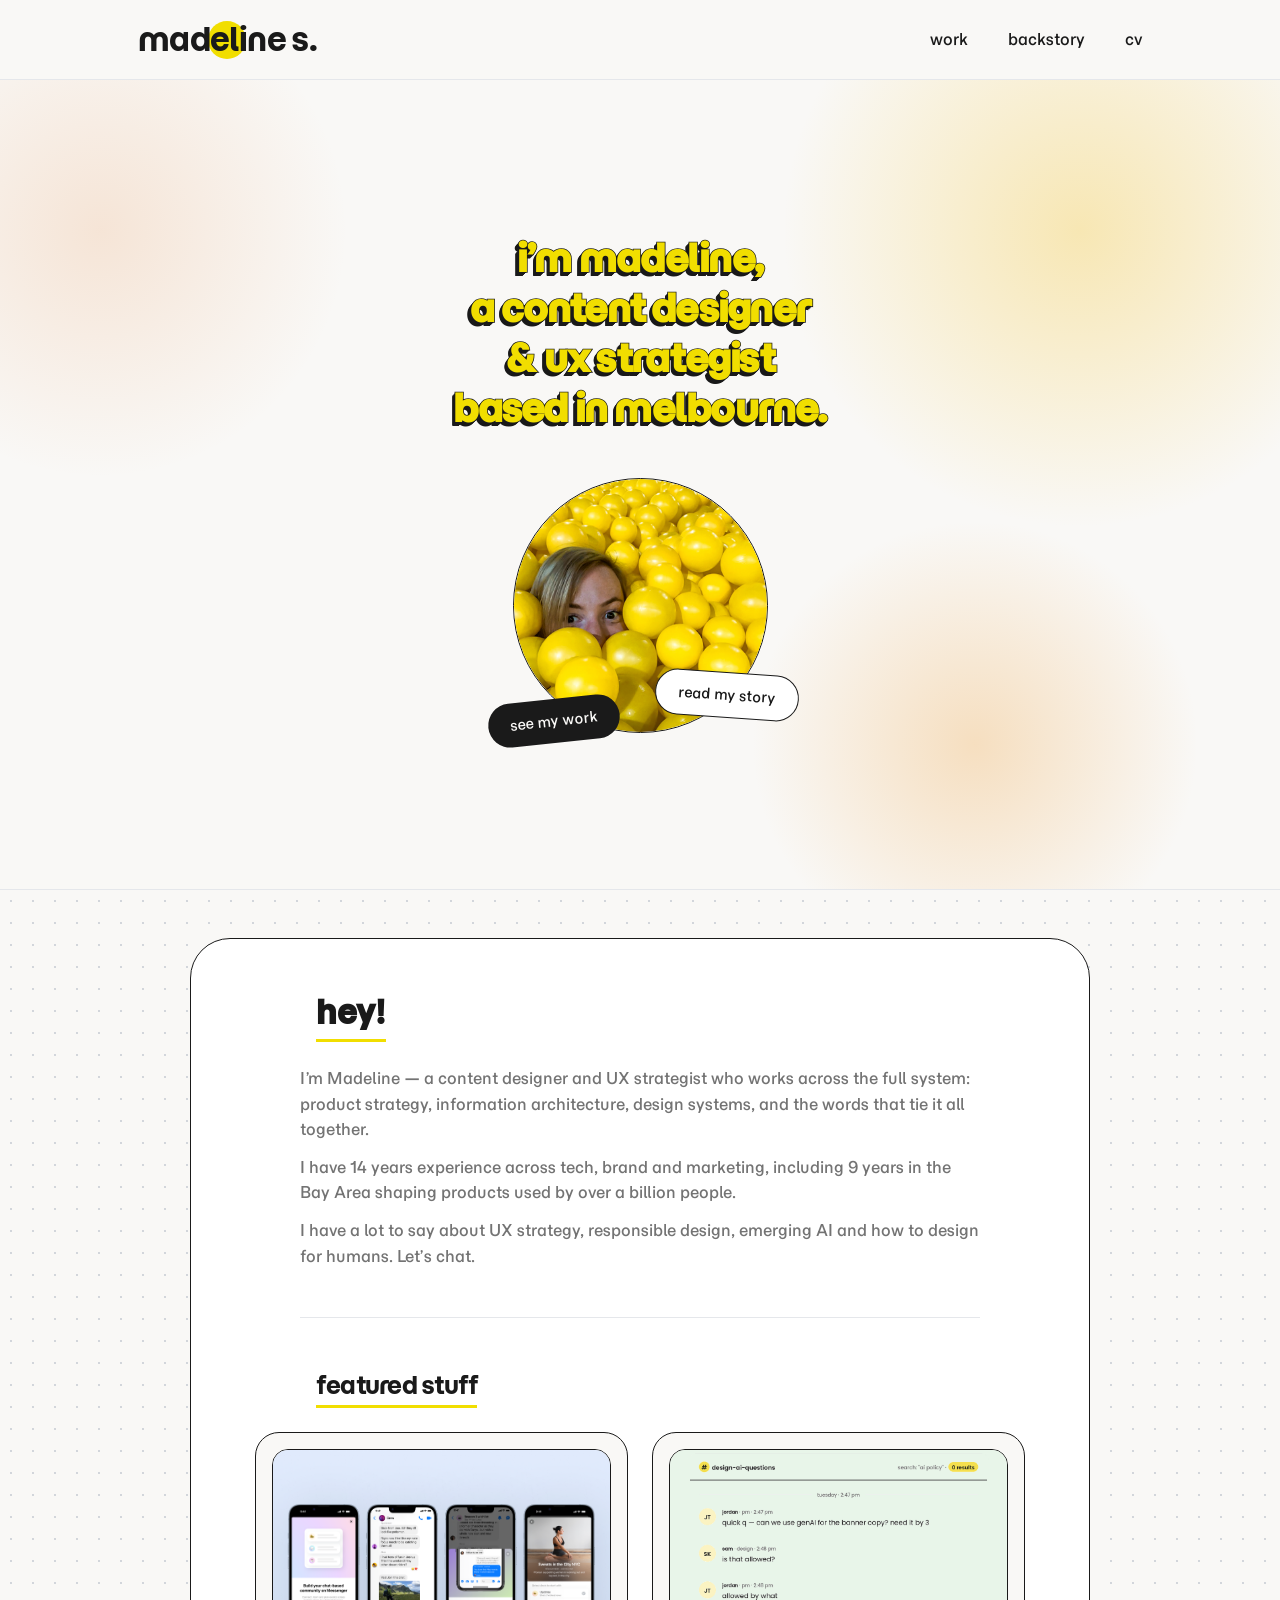
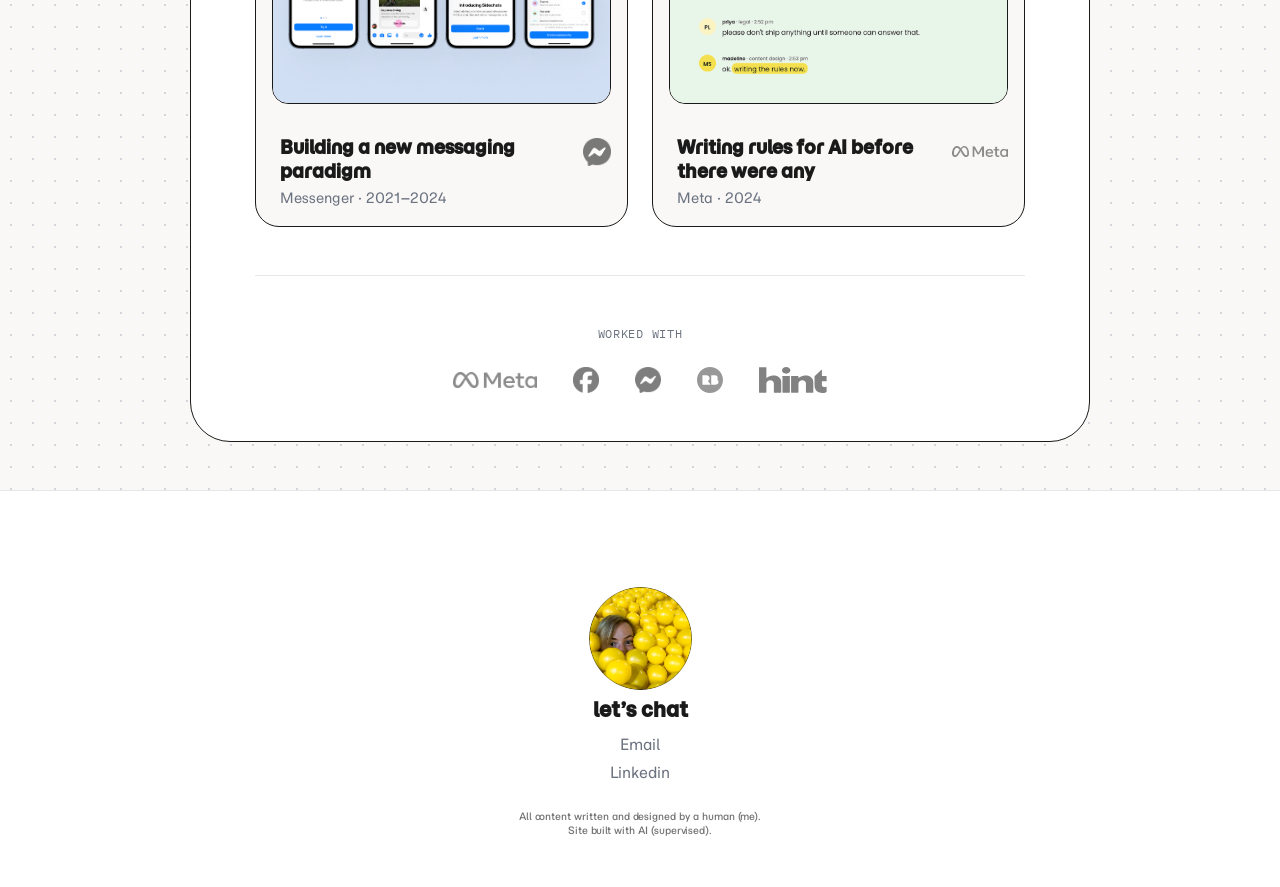
<file: index.html>
<!DOCTYPE html>
<html lang="en">
<head>
  <meta charset="UTF-8">
  <meta name="viewport" content="width=device-width, initial-scale=1.0">
  <title>Madeline Snow — UX Designer & Content Strategist</title>
  <meta property="og:title" content="Madeline Snow - Content Designer &amp; UX Strategist">
  <meta property="og:description" content="Content design and UX strategy portfolio — case studies, backstory, and CV.">
  <meta property="og:image" content="https://madelinesnow.lol/images/picme1.png">
  <meta property="og:type" content="website">
  <meta property="og:url" content="https://madelinesnow.lol/">
  <meta name="twitter:card" content="summary">
  <meta name="twitter:title" content="Madeline Snow - Content Designer &amp; UX Strategist">
  <meta name="twitter:description" content="Content design and UX strategy portfolio — case studies, backstory, and CV.">
  <meta name="twitter:image" content="https://madelinesnow.lol/images/picme1.png">
  <link rel="preconnect" href="https://fonts.googleapis.com">
  <link rel="preconnect" href="https://fonts.gstatic.com" crossorigin>
  <link href="https://fonts.googleapis.com/css2?family=Momo+Trust+Display&family=Momo+Trust+Sans:wght@200..800&family=Special+Gothic+Condensed+One&family=Special+Gothic+Expanded+One&family=Special+Gothic:wght@400..700&family=IBM+Plex+Mono:wght@400;500&display=swap" rel="stylesheet">
  <link rel="stylesheet" href="style.css">
</head>
<body>

  <header>
    <nav>
      <a href="/" class="logo is-active">madeline s.</a>
      <ul>
        <li><a href="work.html">work</a></li>
        <li><a href="my-story.html">backstory</a></li>
        <li><a href="cv.html">CV</a></li>
      </ul>
    </nav>
  </header>

  <section id="intro">
    <div class="blob blob-1"></div>
    <div class="blob blob-2"></div>
    <div class="blob blob-3"></div>
    <div class="hero-content">
      <h1 class="hero-heading">
        <span class="hero-line"><span class="word" style="animation-delay:0.05s">i’m</span> <span class="word" style="animation-delay:0.11s">madeline,</span></span>
        <span class="hero-line"><span class="word" style="animation-delay:0.17s">a</span> <span class="word" style="animation-delay:0.23s">content</span> <span class="word" style="animation-delay:0.29s">designer</span></span>
        <span class="hero-line"><span class="word" style="animation-delay:0.35s">&amp;</span> <span class="word" style="animation-delay:0.41s">ux</span> <span class="word" style="animation-delay:0.47s">strategist</span></span>
        <span class="hero-line"><span class="word" style="animation-delay:0.53s">based</span> <span class="word" style="animation-delay:0.59s">in</span> <span class="word" style="animation-delay:0.65s">melbourne.</span></span>
      </h1>
      <div class="hero-photo-wrap">
        <img src="images/picme1.png" alt="Madeline peeking out from a pit of yellow balls" class="hero-photo">
        <a href="work.html" class="btn btn-filled hero-float-btn hero-float-btn-1">see my work</a>
        <a href="my-story.html" class="btn btn-outline hero-float-btn hero-float-btn-2">read my story</a>
      </div>
    </div>
  </section>

  <main class="cs-body-wrapper">
    <div class="cs-body hello-section">
      <div class="site-footer-bio">
        <h2>hey!</h2>
        <p>I’m Madeline — a content designer and UX strategist who works across the full system: product strategy, information architecture, design systems, and the words that tie it all together.</p>
        <p>I have 14 years experience across tech, brand and marketing, including 9 years in the Bay Area shaping products used by over a billion people.</p>
        <p>I have a lot to say about UX strategy, responsible design, emerging AI and how to design for humans. Let’s chat.</p>
      </div>

      <h2 class="work-teaser-heading"><span>featured stuff</span></h2>

      <div class="case-grid">

        <a href="messenger.html" class="case-card">
          <img src="images/meta-cc-mocks2.webp" alt="Building a new messaging paradigm" class="case-img">
          <div class="case-card-footer">
            <div class="case-card-text">
              <h3>Building a new messaging paradigm</h3>
              <p class="case-meta">Messenger · 2021–2024</p>
            </div>
            <img src="images/messengericon.png" alt="Messenger" class="case-card-logo">
          </div>
        </a>

        <a href="ai-rules.html" class="case-card">
          <div class="case-img-frame">
            <img src="images/ai-rules4.png" alt="Writing rules for AI before there were any" class="case-img">
          </div>
          <div class="case-card-footer">
            <div class="case-card-text">
              <h3>Writing rules for AI before there were any</h3>
              <p class="case-meta">Meta · 2024</p>
            </div>
            <img src="images/metalogo-clean.png" alt="Meta" class="case-card-logo">
          </div>
        </a>

      </div>

      <div class="hello-logos">
        <p class="hello-logos-label">worked with</p>
        <div class="hello-logos-row">
          <img src="images/metalogo-clean.png" alt="Meta" class="hello-logo">
          <img src="images/fblogo-clean.png" alt="Facebook" class="hello-logo">
          <img src="images/messengericon.png" alt="Messenger" class="hello-logo">
          <img src="images/RB_Grey_RGB.svg" alt="Redbubble" class="hello-logo">
          <img src="images/hintlogo.svg" alt="Hint" class="hello-logo">
        </div>
      </div>
    </div>
  </main>

  <!-- ── SITE FOOTER ── -->
  <footer class="site-footer-mini">
    <div class="site-footer-mini-photo">
      <img src="images/picme2.png" alt="Madeline peeking out from a pit of yellow balls">
    </div>
    <div class="site-footer-contact">
      <h2>let’s chat</h2>
      <ul>
        <li><a href="mailto:mlsnow26@gmail.com">Email</a></li>
        <li><a href="https://www.linkedin.com/in/madelinesnow/" target="_blank" rel="noopener">Linkedin</a></li>
      </ul>
    </div>
    <p class="site-footer-mini-note">All content written and designed by a human (me).<br>Site built with AI (supervised).</p>
  </footer>

  <script src="scroll-reveal.js"></script>

  <!-- Cloudflare Web Analytics -->
  <script type='module' src='https://static.cloudflareinsights.com/beacon.min.js' data-cf-beacon='{"token": "91945d05067e477dbabb19c5dc5f037b"}'></script>
  <!-- End Cloudflare Web Analytics -->
</body>
</html>
</file>
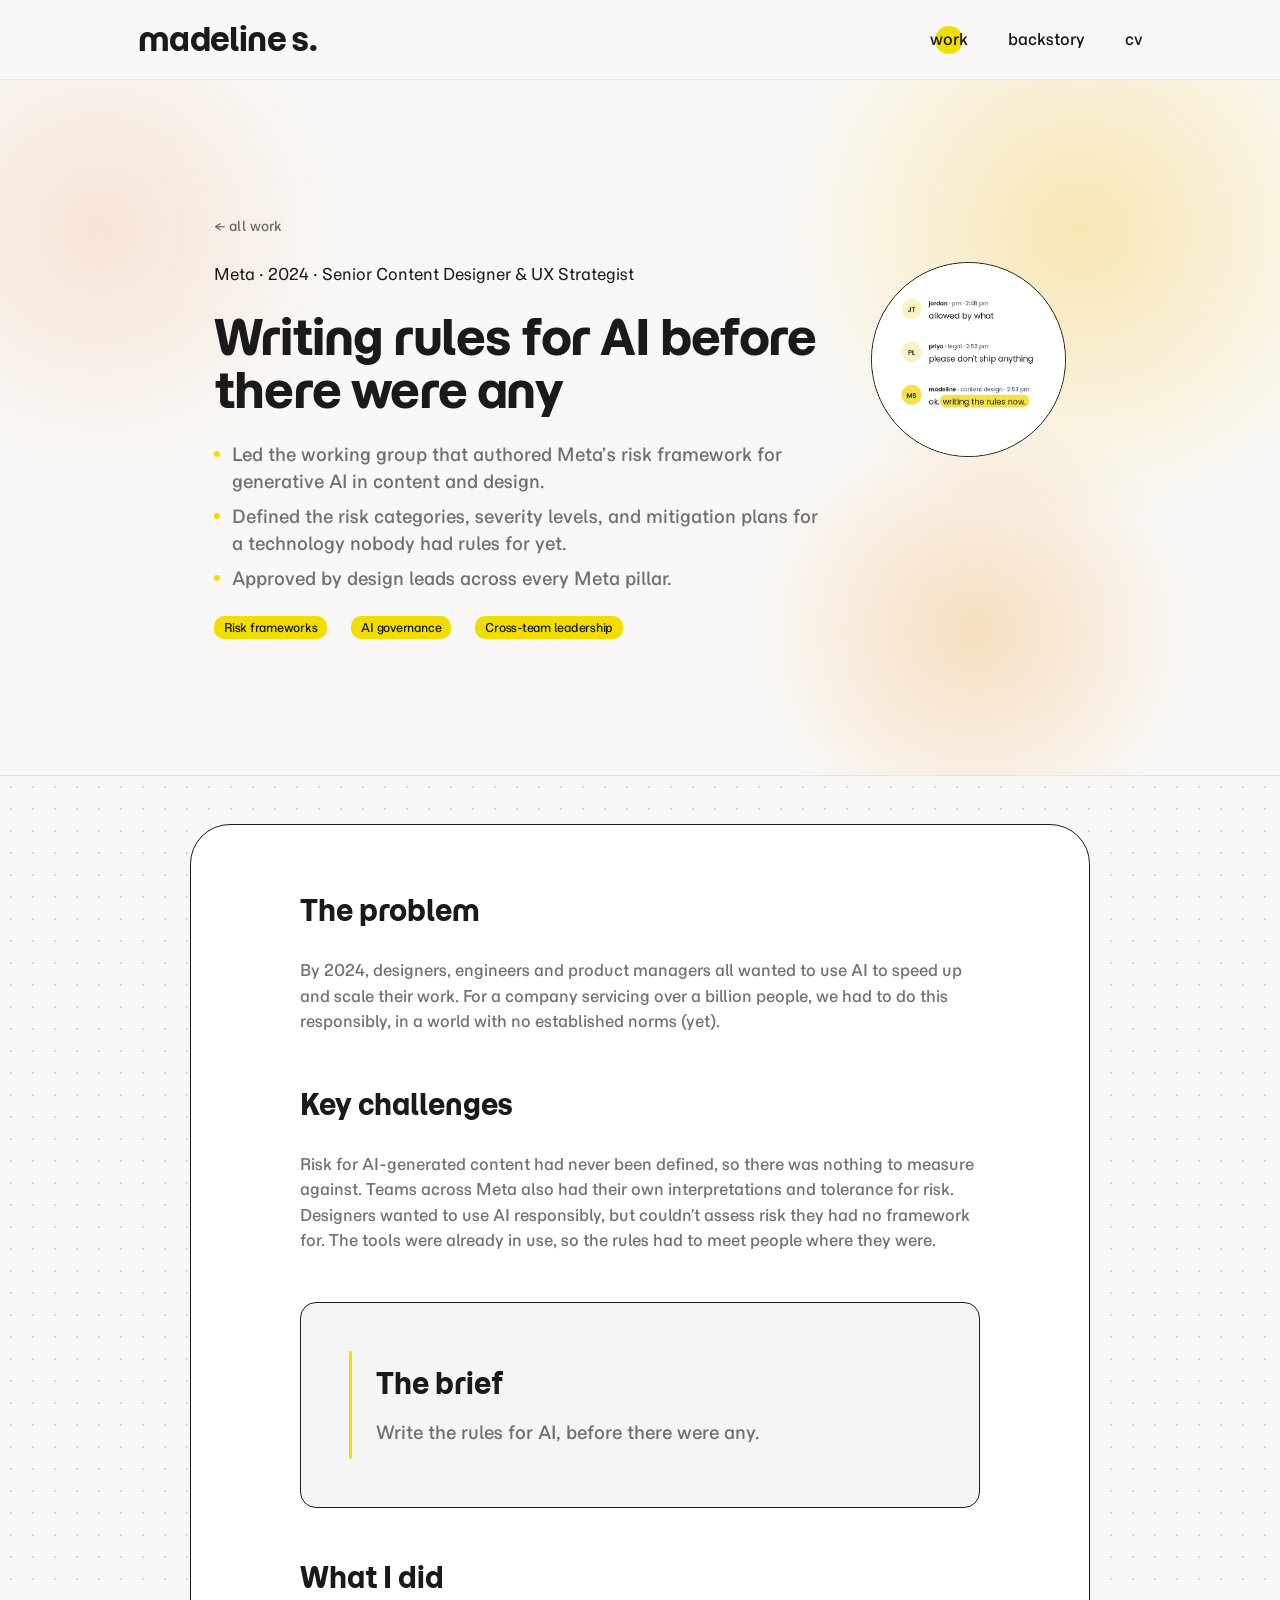
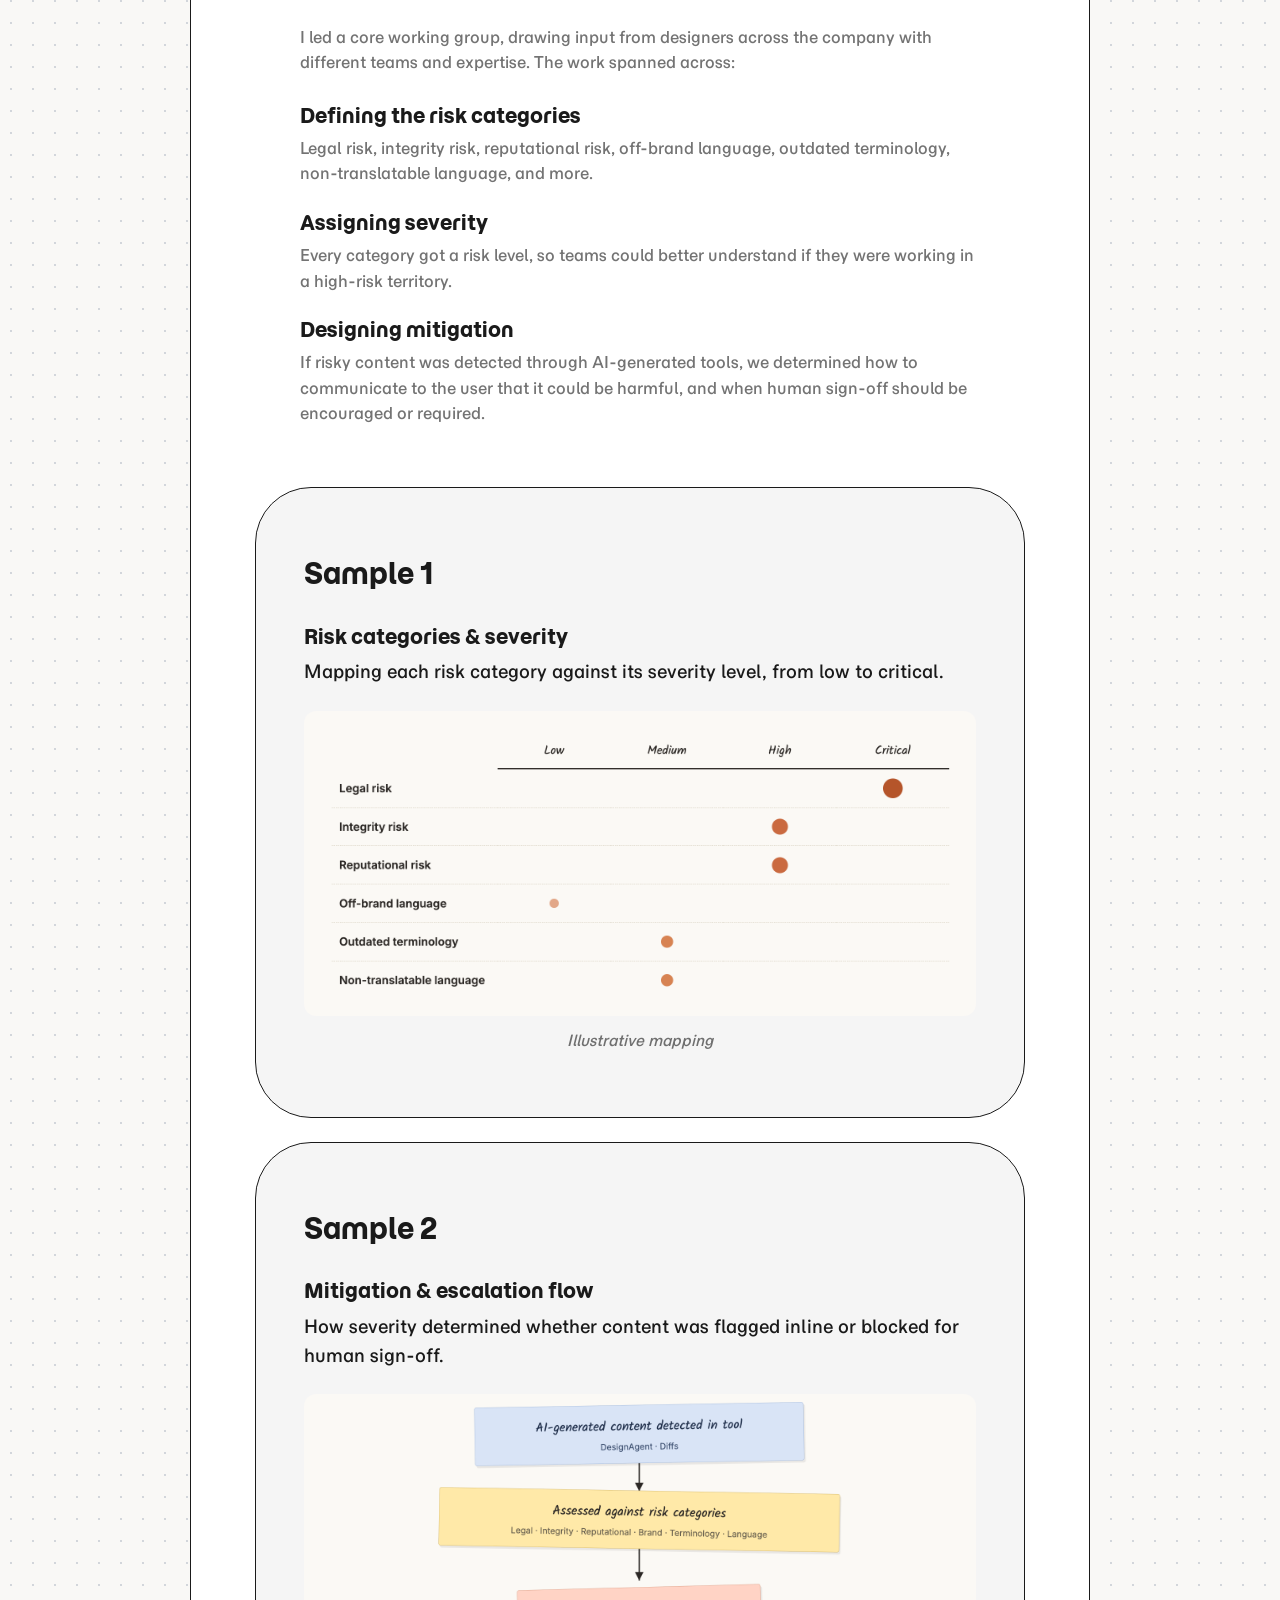
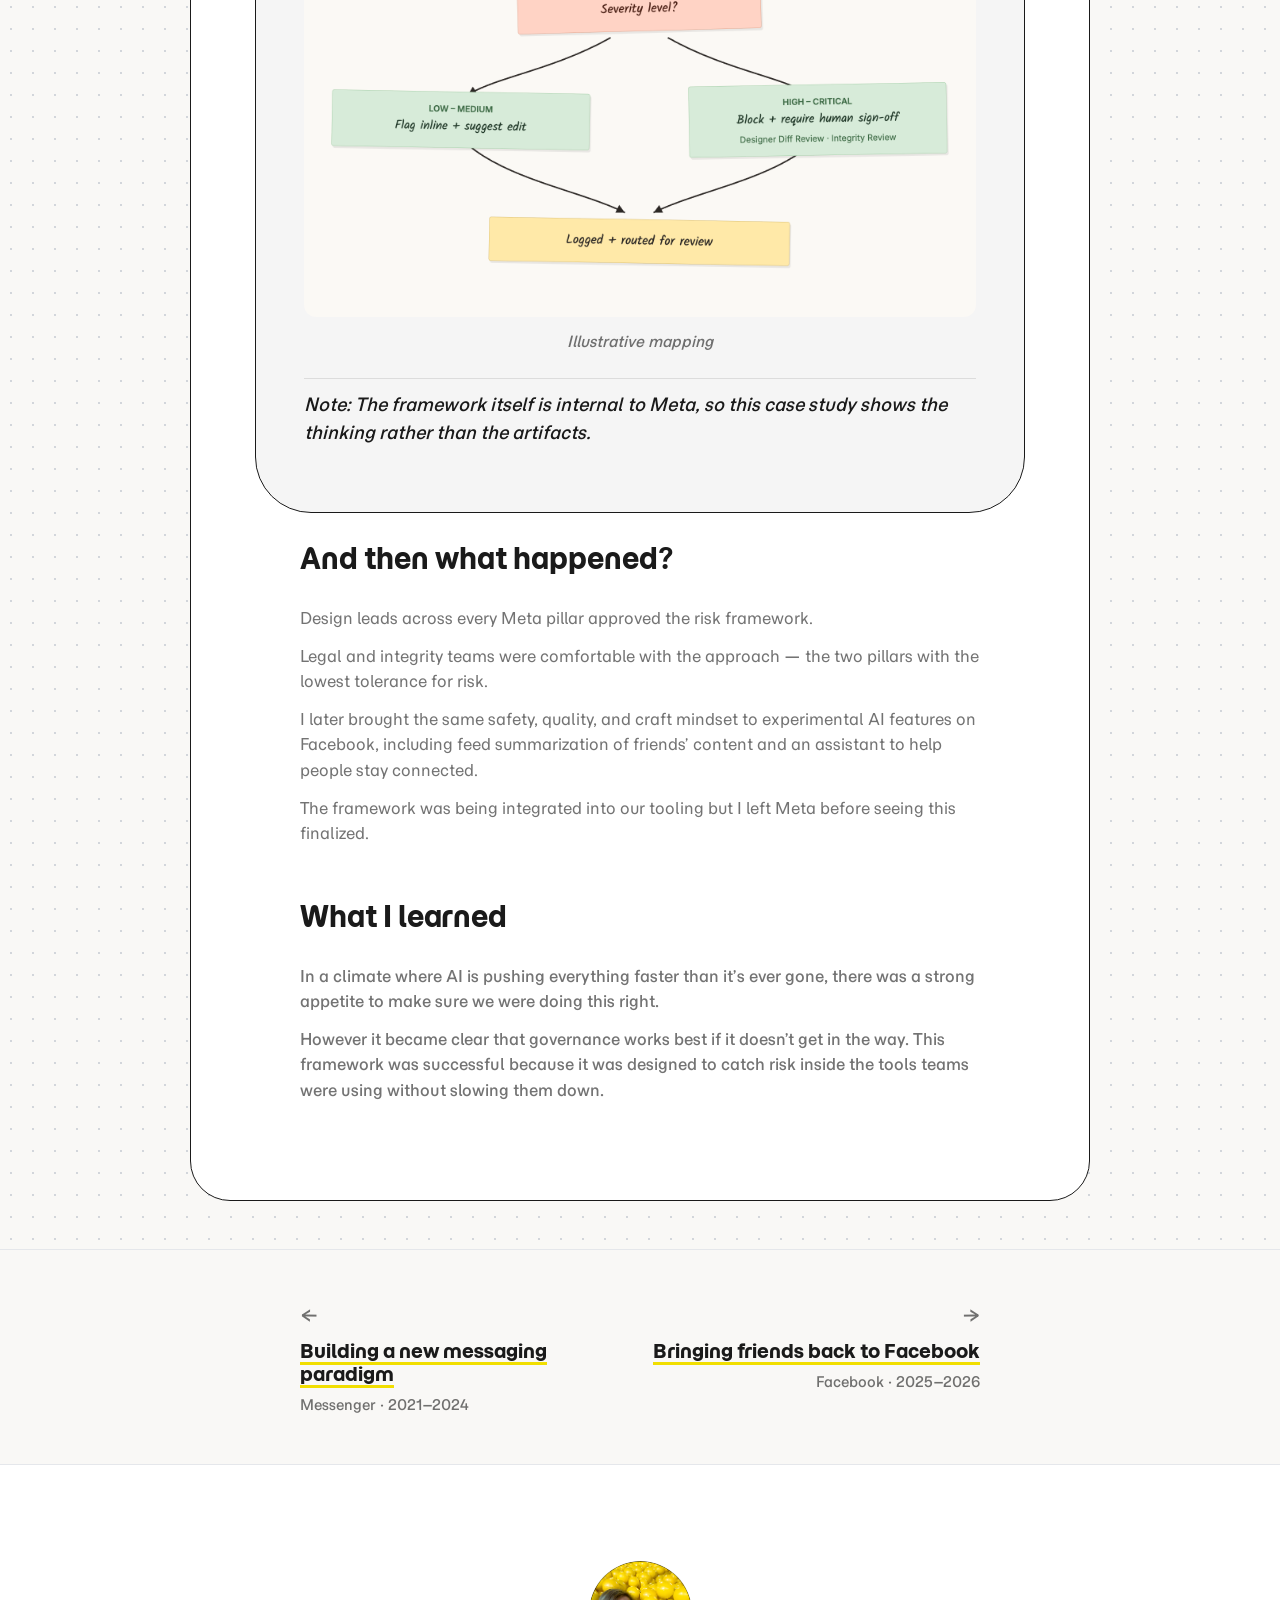
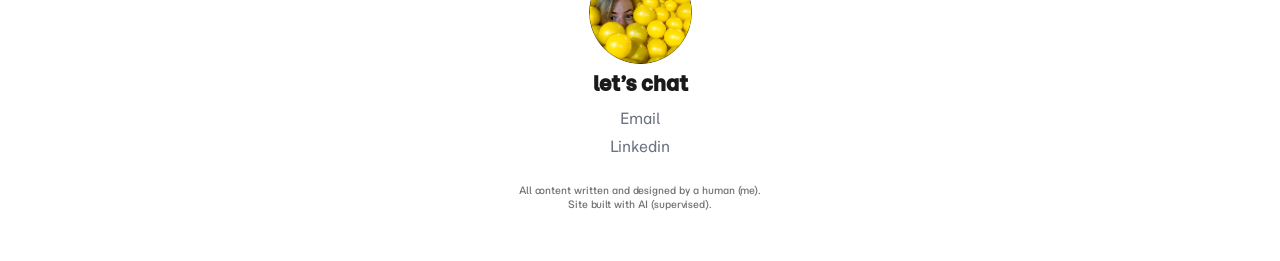
<file: ai-rules.html>
<!DOCTYPE html>
<html lang="en">
<head>
  <meta charset="UTF-8">
  <meta name="viewport" content="width=device-width, initial-scale=1.0">
  <title>Writing rules for AI before there were any — Madeline Snow</title>
  <meta property="og:title" content="Madeline Snow - Content Designer &amp; UX Strategist">
  <meta property="og:description" content="Content design and UX strategy portfolio — case studies, backstory, and CV.">
  <meta property="og:image" content="https://madelinesnow.lol/images/picme1.png">
  <meta property="og:type" content="website">
  <meta property="og:url" content="https://madelinesnow.lol/ai-rules.html">
  <meta name="twitter:card" content="summary">
  <meta name="twitter:title" content="Madeline Snow - Content Designer &amp; UX Strategist">
  <meta name="twitter:description" content="Content design and UX strategy portfolio — case studies, backstory, and CV.">
  <meta name="twitter:image" content="https://madelinesnow.lol/images/picme1.png">
  <link rel="preconnect" href="https://fonts.googleapis.com">
  <link rel="preconnect" href="https://fonts.gstatic.com" crossorigin>
  <link href="https://fonts.googleapis.com/css2?family=Momo+Trust+Display&family=Momo+Trust+Sans:wght@200..800&family=Special+Gothic+Condensed+One&family=Special+Gothic+Expanded+One&family=Special+Gothic:wght@400..700&display=swap" rel="stylesheet">
  <link rel="stylesheet" href="style.css">
</head>
<body>

  <header>
    <nav>
      <a href="/" class="logo">madeline s.</a>
      <ul>
        <li><a href="work.html" class="is-active">work</a></li>
        <li><a href="my-story.html">backstory</a></li>
        <li><a href="cv.html">CV</a></li>
      </ul>
    </nav>
  </header>

  <!-- ── HERO — white background, generous padding ── -->
  <div class="cs-hero-wrapper">
    <div class="blob blob-1"></div>
    <div class="blob blob-2"></div>
    <div class="blob blob-3"></div>
    <div class="cs-hero">
      <a href="work.html" class="cs-back">&larr; all work</a>
      <div class="cs-hero-row">
        <div class="cs-hero-text">
          <p class="cs-eyebrow">Meta · 2024 · Senior Content Designer &amp; UX Strategist</p>
          <h1>Writing rules for AI before there were any</h1>
          <ul class="cs-tldr">
            <li>Led the working group that authored Meta’s risk framework for generative AI in content and design.</li>
            <li>Defined the risk categories, severity levels, and mitigation plans for a technology nobody had rules for yet.</li>
            <li>Approved by design leads across every Meta pillar.</li>
          </ul>
          <div class="cs-pills">
            <span class="cs-pill">Risk frameworks</span>
            <span class="cs-pill">AI governance</span>
            <span class="cs-pill">Cross-team leadership</span>
          </div>
        </div>
        <div class="cs-hero-photo-wrap">
          <img src="images/ai-rules3.png" alt="Writing rules for AI before there were any" class="cs-hero-photo">
        </div>
      </div>
    </div>
  </div>

  <!-- ── CONTENT — dotted background ── -->
  <div class="cs-body-wrapper">
   <div class="cs-body">

    <!-- ── THE PROBLEM ── -->
    <div class="cs-section">
      <h2>The problem</h2>
      <p>By 2024, designers, engineers and product managers all wanted to use AI to speed up and scale their work. For a company servicing over a billion people, we had to do this responsibly, in a world with no established norms (yet).</p>
    </div>

    <!-- ── KEY CHALLENGES ── -->
    <div class="cs-section">
      <h2>Key challenges</h2>
      <p>Risk for AI-generated content had never been defined, so there was nothing to measure against. Teams across Meta also had their own interpretations and tolerance for risk. Designers wanted to use AI responsibly, but couldn’t assess risk they had no framework for. The tools were already in use, so the rules had to meet people where they were.</p>
      <div class="cs-brief">
        <svg class="cs-brief-line" width="3" height="108" viewBox="0 0 3 108" fill="none" aria-hidden="true">
          <path d="M1.5 106.505L1.5 1.5" stroke="#F1DE00" stroke-width="3" stroke-linecap="round"/>
        </svg>
        <div class="cs-brief-content">
          <h2>The brief</h2>
          <p>Write the rules for AI, before there were any.</p>
        </div>
      </div>
    </div>

    <!-- ── WHAT I DID ── -->
    <div class="cs-section">
      <h2>What I did</h2>
      <p>I led a core working group, drawing input from designers across the company with different teams and expertise. The work spanned across:</p>
      <div class="cs-subsections">
        <div class="cs-subsection">
          <h3>Defining the risk categories</h3>
          <p>Legal risk, integrity risk, reputational risk, off-brand language, outdated terminology, non-translatable language, and more.</p>
        </div>
        <div class="cs-subsection">
          <h3>Assigning severity</h3>
          <p>Every category got a risk level, so teams could better understand if they were working in a high-risk territory.</p>
        </div>
        <div class="cs-subsection">
          <h3>Designing mitigation</h3>
          <p>If risky content was detected through AI-generated tools, we determined how to communicate to the user that it could be harmful, and when human sign-off should be encouraged or required.</p>
        </div>
      </div>
    </div>

    <!-- ── SAMPLE 1 ── -->
    <div class="cs-sample cs-sample--1">
      <div class="cs-sample-header">
        <p class="sample-label">Sample 1</p>
        <h3>Risk categories &amp; severity</h3>
        <p>Mapping each risk category against its severity level, from low to critical.</p>
      </div>
      <div class="sample-images sample-images--docs">
        <img src="images/ai-risk-matrix.png" alt="Risk severity matrix mapping legal, integrity, reputational, and language risks from low to critical">
      </div>
      <p class="sample-caption">Illustrative mapping</p>
    </div>

    <!-- ── SAMPLE 2 ── -->
    <div class="cs-sample cs-sample--1">
      <div class="cs-sample-header">
        <p class="sample-label">Sample 2</p>
        <h3>Mitigation &amp; escalation flow</h3>
        <p>How severity determined whether content was flagged inline or blocked for human sign-off.</p>
      </div>
      <div class="sample-images sample-images--docs">
        <img src="images/ai-mitigation-flow.png" alt="Flowchart from AI-generated content detection through risk assessment to flag or block decisions">
      </div>
      <p class="sample-caption">Illustrative mapping</p>
      <p class="cs-note">Note: The framework itself is internal to Meta, so this case study shows the thinking rather than the artifacts.</p>
    </div>

    <!-- ── AND THEN WHAT HAPPENED ── -->
    <div class="cs-section">
      <h2>And then what happened?</h2>
      <ul>
        <li>Design leads across every Meta pillar approved the risk framework.</li>
        <li>Legal and integrity teams were comfortable with the approach — the two pillars with the lowest tolerance for risk.</li>
        <li>I later brought the same safety, quality, and craft mindset to experimental AI features on Facebook, including feed summarization of friends’ content and an assistant to help people stay connected.</li>
        <li>The framework was being integrated into our tooling but I left Meta before seeing this finalized.</li>
      </ul>
    </div>

    <!-- ── WHAT I LEARNED ── -->
    <div class="cs-section">
      <h2>What I learned</h2>
      <p>In a climate where AI is pushing everything faster than it’s ever gone, there was a strong appetite to make sure we were doing this right.</p>
      <p>However it became clear that governance works best if it doesn’t get in the way. This framework was successful because it was designed to catch risk inside the tools teams were using without slowing them down.</p>
    </div>

   </div>
  </div>

  <!-- ── FOOTER ── -->
  <footer class="cs-footer-full">
    <div class="cs-footer-nav">
      <a href="messenger.html" class="cs-nav-prev">
        <p class="cs-nav-label"><span class="sr-only">Previous</span><span aria-hidden="true">&larr;</span></p>
        <p class="cs-nav-title">Building a new messaging paradigm</p>
        <p class="cs-nav-meta">Messenger · 2021–2024</p>
      </a>
      <a href="facebook-friends.html" class="cs-nav-next">
        <p class="cs-nav-label"><span class="sr-only">Next</span><span aria-hidden="true">&rarr;</span></p>
        <p class="cs-nav-title">Bringing friends back to Facebook</p>
        <p class="cs-nav-meta">Facebook · 2025–2026</p>
      </a>
    </div>
  </footer>

  <!-- ── SITE FOOTER ── -->
  <footer class="site-footer-mini">
    <div class="site-footer-mini-photo">
      <img src="images/picme2.png" alt="Madeline peeking out from a pit of yellow balls">
    </div>
    <div class="site-footer-contact">
      <h2>let’s chat</h2>
      <ul>
        <li><a href="mailto:mlsnow26@gmail.com">Email</a></li>
        <li><a href="https://www.linkedin.com/in/madelinesnow/" target="_blank" rel="noopener">Linkedin</a></li>
      </ul>
    </div>
    <p class="site-footer-mini-note">All content written and designed by a human (me).<br>Site built with AI (supervised).</p>
  </footer>

  <script src="scroll-reveal.js"></script>

  <!-- Cloudflare Web Analytics -->
  <script type='module' src='https://static.cloudflareinsights.com/beacon.min.js' data-cf-beacon='{"token": "91945d05067e477dbabb19c5dc5f037b"}'></script>
  <!-- End Cloudflare Web Analytics -->
</body>
</html>
</file>
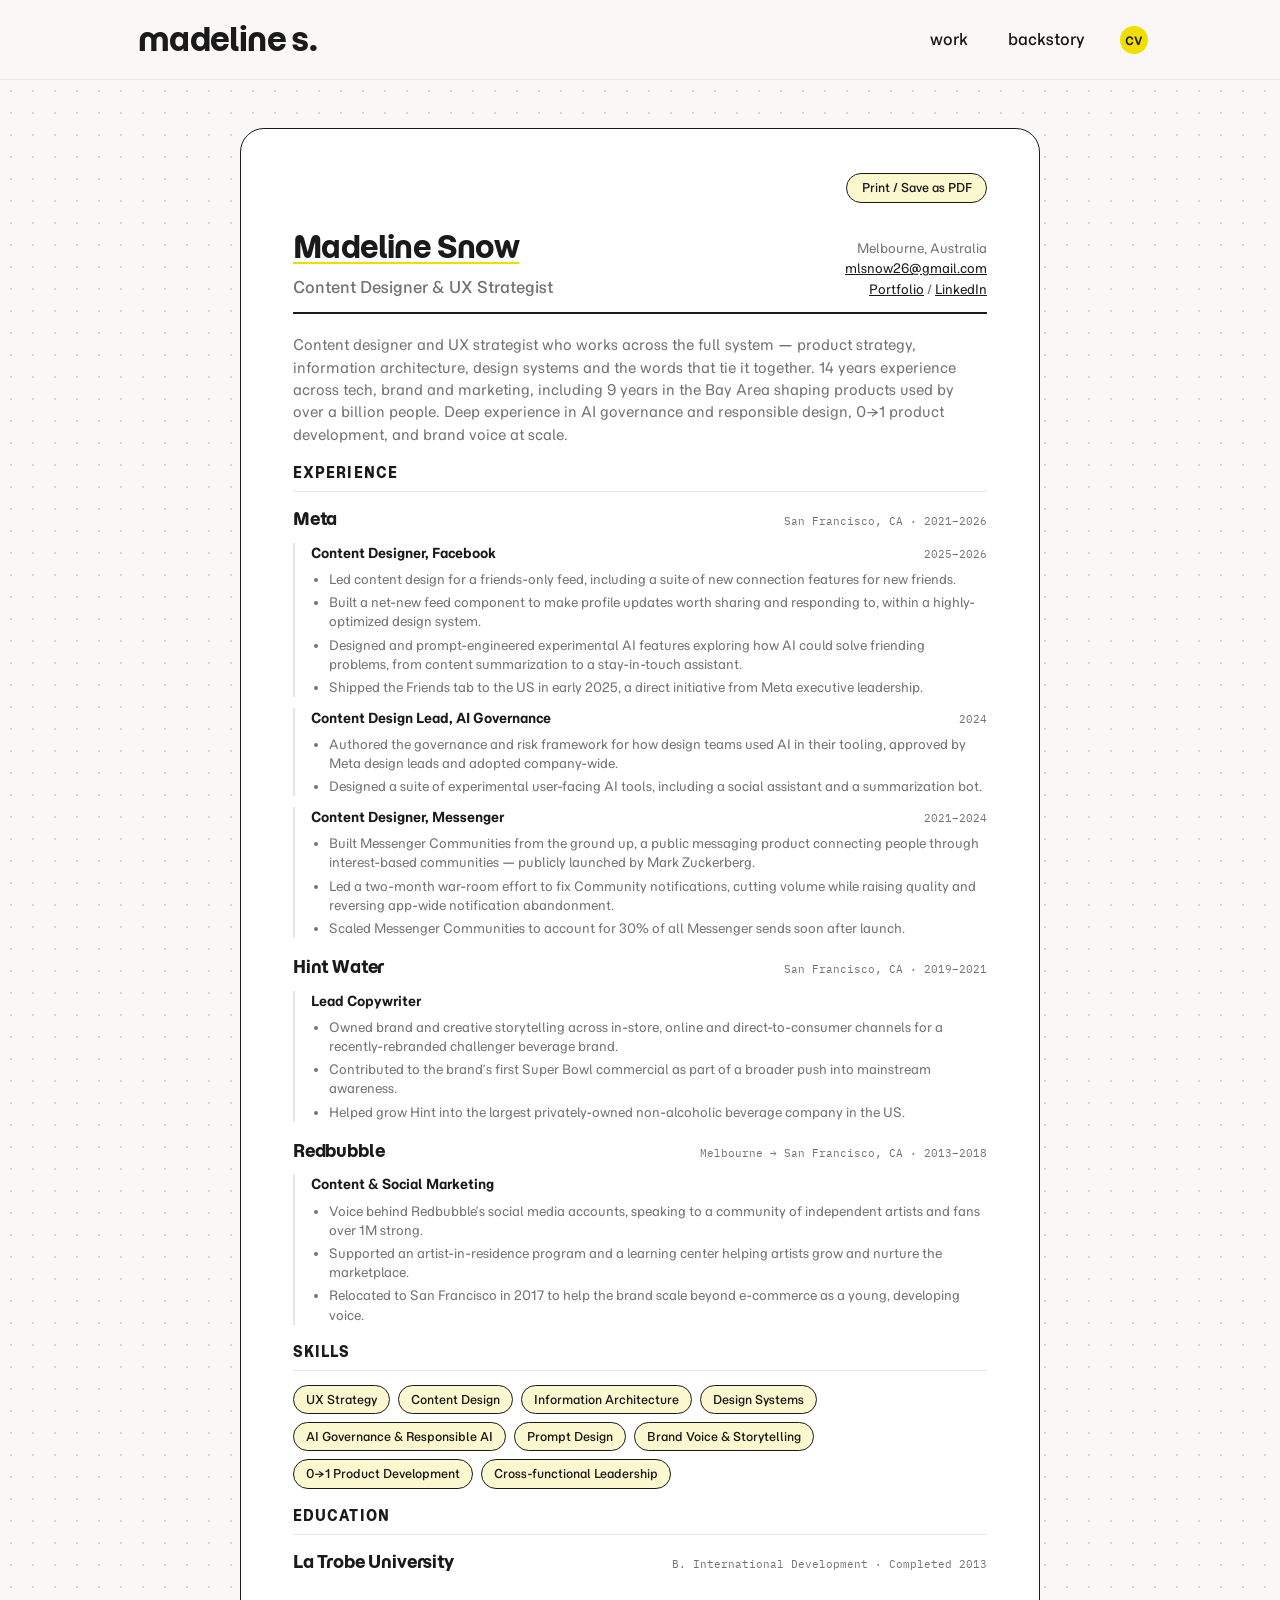
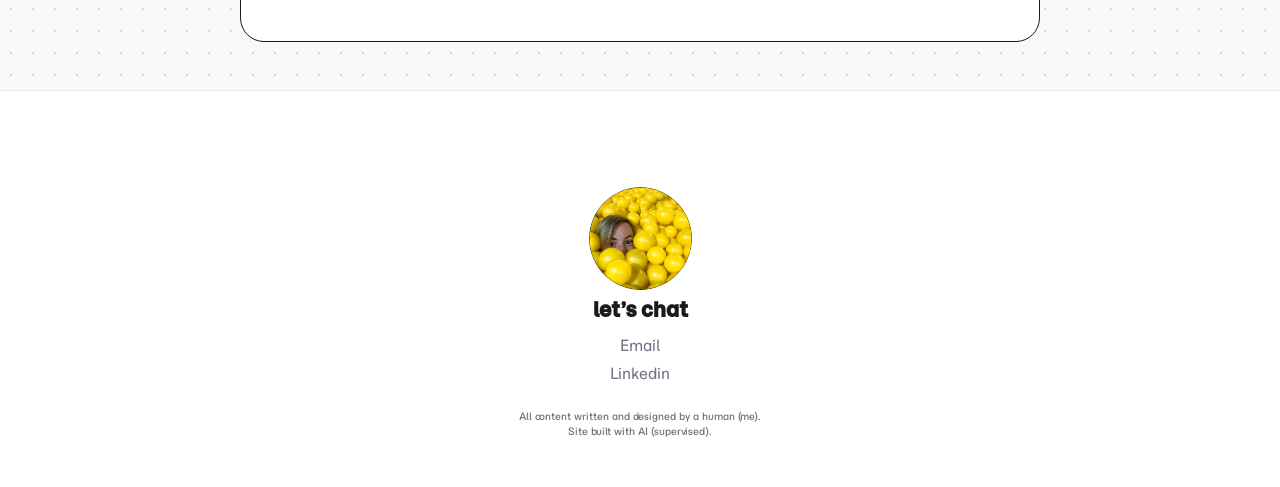
<file: cv.html>
<!DOCTYPE html>
<html lang="en">
<head>
  <meta charset="UTF-8">
  <meta name="viewport" content="width=device-width, initial-scale=1.0">
  <title>CV — Madeline Snow</title>
  <meta property="og:title" content="Madeline Snow - Content Designer &amp; UX Strategist">
  <meta property="og:description" content="Content design and UX strategy portfolio — case studies, backstory, and CV.">
  <meta property="og:image" content="https://madelinesnow.lol/images/picme1.png">
  <meta property="og:type" content="website">
  <meta property="og:url" content="https://madelinesnow.lol/cv.html">
  <meta name="twitter:card" content="summary">
  <meta name="twitter:title" content="Madeline Snow - Content Designer &amp; UX Strategist">
  <meta name="twitter:description" content="Content design and UX strategy portfolio — case studies, backstory, and CV.">
  <meta name="twitter:image" content="https://madelinesnow.lol/images/picme1.png">
  <link rel="preconnect" href="https://fonts.googleapis.com">
  <link rel="preconnect" href="https://fonts.gstatic.com" crossorigin>
  <link href="https://fonts.googleapis.com/css2?family=Momo+Trust+Display&family=Momo+Trust+Sans:wght@200..800&family=Special+Gothic+Condensed+One&family=Special+Gothic+Expanded+One&family=Special+Gothic:wght@400..700&family=IBM+Plex+Mono:wght@400;500&display=swap" rel="stylesheet">
  <link rel="stylesheet" href="style.css">
</head>
<body>

  <header class="cv-no-print">
    <nav>
      <a href="/" class="logo">madeline s.</a>
      <ul>
        <li><a href="work.html">work</a></li>
        <li><a href="my-story.html">backstory</a></li>
        <li><a href="cv.html" class="is-active">CV</a></li>
      </ul>
    </nav>
  </header>

  <div class="cv-wrapper">
    <div class="cv-sheet">

      <button class="cv-print-btn cv-no-print" onclick="window.print()">Print / Save as PDF</button>

      <!-- ── HEADER ── -->
      <div class="cv-header">
        <div>
          <p class="cv-name">Madeline Snow</p>
          <p class="cv-title">Content Designer &amp; UX Strategist</p>
        </div>
        <div class="cv-contact">
          <p>Melbourne, Australia</p>
          <p><a href="mailto:mlsnow26@gmail.com">mlsnow26@gmail.com</a></p>
          <p><a href="/">Portfolio</a> / <a href="https://www.linkedin.com/in/madelinesnow/" target="_blank" rel="noopener">LinkedIn</a></p>
        </div>
      </div>

      <!-- ── SUMMARY ── -->
      <div class="cv-section">
        <p class="cv-summary">Content designer and UX strategist who works across the full system — product strategy, information architecture, design systems and the words that tie it together. 14 years experience across tech, brand and marketing, including 9 years in the Bay Area shaping products used by over a billion people. Deep experience in AI governance and responsible design, 0&rarr;1 product development, and brand voice at scale.</p>
      </div>

      <!-- ── EXPERIENCE ── -->
      <div class="cv-section">
        <h2>Experience</h2>

        <div class="cv-company">
          <div class="cv-company-header">
            <p class="cv-company-name">Meta</p>
            <p class="cv-company-loc">San Francisco, CA · 2021–2026</p>
          </div>

          <div class="cv-role">
            <div class="cv-role-header">
              <p class="cv-role-title">Content Designer, Facebook</p>
              <p class="cv-role-meta">2025–2026</p>
            </div>
            <ul>
              <li>Led content design for a friends-only feed, including a suite of new connection features for new friends.</li>
              <li>Built a net-new feed component to make profile updates worth sharing and responding to, within a highly-optimized design system.</li>
              <li>Designed and prompt-engineered experimental AI features exploring how AI could solve friending problems, from content summarization to a stay-in-touch assistant.</li>
              <li>Shipped the Friends tab to the US in early 2025, a direct initiative from Meta executive leadership.</li>
            </ul>
          </div>

          <div class="cv-role">
            <div class="cv-role-header">
              <p class="cv-role-title">Content Design Lead, AI Governance</p>
              <p class="cv-role-meta">2024</p>
            </div>
            <ul>
              <li>Authored the governance and risk framework for how design teams used AI in their tooling, approved by Meta design leads and adopted company-wide.</li>
              <li>Designed a suite of experimental user-facing AI tools, including a social assistant and a summarization bot.</li>
            </ul>
          </div>

          <div class="cv-role">
            <div class="cv-role-header">
              <p class="cv-role-title">Content Designer, Messenger</p>
              <p class="cv-role-meta">2021–2024</p>
            </div>
            <ul>
              <li>Built Messenger Communities from the ground up, a public messaging product connecting people through interest-based communities — publicly launched by Mark Zuckerberg.</li>
              <li>Led a two-month war-room effort to fix Community notifications, cutting volume while raising quality and reversing app-wide notification abandonment.</li>
              <li>Scaled Messenger Communities to account for 30% of all Messenger sends soon after launch.</li>
            </ul>
          </div>
        </div>

        <div class="cv-company">
          <div class="cv-company-header">
            <p class="cv-company-name">Hint Water</p>
            <p class="cv-company-loc">San Francisco, CA · 2019–2021</p>
          </div>
          <div class="cv-role">
            <div class="cv-role-header">
              <p class="cv-role-title">Lead Copywriter</p>
            </div>
            <ul>
              <li>Owned brand and creative storytelling across in-store, online and direct-to-consumer channels for a recently-rebranded challenger beverage brand.</li>
              <li>Contributed to the brand’s first Super Bowl commercial as part of a broader push into mainstream awareness.</li>
              <li>Helped grow Hint into the largest privately-owned non-alcoholic beverage company in the US.</li>
            </ul>
          </div>
        </div>

        <div class="cv-company">
          <div class="cv-company-header">
            <p class="cv-company-name">Redbubble</p>
            <p class="cv-company-loc">Melbourne &rarr; San Francisco, CA · 2013–2018</p>
          </div>
          <div class="cv-role">
            <div class="cv-role-header">
              <p class="cv-role-title">Content &amp; Social Marketing</p>
            </div>
            <ul>
              <li>Voice behind Redbubble’s social media accounts, speaking to a community of independent artists and fans over 1M strong.</li>
              <li>Supported an artist-in-residence program and a learning center helping artists grow and nurture the marketplace.</li>
              <li>Relocated to San Francisco in 2017 to help the brand scale beyond e-commerce as a young, developing voice.</li>
            </ul>
          </div>
        </div>
      </div>

      <!-- ── SKILLS ── -->
      <div class="cv-section">
        <h2>Skills</h2>
        <div class="cv-skills">
          <span class="cv-skill-pill">UX Strategy</span>
          <span class="cv-skill-pill">Content Design</span>
          <span class="cv-skill-pill">Information Architecture</span>
          <span class="cv-skill-pill">Design Systems</span>
          <span class="cv-skill-pill">AI Governance &amp; Responsible AI</span>
          <span class="cv-skill-pill">Prompt Design</span>
          <span class="cv-skill-pill">Brand Voice &amp; Storytelling</span>
          <span class="cv-skill-pill">0&rarr;1 Product Development</span>
          <span class="cv-skill-pill">Cross-functional Leadership</span>
        </div>
      </div>

      <!-- ── EDUCATION ── -->
      <div class="cv-section">
        <h2>Education</h2>
        <div class="cv-company">
          <div class="cv-company-header">
            <p class="cv-company-name">La Trobe University</p>
            <p class="cv-company-loc">B. International Development · Completed 2013</p>
          </div>
        </div>
      </div>

    </div>
  </div>

  <!-- ── SITE FOOTER ── -->
  <footer class="site-footer-mini cv-no-print">
    <div class="site-footer-mini-photo">
      <img src="images/picme2.png" alt="Madeline peeking out from a pit of yellow balls">
    </div>
    <div class="site-footer-contact">
      <h2>let’s chat</h2>
      <ul>
        <li><a href="mailto:mlsnow26@gmail.com">Email</a></li>
        <li><a href="https://www.linkedin.com/in/madelinesnow/" target="_blank" rel="noopener">Linkedin</a></li>
      </ul>
    </div>
    <p class="site-footer-mini-note">All content written and designed by a human (me).<br>Site built with AI (supervised).</p>
  </footer>

  <!-- Cloudflare Web Analytics -->
  <script type='module' src='https://static.cloudflareinsights.com/beacon.min.js' data-cf-beacon='{"token": "91945d05067e477dbabb19c5dc5f037b"}'></script>
  <!-- End Cloudflare Web Analytics -->
</body>
</html>
</file>
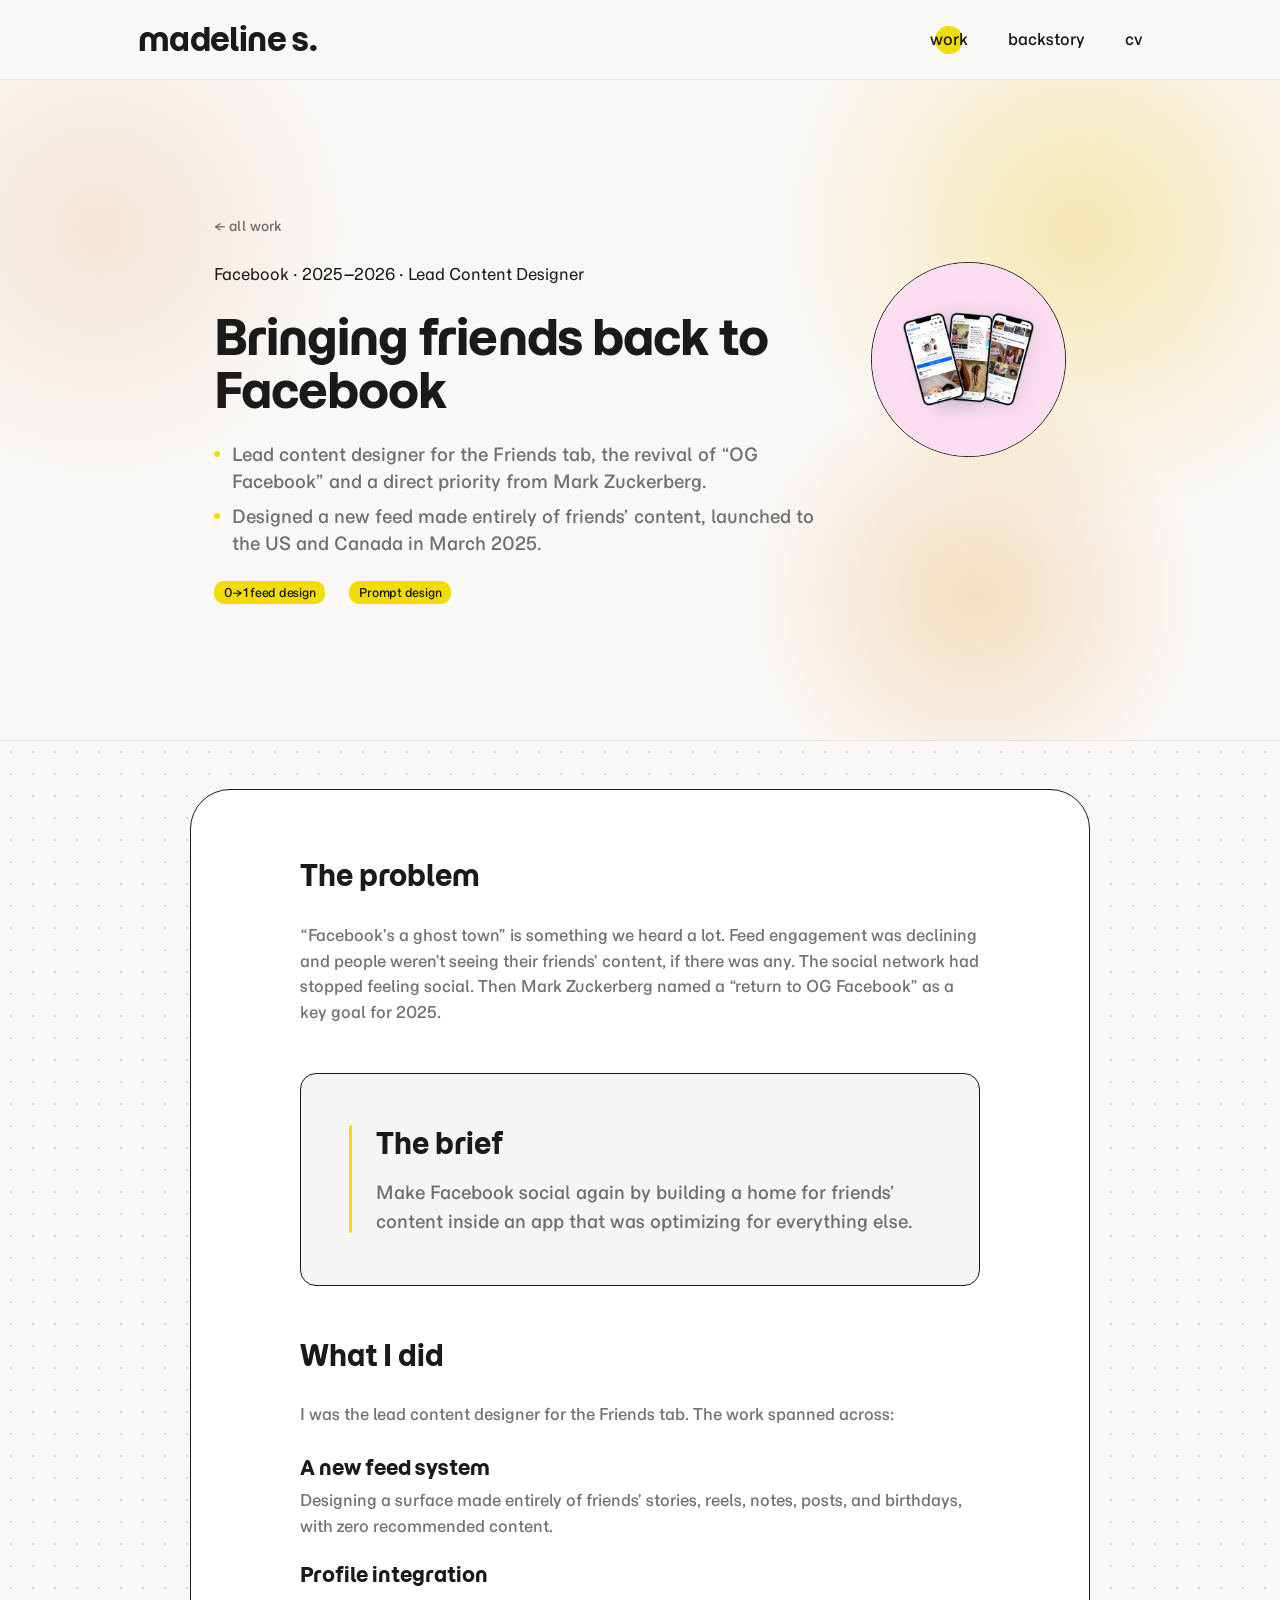
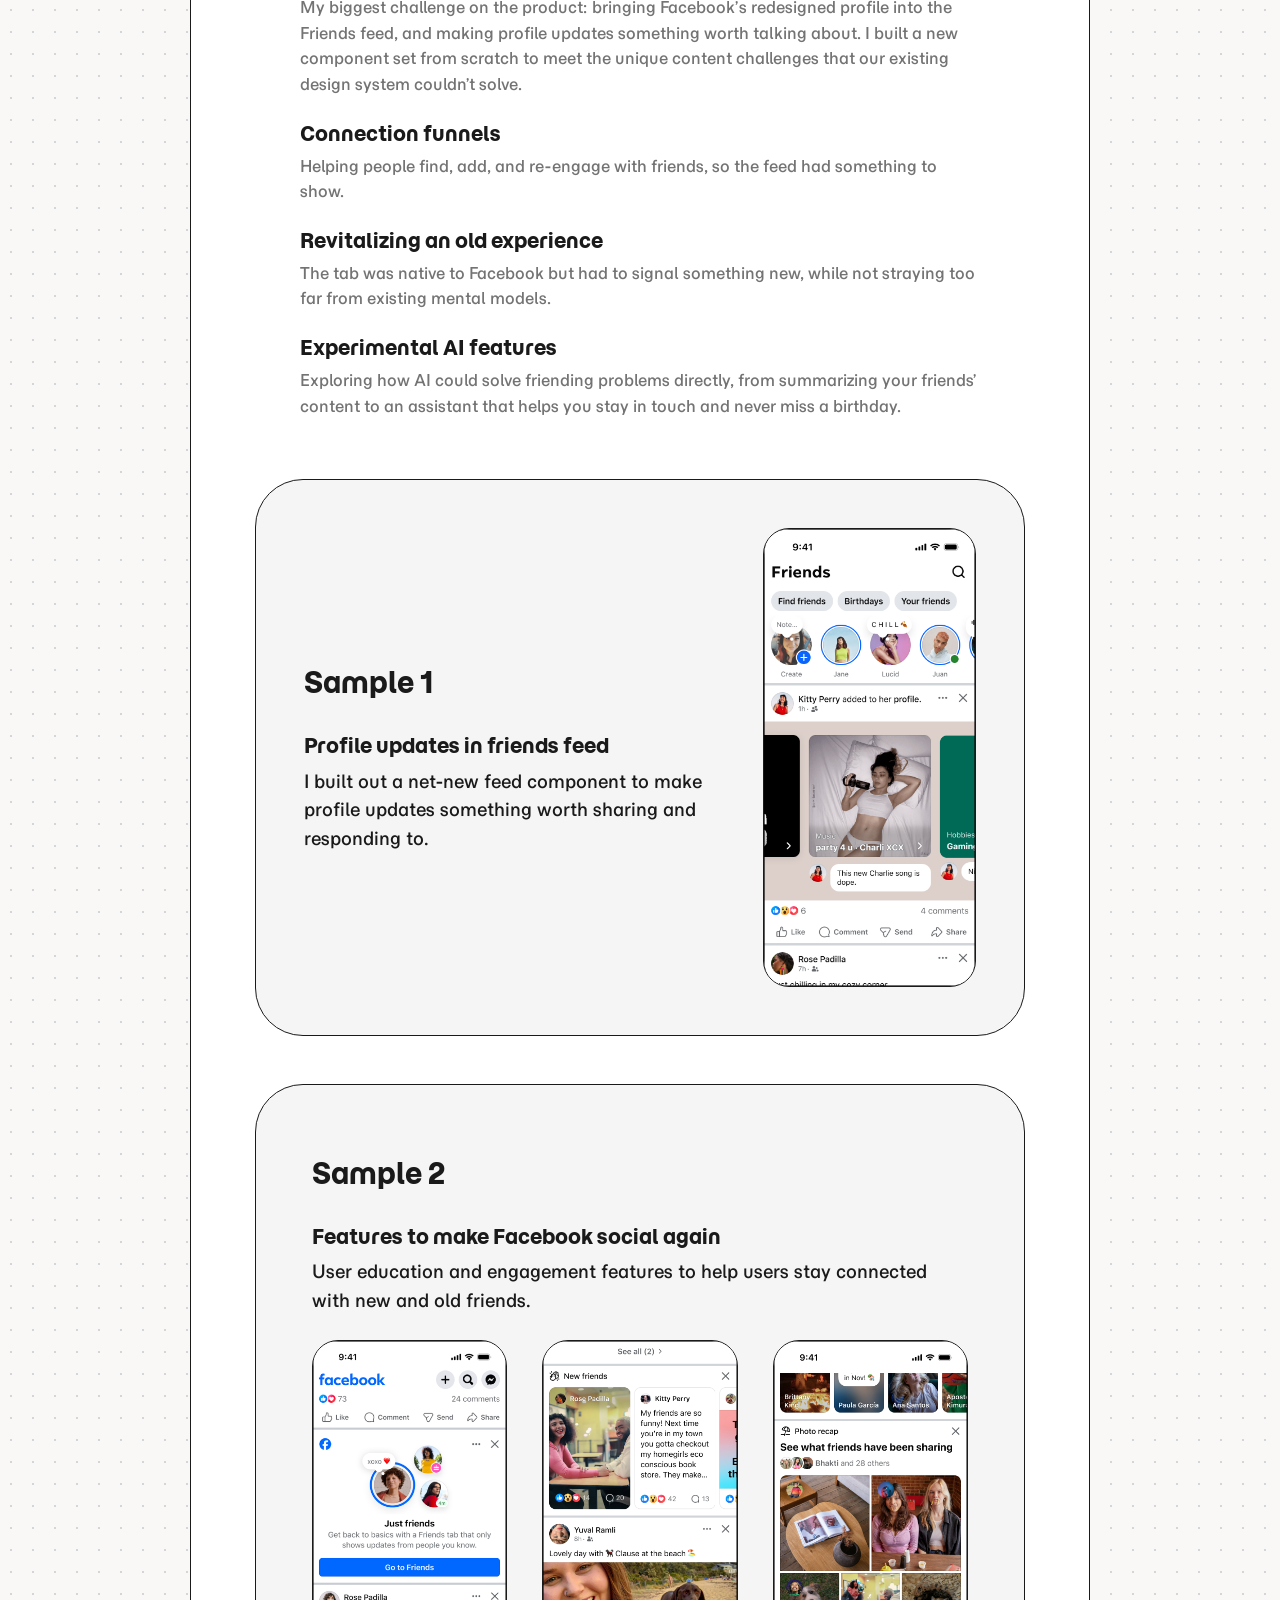
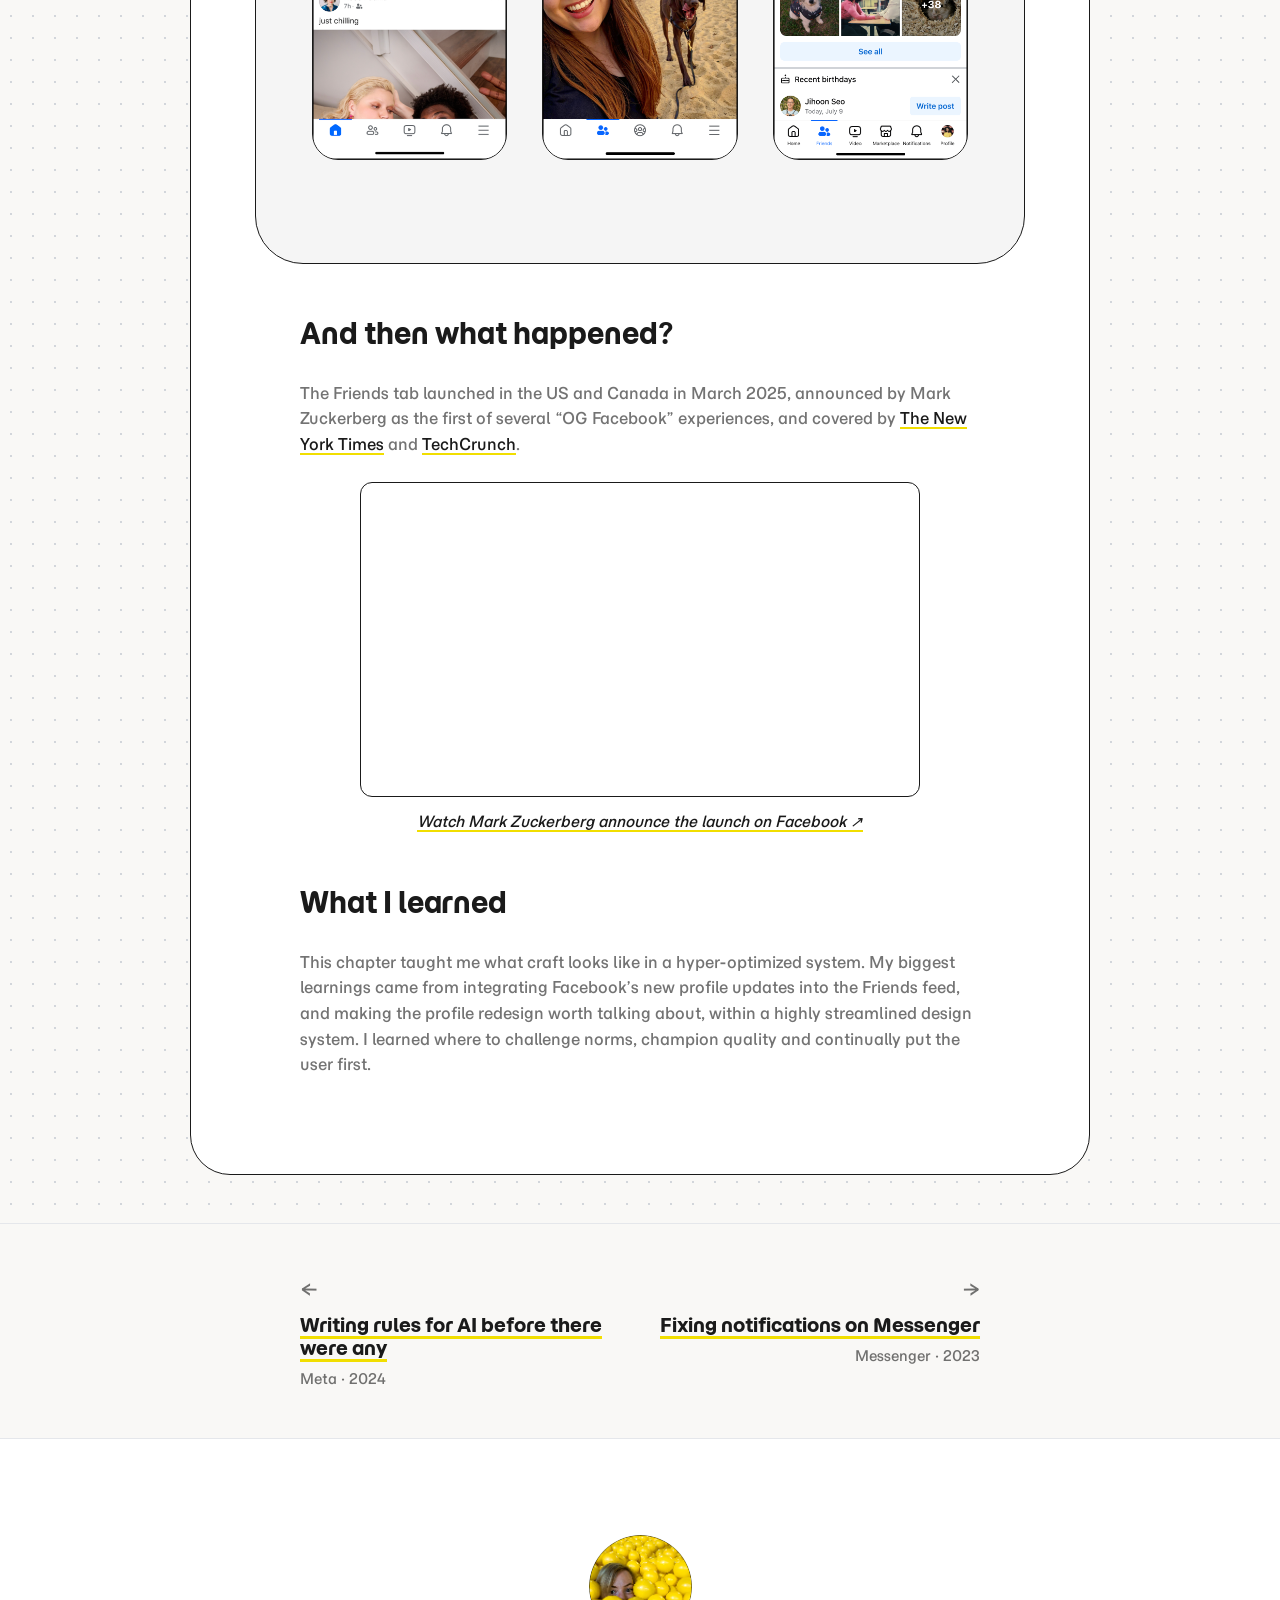
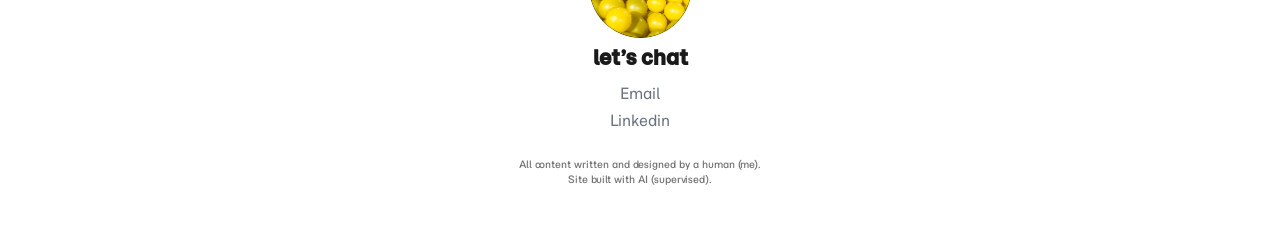
<file: facebook-friends.html>
<!DOCTYPE html>
<html lang="en">
<head>
  <meta charset="UTF-8">
  <meta name="viewport" content="width=device-width, initial-scale=1.0">
  <title>Bringing friends back to Facebook — Madeline Snow</title>
  <meta property="og:title" content="Madeline Snow - Content Designer &amp; UX Strategist">
  <meta property="og:description" content="Content design and UX strategy portfolio — case studies, backstory, and CV.">
  <meta property="og:image" content="https://madelinesnow.lol/images/picme1.png">
  <meta property="og:type" content="website">
  <meta property="og:url" content="https://madelinesnow.lol/facebook-friends.html">
  <meta name="twitter:card" content="summary">
  <meta name="twitter:title" content="Madeline Snow - Content Designer &amp; UX Strategist">
  <meta name="twitter:description" content="Content design and UX strategy portfolio — case studies, backstory, and CV.">
  <meta name="twitter:image" content="https://madelinesnow.lol/images/picme1.png">
  <link rel="preconnect" href="https://fonts.googleapis.com">
  <link rel="preconnect" href="https://fonts.gstatic.com" crossorigin>
  <link href="https://fonts.googleapis.com/css2?family=Momo+Trust+Display&family=Momo+Trust+Sans:wght@200..800&family=Special+Gothic+Condensed+One&family=Special+Gothic+Expanded+One&family=Special+Gothic:wght@400..700&display=swap" rel="stylesheet">
  <link rel="stylesheet" href="style.css">
</head>
<body>

  <header>
    <nav>
      <a href="/" class="logo">madeline s.</a>
      <ul>
        <li><a href="work.html" class="is-active">work</a></li>
        <li><a href="my-story.html">backstory</a></li>
        <li><a href="cv.html">CV</a></li>
      </ul>
    </nav>
  </header>

  <!-- ── HERO — white background, generous padding ── -->
  <div class="cs-hero-wrapper">
    <div class="blob blob-1"></div>
    <div class="blob blob-2"></div>
    <div class="blob blob-3"></div>
    <div class="cs-hero">
      <a href="work.html" class="cs-back">&larr; all work</a>
      <div class="cs-hero-row">
        <div class="cs-hero-text">
          <p class="cs-eyebrow">Facebook · 2025–2026 · Lead Content Designer</p>
          <h1>Bringing friends back to Facebook</h1>
          <ul class="cs-tldr">
            <li>Lead content designer for the Friends tab, the revival of &ldquo;OG Facebook&rdquo; and a direct priority from Mark Zuckerberg.</li>
            <li>Designed a new feed made entirely of friends’ content, launched to the US and Canada in March 2025.</li>
          </ul>
          <div class="cs-pills">
            <span class="cs-pill">0→1 feed design</span>
            <span class="cs-pill">Prompt design</span>
          </div>
        </div>
        <div class="cs-hero-photo-wrap">
          <img src="images/meta-social-3.png" alt="Bringing friends back to Facebook" class="cs-hero-photo">
        </div>
      </div>
    </div>
  </div>

  <!-- ── CONTENT — dotted background ── -->
  <div class="cs-body-wrapper">
   <div class="cs-body">

    <!-- ── THE PROBLEM ── -->
    <div class="cs-section">
      <h2>The problem</h2>
      <p>&ldquo;Facebook’s a ghost town&rdquo; is something we heard a lot. Feed engagement was declining and people weren’t seeing their friends’ content, if there was any. The social network had stopped feeling social. Then Mark Zuckerberg named a &ldquo;return to OG Facebook&rdquo; as a key goal for 2025.</p>
      <div class="cs-brief">
        <svg class="cs-brief-line" width="3" height="108" viewBox="0 0 3 108" fill="none" aria-hidden="true">
          <path d="M1.5 106.505L1.5 1.5" stroke="#F1DE00" stroke-width="3" stroke-linecap="round"/>
        </svg>
        <div class="cs-brief-content">
          <h2>The brief</h2>
          <p>Make Facebook social again by building a home for friends’ content inside an app that was optimizing for everything else.</p>
        </div>
      </div>
    </div>

    <!-- ── WHAT I DID ── -->
    <div class="cs-section">
      <h2>What I did</h2>
      <p>I was the lead content designer for the Friends tab. The work spanned across:</p>
      <div class="cs-subsections">
        <div class="cs-subsection">
          <h3>A new feed system</h3>
          <p>Designing a surface made entirely of friends’ stories, reels, notes, posts, and birthdays, with zero recommended content.</p>
        </div>
        <div class="cs-subsection">
          <h3>Profile integration</h3>
          <p>My biggest challenge on the product: bringing Facebook’s redesigned profile into the Friends feed, and making profile updates something worth talking about. I built a new component set from scratch to meet the unique content challenges that our existing design system couldn’t solve.</p>
        </div>
        <div class="cs-subsection">
          <h3>Connection funnels</h3>
          <p>Helping people find, add, and re-engage with friends, so the feed had something to show.</p>
        </div>
        <div class="cs-subsection">
          <h3>Revitalizing an old experience</h3>
          <p>The tab was native to Facebook but had to signal something new, while not straying too far from existing mental models.</p>
        </div>
        <div class="cs-subsection">
          <h3>Experimental AI features</h3>
          <p>Exploring how AI could solve friending problems directly, from summarizing your friends’ content to an assistant that helps you stay in touch and never miss a birthday.</p>
        </div>
      </div>
    </div>

    <!-- ── SAMPLE 1 ── -->
    <div class="cs-sample cs-sample--side">
      <div class="cs-sample-header">
        <p class="sample-label">Sample 1</p>
        <h3>Profile updates in friends feed</h3>
        <p>I built out a net-new feed component to make profile updates something worth sharing and responding to.</p>
      </div>
      <div class="sample-images sample-images--phones">
        <img src="images/Screen%20%28to%20update%29-3.png" alt="Friends tab feed showing stories, a friend’s profile update, and a post with comments">
      </div>
    </div>

    <!-- ── SAMPLE 2 ── -->
    <div class="cs-sample cs-sample--2">
      <div class="cs-sample-header">
        <p class="sample-label">Sample 2</p>
        <h3>Features to make Facebook social again</h3>
        <p>User education and engagement features to help users stay connected with new and old friends.</p>
      </div>
      <div class="sample-images sample-images--phones">
        <img src="images/Screen%20%28to%20update%29.png" alt="Just friends promotional card inviting users to go to the Friends tab">
        <img src="images/Screen%20%28to%20update%29-1.png" alt="New friends module surfacing recent posts from Rose Padilla, Kitty Perry, and Yuval Ramli">
        <img src="images/Screen%20%28to%20update%29-2.png" alt="Photo recap module showing friends’ recent shared photos and recent birthdays">
      </div>
    </div>

    <!-- ── AND THEN WHAT HAPPENED ── -->
    <div class="cs-section">
      <h2>And then what happened?</h2>
      <p>The Friends tab launched in the US and Canada in March 2025, announced by Mark Zuckerberg as the first of several &ldquo;OG Facebook&rdquo; experiences, and covered by <a href="https://www.nytimes.com/2025/03/27/technology/meta-facebook-friends-tab.html" target="_blank" rel="noopener">The New York Times</a> and <a href="https://techcrunch.com/2025/03/27/facebook-debuts-a-revamped-friends-tab-as-part-of-its-return-to-og-facebook/" target="_blank" rel="noopener">TechCrunch</a>.</p>
      <div class="cs-video-embed">
        <iframe
          src="https://www.facebook.com/plugins/video.php?href=https%3A%2F%2Fwww.facebook.com%2Fwatch%2F%3Fv%3D2452884988378906&show_text=false"
          title="Mark Zuckerberg announces the Friends tab on Facebook"
          allowfullscreen
          loading="lazy"></iframe>
      </div>
      <p class="sample-caption"><a href="https://www.facebook.com/watch/?v=2452884988378906" target="_blank" rel="noopener">Watch Mark Zuckerberg announce the launch on Facebook ↗</a></p>
    </div>

    <!-- ── WHAT I LEARNED ── -->
    <div class="cs-section">
      <h2>What I learned</h2>
      <p>This chapter taught me what craft looks like in a hyper-optimized system. My biggest learnings came from integrating Facebook’s new profile updates into the Friends feed, and making the profile redesign worth talking about, within a highly streamlined design system. I learned where to challenge norms, champion quality and continually put the user first.</p>
    </div>

   </div>
  </div>

  <!-- ── FOOTER ── -->
  <footer class="cs-footer-full">
    <div class="cs-footer-nav">
      <a href="ai-rules.html" class="cs-nav-prev">
        <p class="cs-nav-label"><span class="sr-only">Previous</span><span aria-hidden="true">&larr;</span></p>
        <p class="cs-nav-title">Writing rules for AI before there were any</p>
        <p class="cs-nav-meta">Meta · 2024</p>
      </a>
      <a href="notifications.html" class="cs-nav-next">
        <p class="cs-nav-label"><span class="sr-only">Next</span><span aria-hidden="true">&rarr;</span></p>
        <p class="cs-nav-title">Fixing notifications on Messenger</p>
        <p class="cs-nav-meta">Messenger · 2023</p>
      </a>
    </div>
  </footer>

  <!-- ── SITE FOOTER ── -->
  <footer class="site-footer-mini">
    <div class="site-footer-mini-photo">
      <img src="images/picme2.png" alt="Madeline peeking out from a pit of yellow balls">
    </div>
    <div class="site-footer-contact">
      <h2>let’s chat</h2>
      <ul>
        <li><a href="mailto:mlsnow26@gmail.com">Email</a></li>
        <li><a href="https://www.linkedin.com/in/madelinesnow/" target="_blank" rel="noopener">Linkedin</a></li>
      </ul>
    </div>
    <p class="site-footer-mini-note">All content written and designed by a human (me).<br>Site built with AI (supervised).</p>
  </footer>

  <script src="scroll-reveal.js"></script>

  <!-- Cloudflare Web Analytics -->
  <script type='module' src='https://static.cloudflareinsights.com/beacon.min.js' data-cf-beacon='{"token": "91945d05067e477dbabb19c5dc5f037b"}'></script>
  <!-- End Cloudflare Web Analytics -->
</body>
</html>
</file>
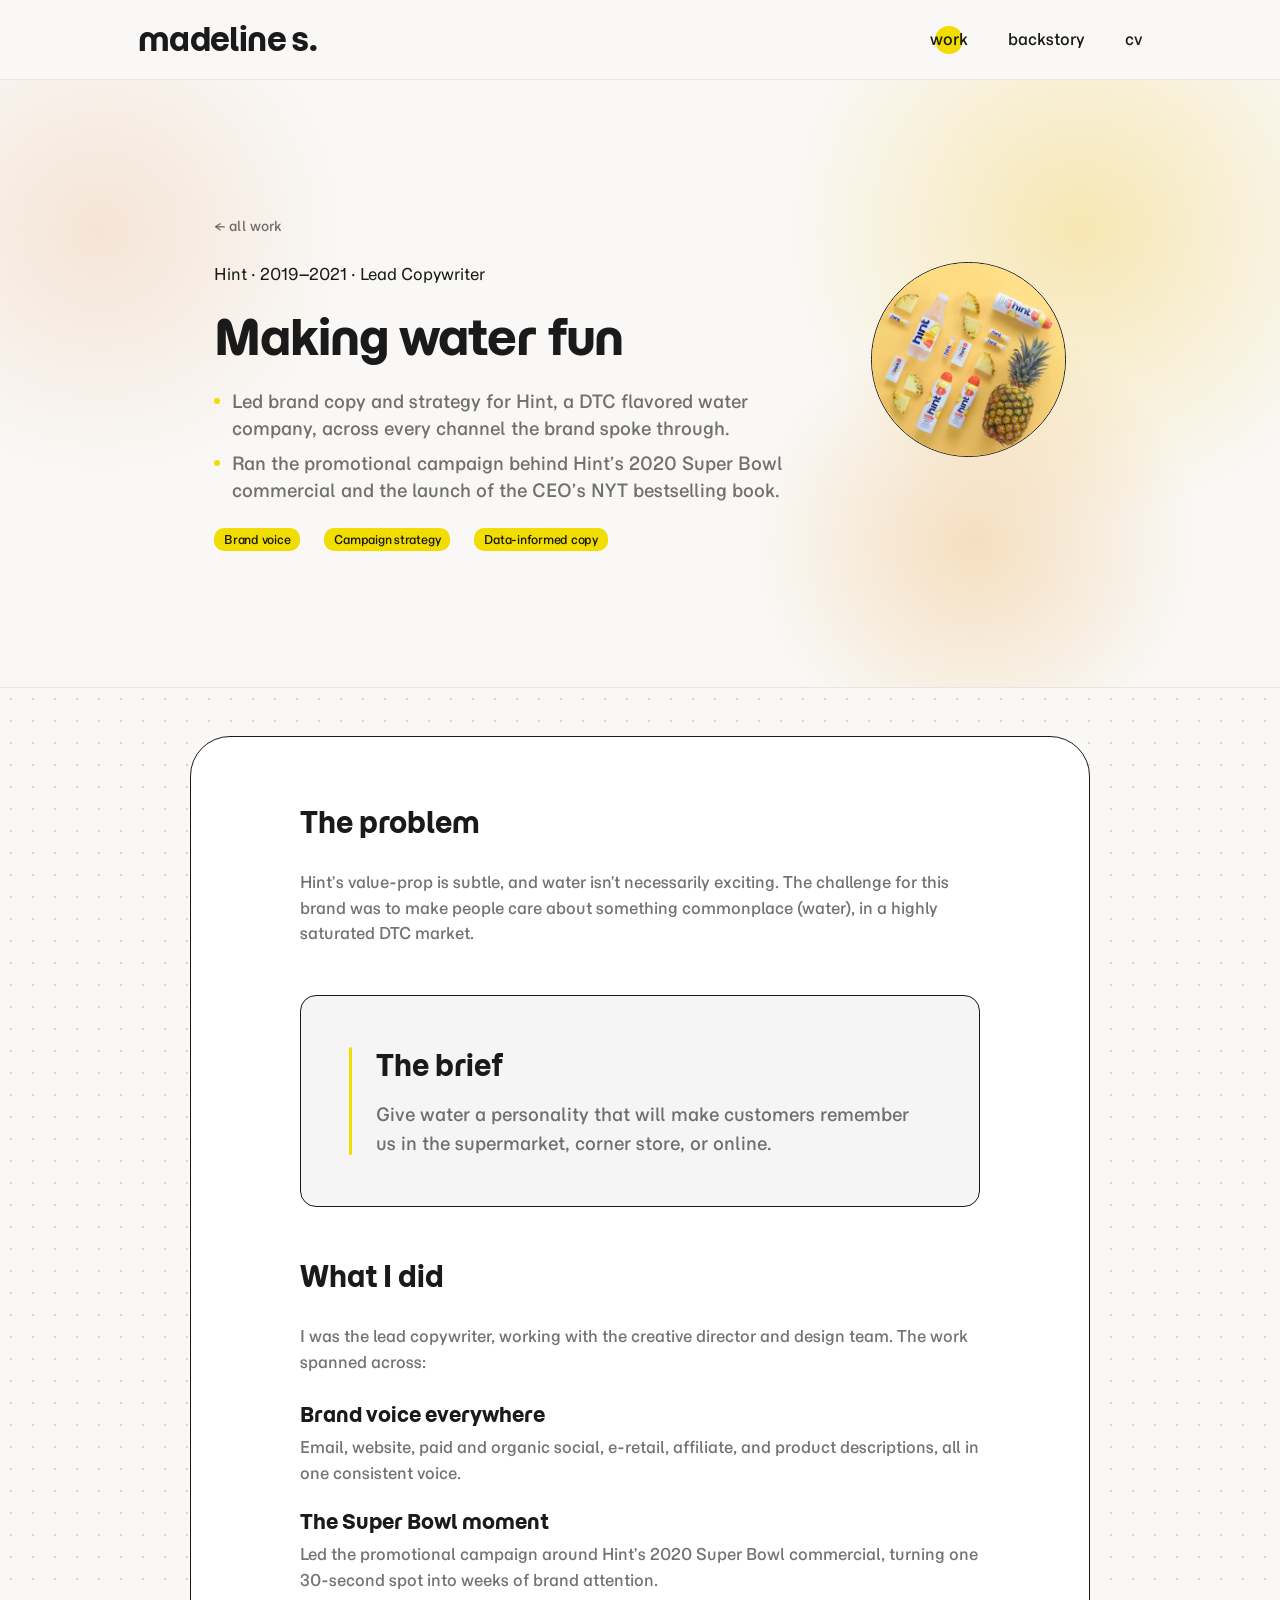
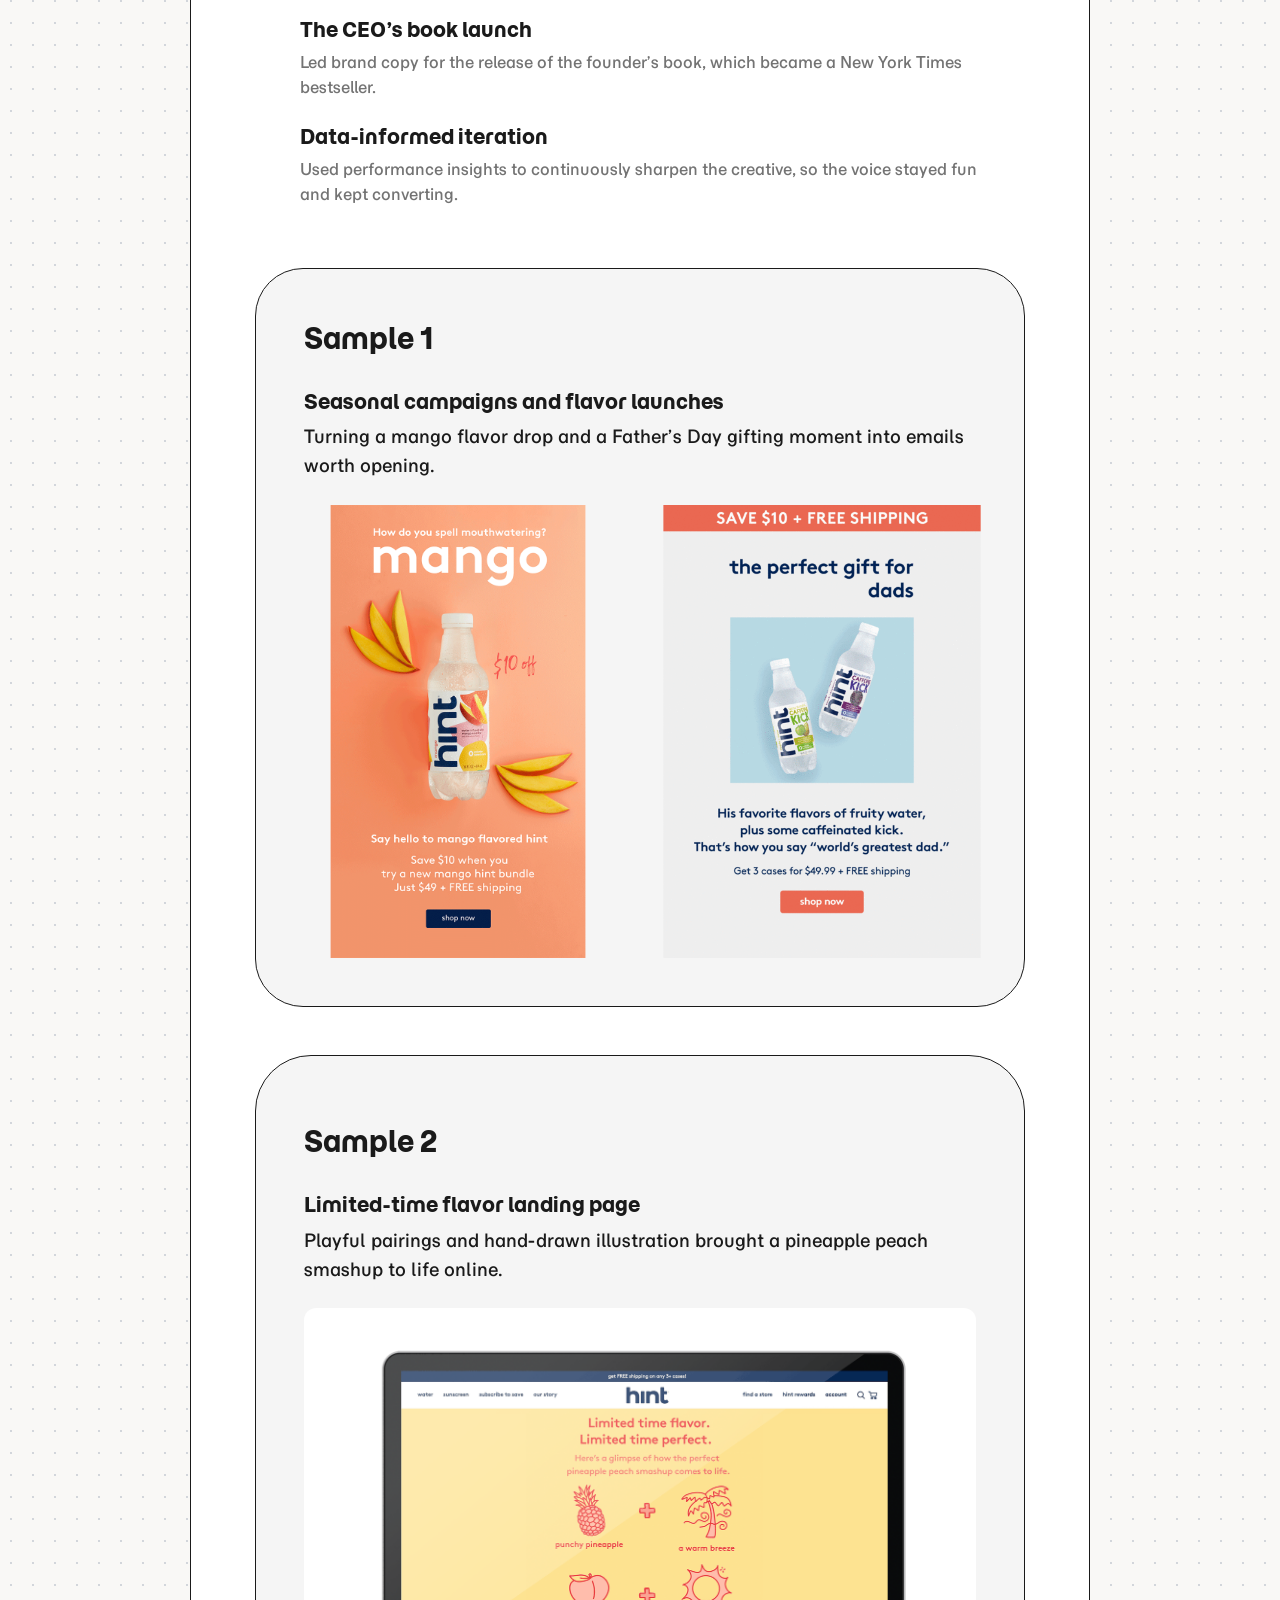
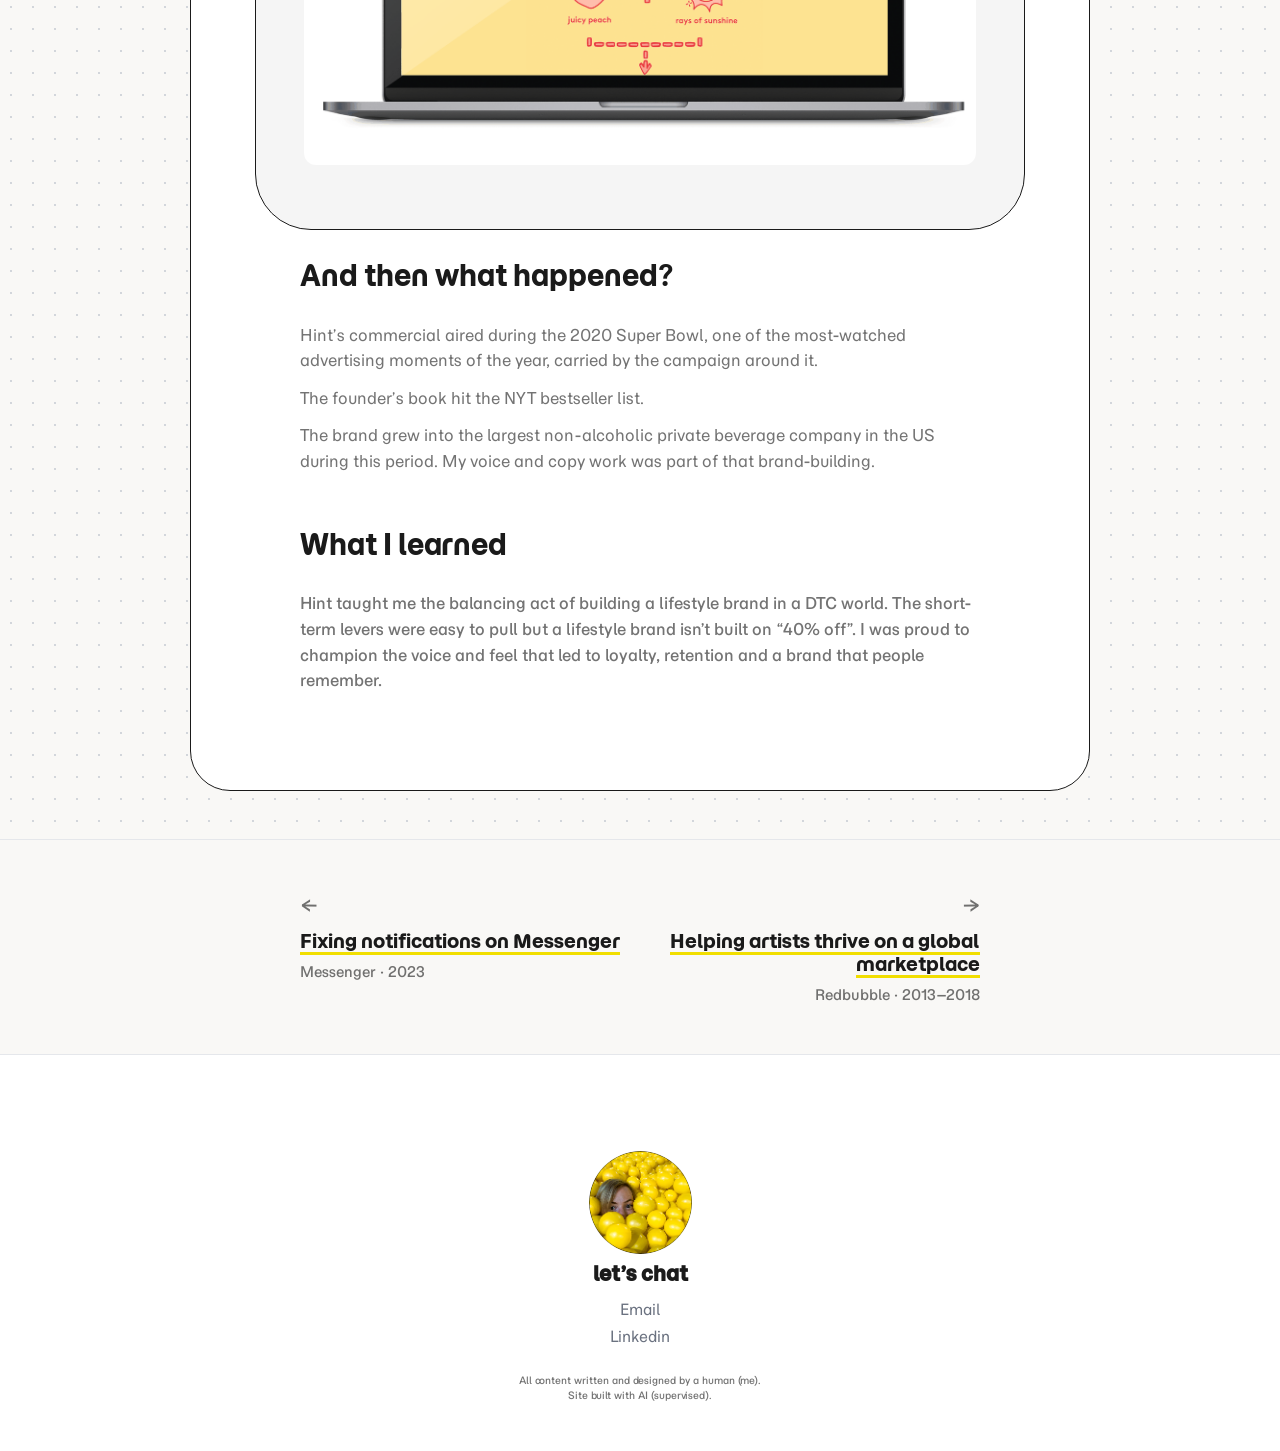
<file: hint-water.html>
<!DOCTYPE html>
<html lang="en">
<head>
  <meta charset="UTF-8">
  <meta name="viewport" content="width=device-width, initial-scale=1.0">
  <title>Making water fun — Madeline Snow</title>
  <meta property="og:title" content="Madeline Snow - Content Designer &amp; UX Strategist">
  <meta property="og:description" content="Content design and UX strategy portfolio — case studies, backstory, and CV.">
  <meta property="og:image" content="https://madelinesnow.lol/images/picme1.png">
  <meta property="og:type" content="website">
  <meta property="og:url" content="https://madelinesnow.lol/hint-water.html">
  <meta name="twitter:card" content="summary">
  <meta name="twitter:title" content="Madeline Snow - Content Designer &amp; UX Strategist">
  <meta name="twitter:description" content="Content design and UX strategy portfolio — case studies, backstory, and CV.">
  <meta name="twitter:image" content="https://madelinesnow.lol/images/picme1.png">
  <link rel="preconnect" href="https://fonts.googleapis.com">
  <link rel="preconnect" href="https://fonts.gstatic.com" crossorigin>
  <link href="https://fonts.googleapis.com/css2?family=Momo+Trust+Display&family=Momo+Trust+Sans:wght@200..800&family=Special+Gothic+Condensed+One&family=Special+Gothic+Expanded+One&family=Special+Gothic:wght@400..700&display=swap" rel="stylesheet">
  <link rel="stylesheet" href="style.css">
</head>
<body>

  <header>
    <nav>
      <a href="/" class="logo">madeline s.</a>
      <ul>
        <li><a href="work.html" class="is-active">work</a></li>
        <li><a href="my-story.html">backstory</a></li>
        <li><a href="cv.html">CV</a></li>
      </ul>
    </nav>
  </header>

  <!-- ── HERO — white background, generous padding ── -->
  <div class="cs-hero-wrapper">
    <div class="blob blob-1"></div>
    <div class="blob blob-2"></div>
    <div class="blob blob-3"></div>
    <div class="cs-hero">
      <a href="work.html" class="cs-back">&larr; all work</a>
      <div class="cs-hero-row">
        <div class="cs-hero-text">
          <p class="cs-eyebrow">Hint · 2019–2021 · Lead Copywriter</p>
          <h1>Making water fun</h1>
          <ul class="cs-tldr">
            <li>Led brand copy and strategy for Hint, a DTC flavored water company, across every channel the brand spoke through.</li>
            <li>Ran the promotional campaign behind Hint’s 2020 Super Bowl commercial and the launch of the CEO’s NYT bestselling book.</li>
          </ul>
          <div class="cs-pills">
            <span class="cs-pill">Brand voice</span>
            <span class="cs-pill">Campaign strategy</span>
            <span class="cs-pill">Data-informed copy</span>
          </div>
        </div>
        <div class="cs-hero-photo-wrap">
          <img src="images/hintwater-01.webp" alt="Making water fun" class="cs-hero-photo">
        </div>
      </div>
    </div>
  </div>

  <!-- ── CONTENT — dotted background ── -->
  <div class="cs-body-wrapper">
   <div class="cs-body">

    <!-- ── THE PROBLEM ── -->
    <div class="cs-section">
      <h2>The problem</h2>
      <p>Hint’s value-prop is subtle, and water isn’t necessarily exciting. The challenge for this brand was to make people care about something commonplace (water), in a highly saturated DTC market.</p>
      <div class="cs-brief">
        <svg class="cs-brief-line" width="3" height="108" viewBox="0 0 3 108" fill="none" aria-hidden="true">
          <path d="M1.5 106.505L1.5 1.5" stroke="#F1DE00" stroke-width="3" stroke-linecap="round"/>
        </svg>
        <div class="cs-brief-content">
          <h2>The brief</h2>
          <p>Give water a personality that will make customers remember us in the supermarket, corner store, or online.</p>
        </div>
      </div>
    </div>

    <!-- ── WHAT I DID ── -->
    <div class="cs-section">
      <h2>What I did</h2>
      <p>I was the lead copywriter, working with the creative director and design team. The work spanned across:</p>
      <div class="cs-subsections">
        <div class="cs-subsection">
          <h3>Brand voice everywhere</h3>
          <p>Email, website, paid and organic social, e-retail, affiliate, and product descriptions, all in one consistent voice.</p>
        </div>
        <div class="cs-subsection">
          <h3>The Super Bowl moment</h3>
          <p>Led the promotional campaign around Hint’s 2020 Super Bowl commercial, turning one 30-second spot into weeks of brand attention.</p>
        </div>
        <div class="cs-subsection">
          <h3>The CEO’s book launch</h3>
          <p>Led brand copy for the release of the founder’s book, which became a New York Times bestseller.</p>
        </div>
        <div class="cs-subsection">
          <h3>Data-informed iteration</h3>
          <p>Used performance insights to continuously sharpen the creative, so the voice stayed fun and kept converting.</p>
        </div>
      </div>
    </div>

    <!-- ── SAMPLE 1 ── -->
    <div class="cs-sample">
      <div class="cs-sample-header">
        <p class="sample-label">Sample 1</p>
        <h3>Seasonal campaigns and flavor launches</h3>
        <p>Turning a mango flavor drop and a Father’s Day gifting moment into emails worth opening.</p>
      </div>
      <div class="sample-images sample-images--wide-half">
        <img src="images/hint-mango-launch.gif" alt="Hint mango flavor launch promotional email with 'How do you spell mouthwatering?' headline">
        <img src="images/hint-fathers-day.gif" alt="Hint Father’s Day promotional email with 'the perfect gift for dads’ headline">
      </div>
    </div>

    <!-- ── SAMPLE 2 ── -->
    <div class="cs-sample cs-sample--1">
      <div class="cs-sample-header">
        <p class="sample-label">Sample 2</p>
        <h3>Limited-time flavor landing page</h3>
        <p>Playful pairings and hand-drawn illustration brought a pineapple peach smashup to life online.</p>
      </div>
      <div class="sample-images sample-images--docs">
        <img src="images/hint-flavor-launches.gif" alt="Hint flavor launch landing pages cycling through pineapple peach and lemon campaigns">
      </div>
    </div>

    <!-- ── AND THEN WHAT HAPPENED ── -->
    <div class="cs-section">
      <h2>And then what happened?</h2>
      <ul>
        <li>Hint’s commercial aired during the 2020 Super Bowl, one of the most-watched advertising moments of the year, carried by the campaign around it.</li>
        <li>The founder’s book hit the NYT bestseller list.</li>
        <li>The brand grew into the largest non-alcoholic private beverage company in the US during this period. My voice and copy work was part of that brand-building.</li>
      </ul>
    </div>

    <!-- ── WHAT I LEARNED ── -->
    <div class="cs-section">
      <h2>What I learned</h2>
      <p>Hint taught me the balancing act of building a lifestyle brand in a DTC world. The short-term levers were easy to pull but a lifestyle brand isn’t built on &ldquo;40% off&rdquo;. I was proud to champion the voice and feel that led to loyalty, retention and a brand that people remember.</p>
    </div>

   </div>
  </div>

  <!-- ── FOOTER ── -->
  <footer class="cs-footer-full">
    <div class="cs-footer-nav">
      <a href="notifications.html" class="cs-nav-prev">
        <p class="cs-nav-label"><span class="sr-only">Previous</span><span aria-hidden="true">&larr;</span></p>
        <p class="cs-nav-title">Fixing notifications on Messenger</p>
        <p class="cs-nav-meta">Messenger · 2023</p>
      </a>
      <a href="redbubble.html" class="cs-nav-next">
        <p class="cs-nav-label"><span class="sr-only">Next</span><span aria-hidden="true">&rarr;</span></p>
        <p class="cs-nav-title">Helping artists thrive on a global marketplace</p>
        <p class="cs-nav-meta">Redbubble · 2013–2018</p>
      </a>
    </div>
  </footer>

  <!-- ── SITE FOOTER ── -->
  <footer class="site-footer-mini">
    <div class="site-footer-mini-photo">
      <img src="images/picme2.png" alt="Madeline peeking out from a pit of yellow balls">
    </div>
    <div class="site-footer-contact">
      <h2>let’s chat</h2>
      <ul>
        <li><a href="mailto:mlsnow26@gmail.com">Email</a></li>
        <li><a href="https://www.linkedin.com/in/madelinesnow/" target="_blank" rel="noopener">Linkedin</a></li>
      </ul>
    </div>
    <p class="site-footer-mini-note">All content written and designed by a human (me).<br>Site built with AI (supervised).</p>
  </footer>

  <script src="scroll-reveal.js"></script>

  <!-- Cloudflare Web Analytics -->
  <script type='module' src='https://static.cloudflareinsights.com/beacon.min.js' data-cf-beacon='{"token": "91945d05067e477dbabb19c5dc5f037b"}'></script>
  <!-- End Cloudflare Web Analytics -->
</body>
</html>
</file>
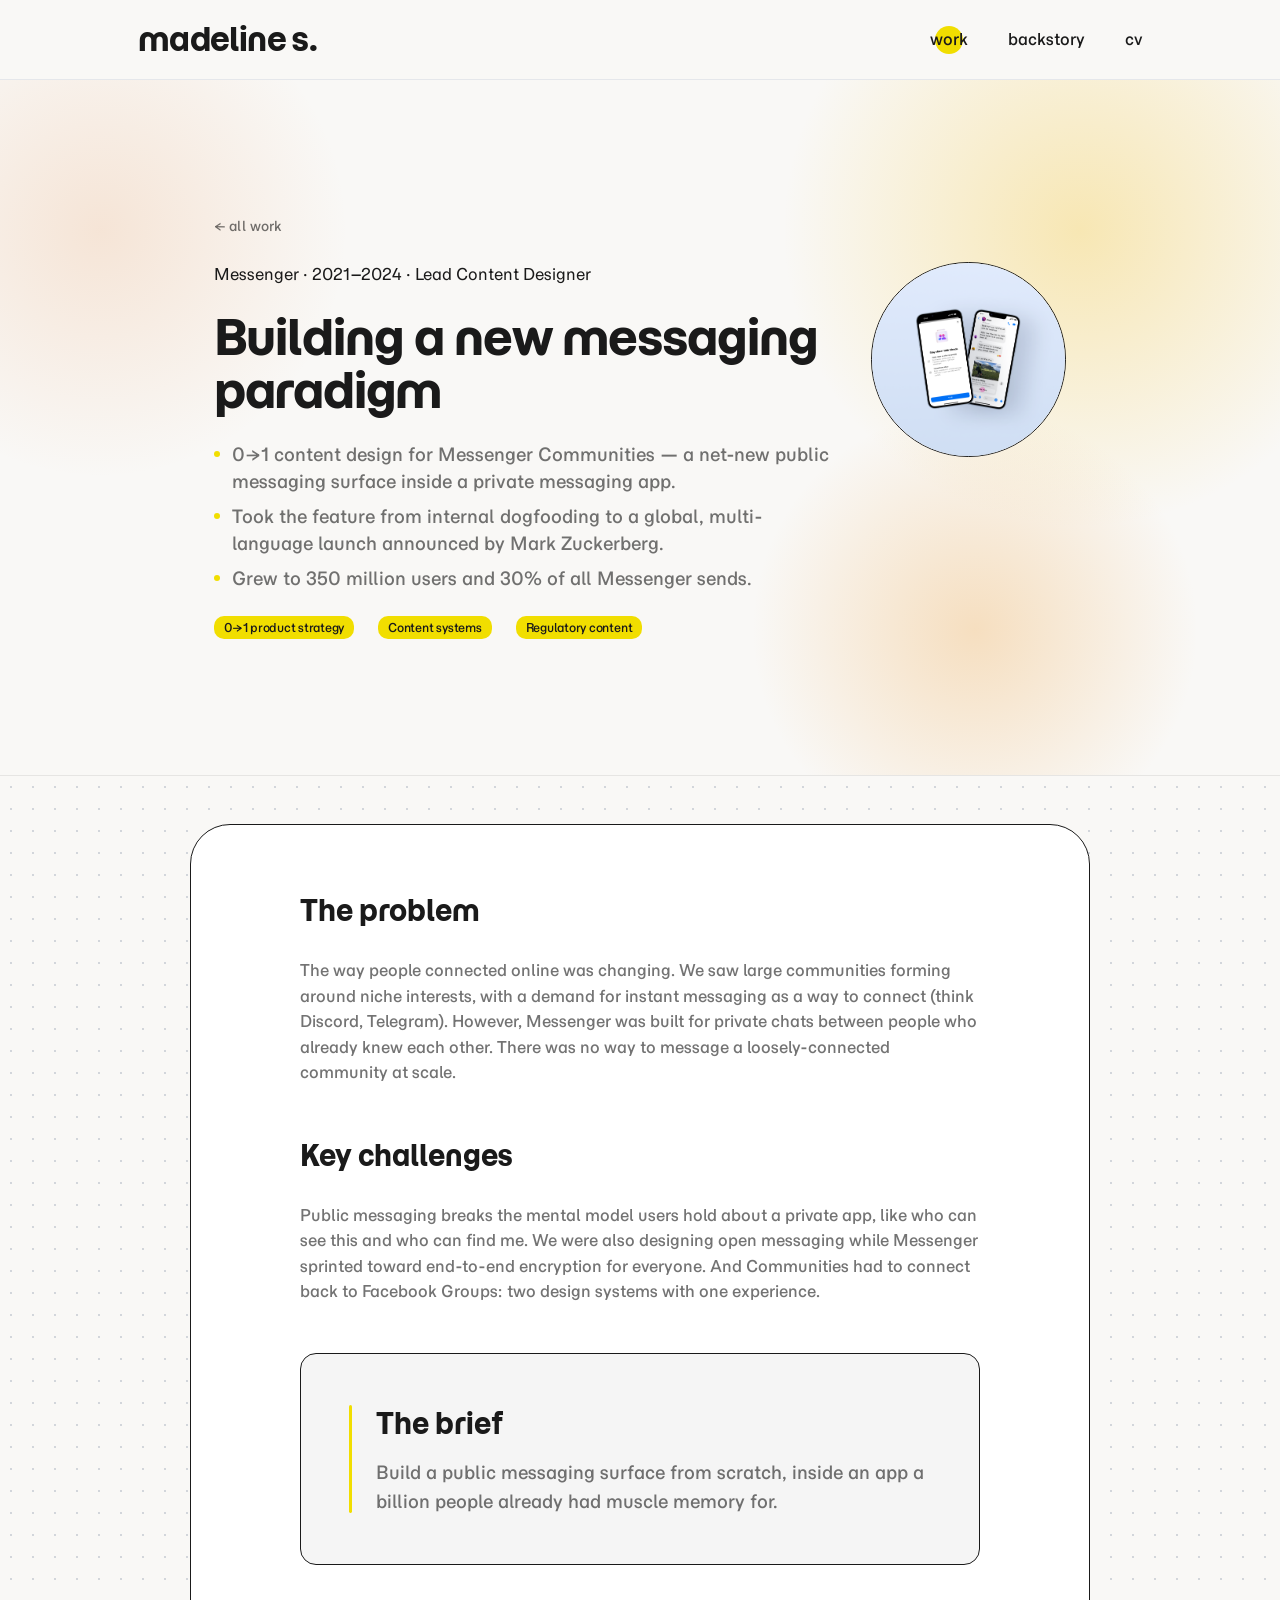
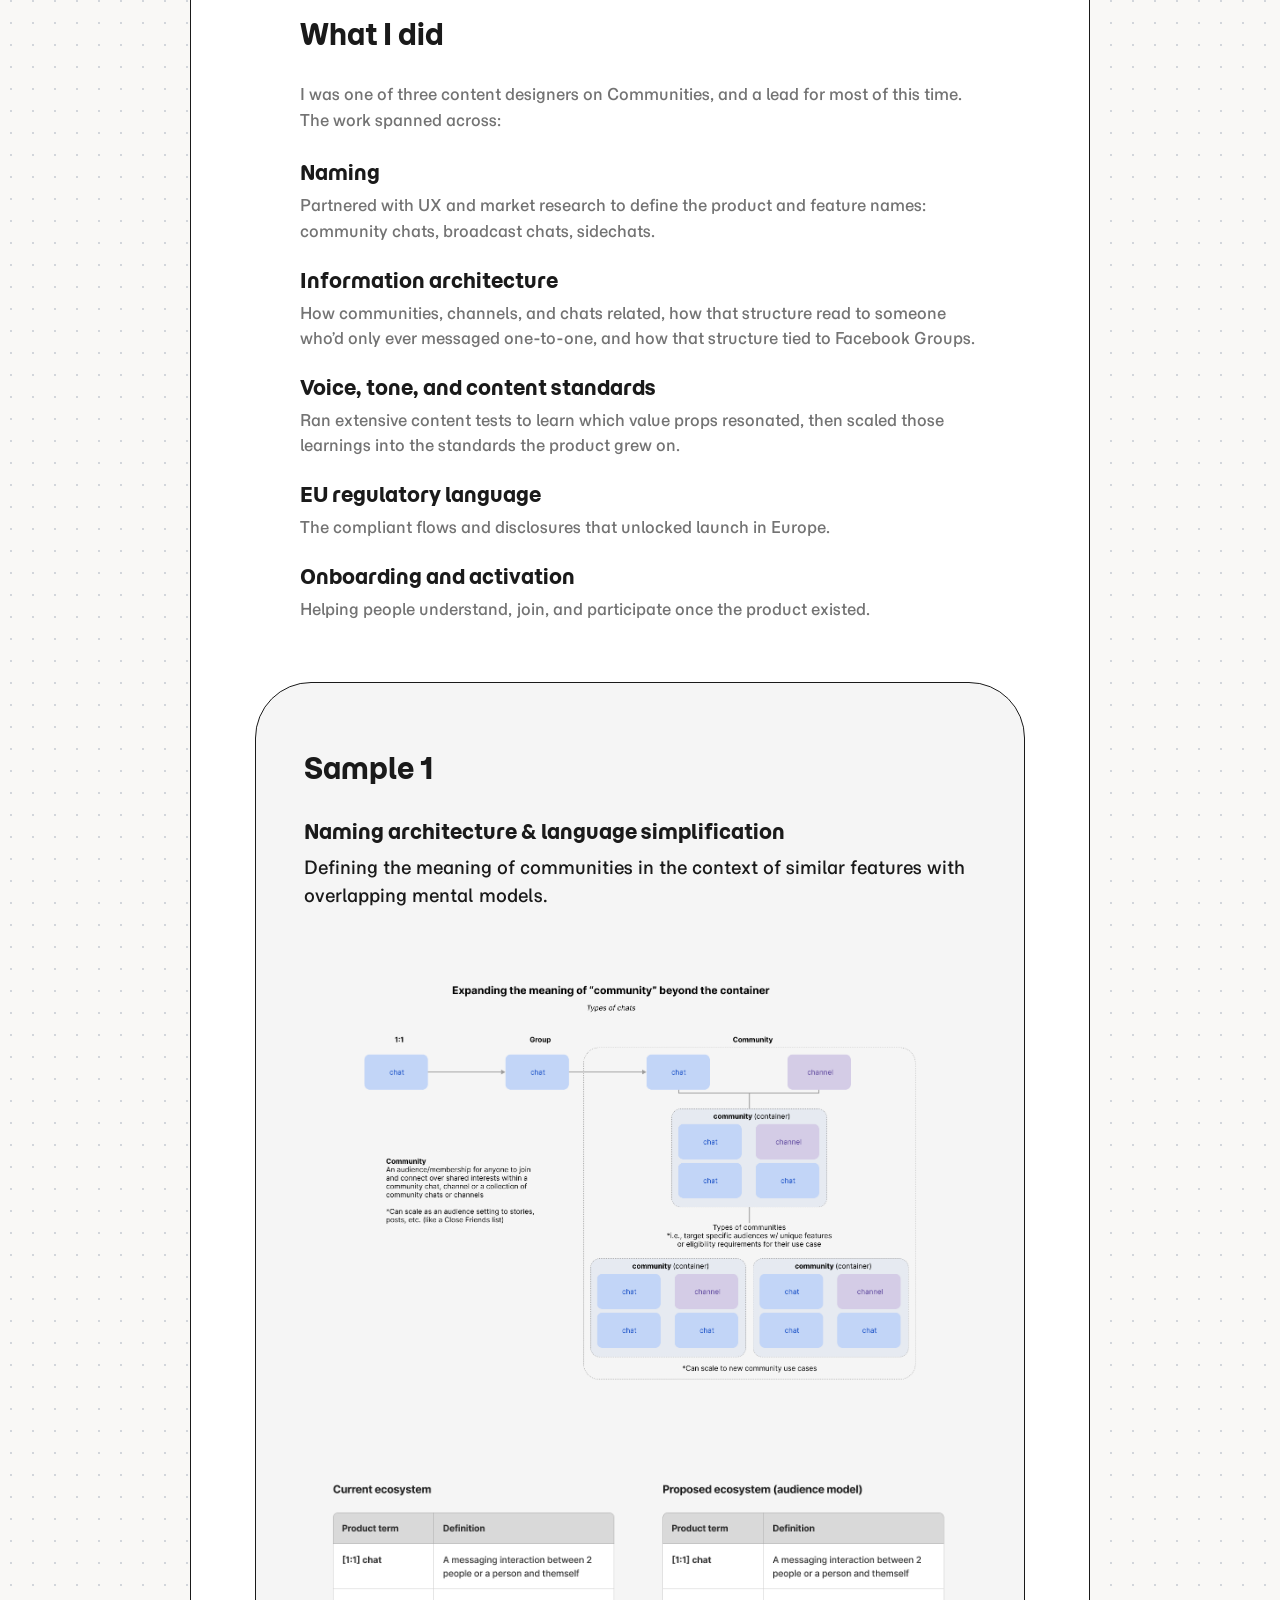
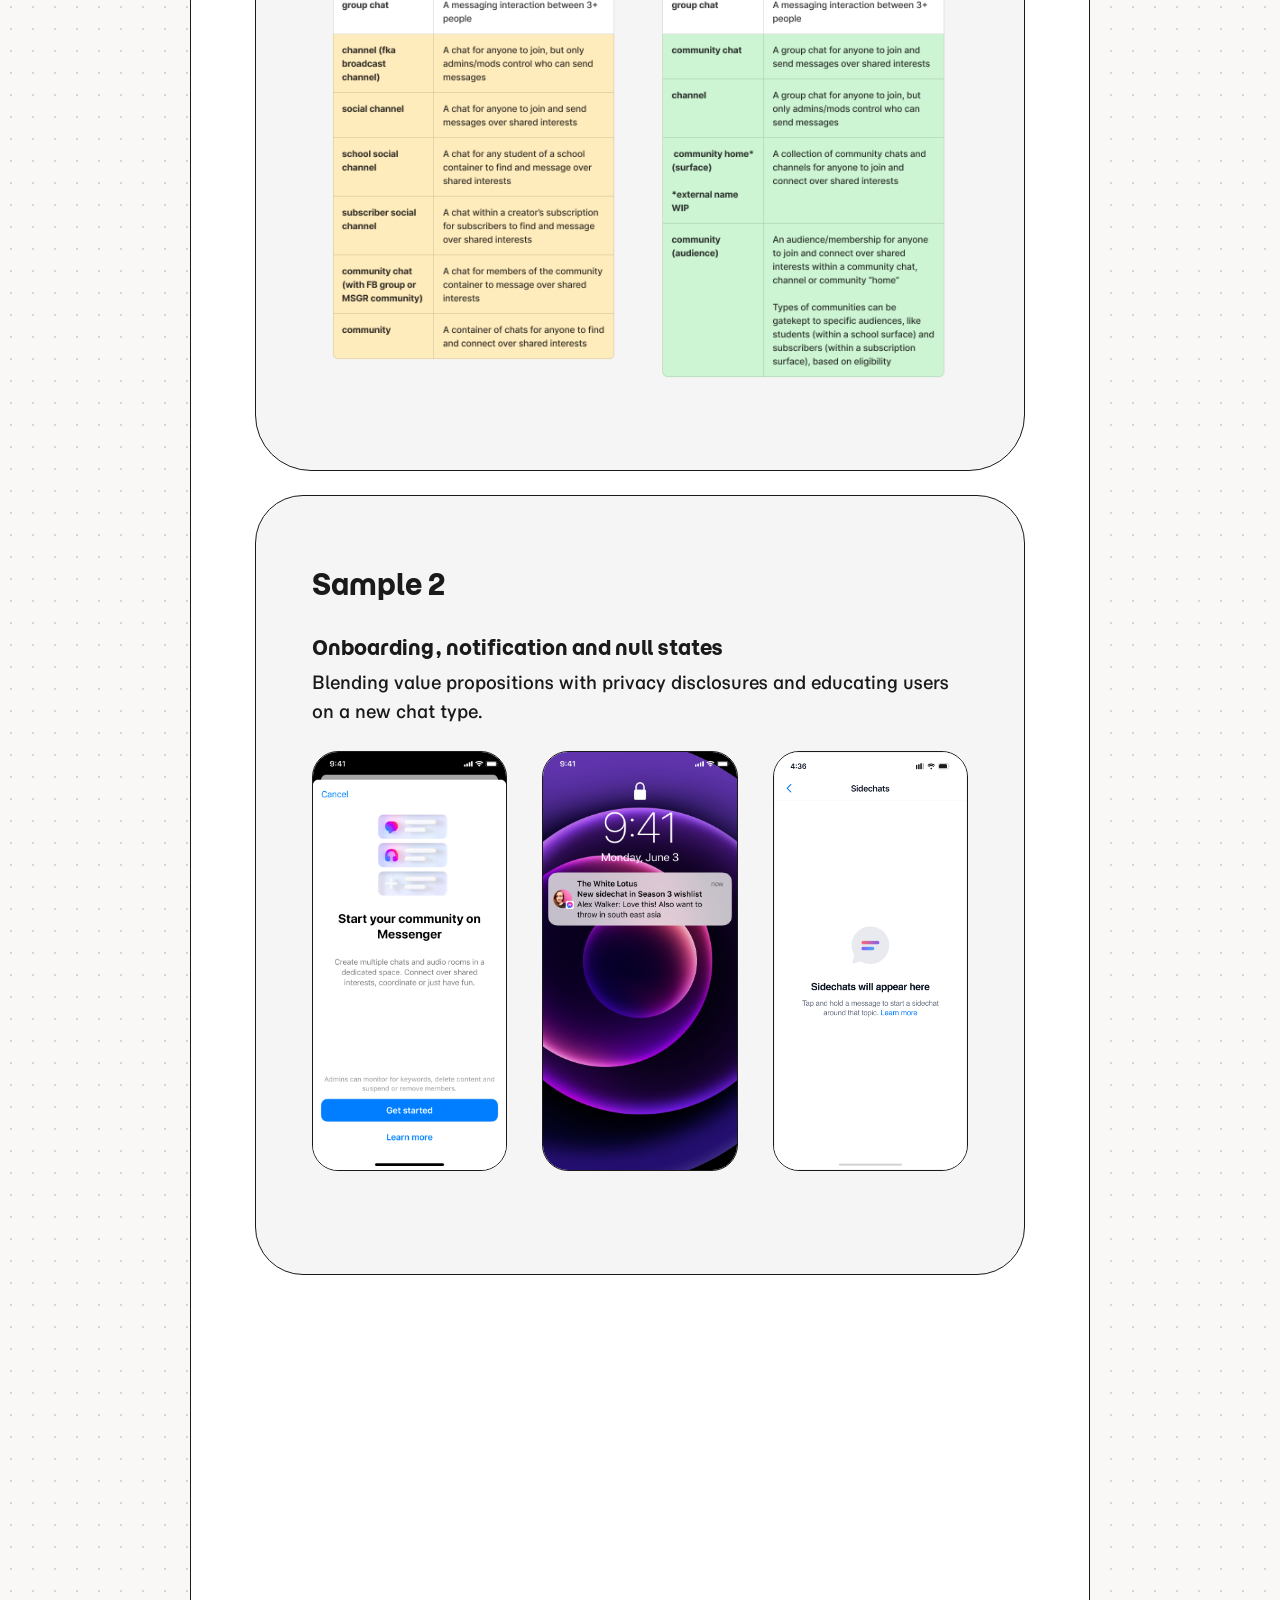
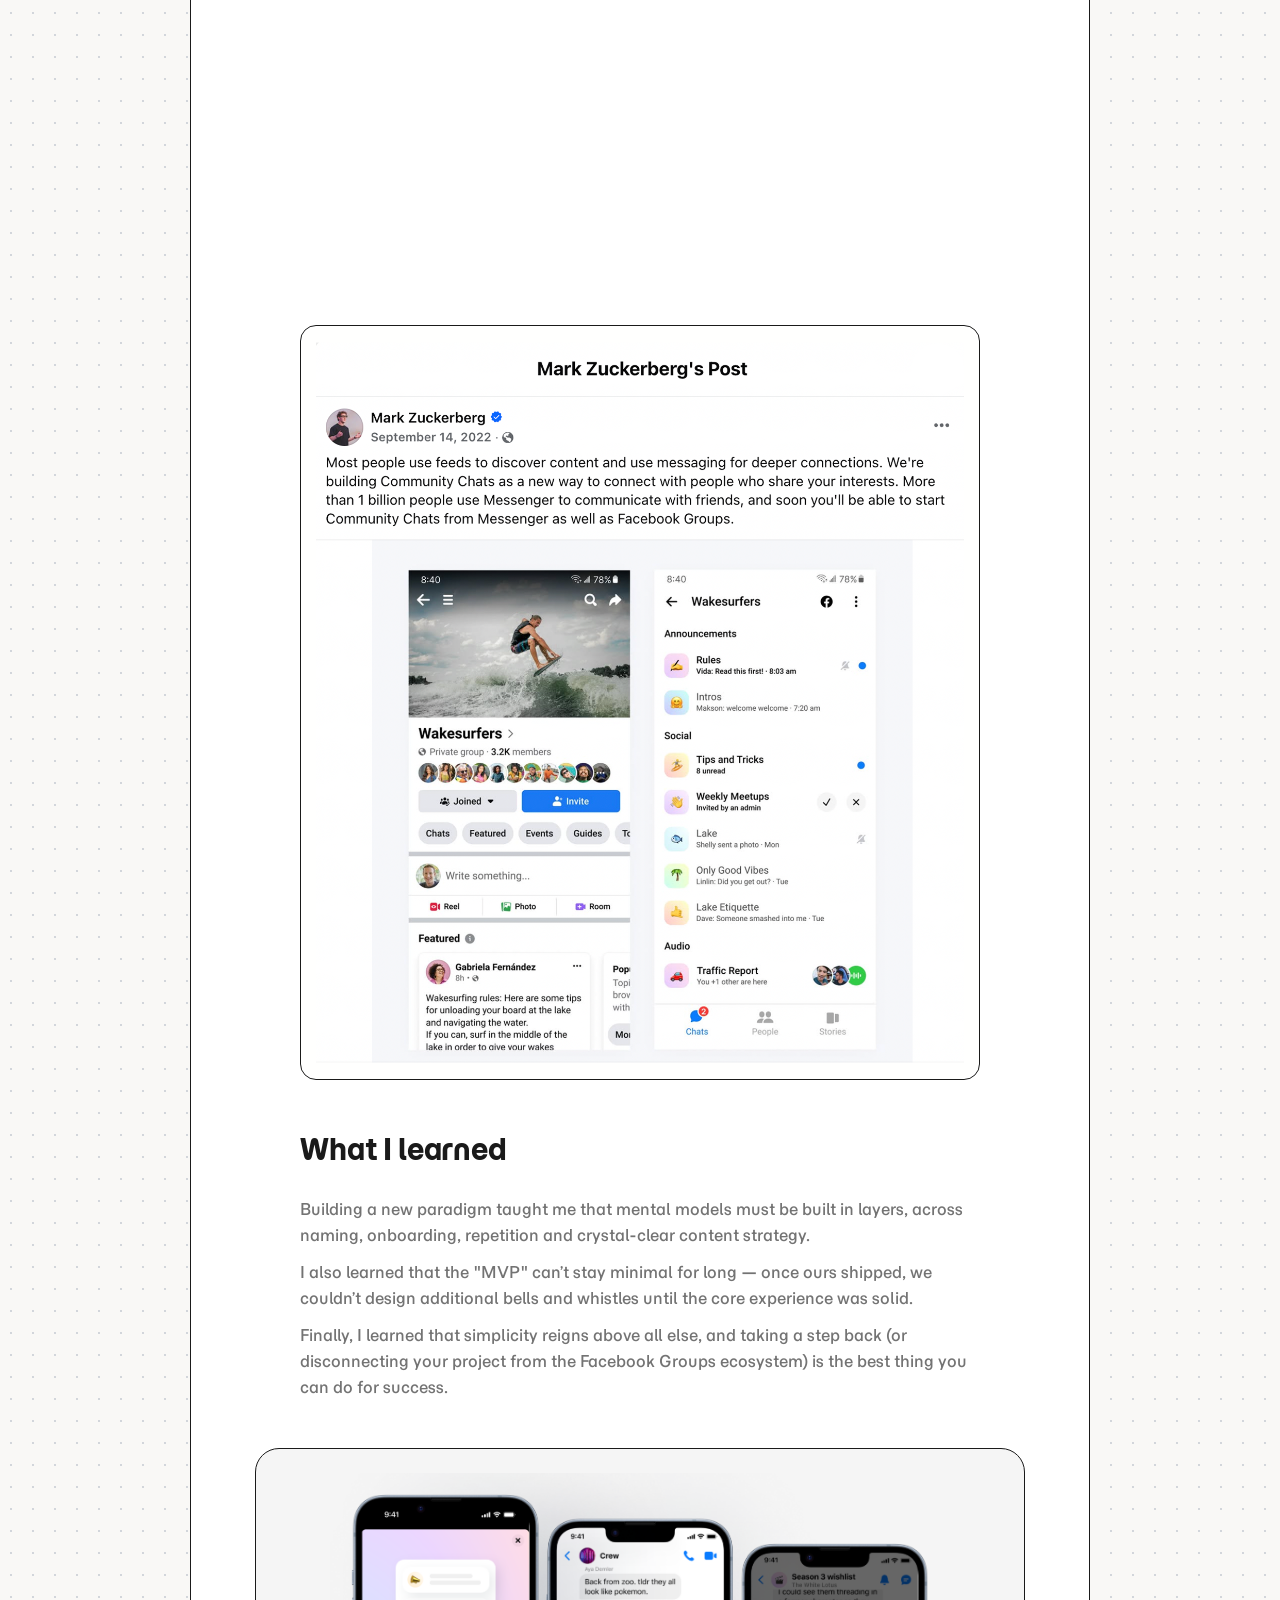
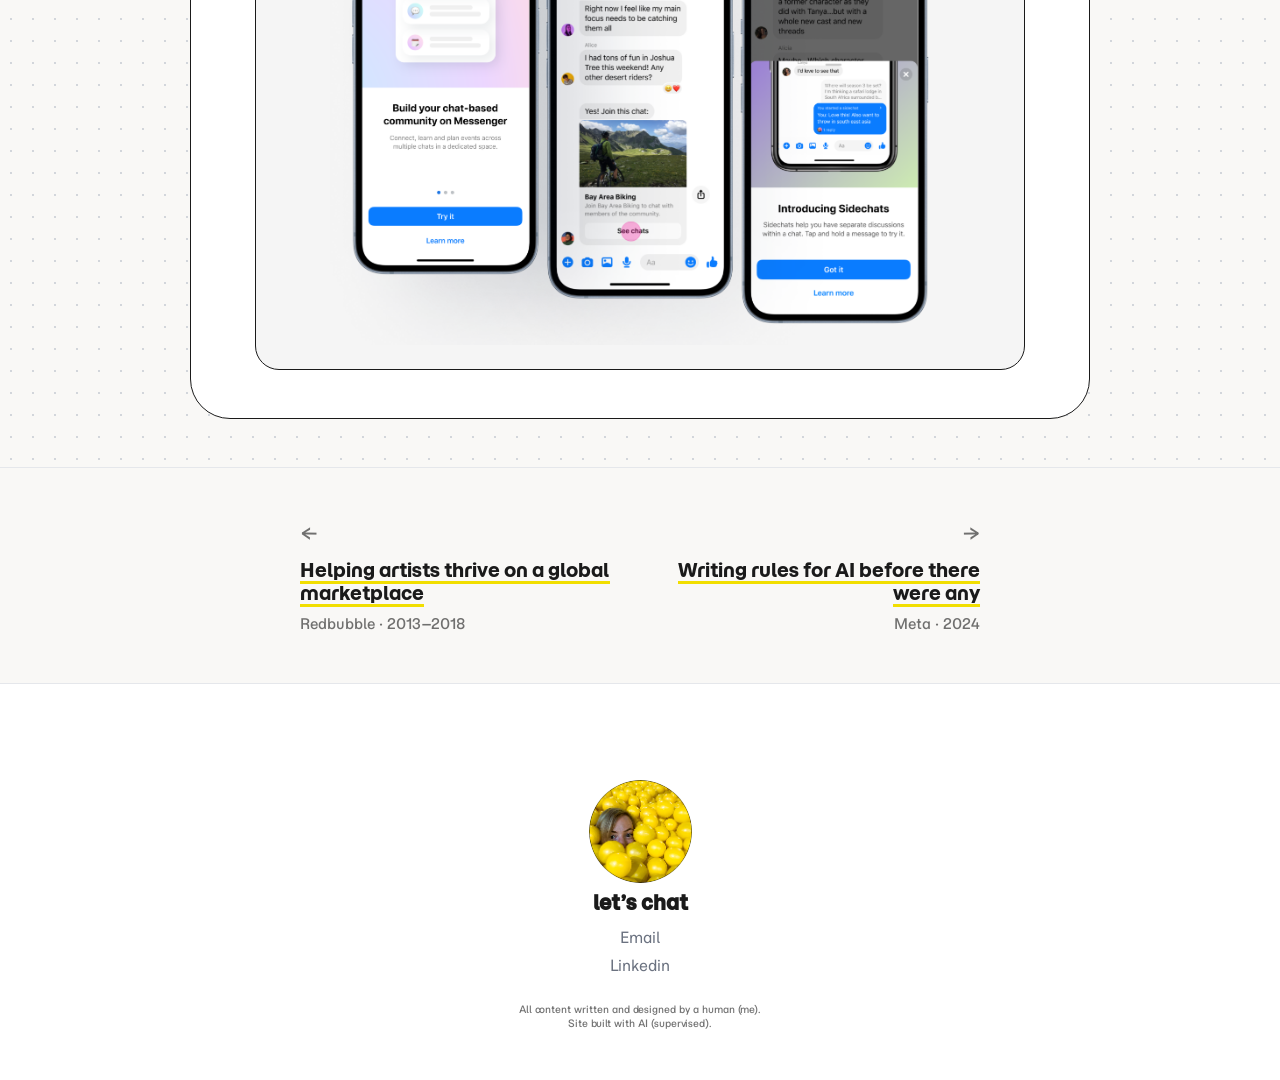
<file: messenger.html>
<!DOCTYPE html>
<html lang="en">
<head>
  <meta charset="UTF-8">
  <meta name="viewport" content="width=device-width, initial-scale=1.0">
  <title>Building a new messaging paradigm — Madeline Snow</title>
  <meta property="og:title" content="Madeline Snow - Content Designer &amp; UX Strategist">
  <meta property="og:description" content="Content design and UX strategy portfolio — case studies, backstory, and CV.">
  <meta property="og:image" content="https://madelinesnow.lol/images/picme1.png">
  <meta property="og:type" content="website">
  <meta property="og:url" content="https://madelinesnow.lol/messenger.html">
  <meta name="twitter:card" content="summary">
  <meta name="twitter:title" content="Madeline Snow - Content Designer &amp; UX Strategist">
  <meta name="twitter:description" content="Content design and UX strategy portfolio — case studies, backstory, and CV.">
  <meta name="twitter:image" content="https://madelinesnow.lol/images/picme1.png">
  <link rel="preconnect" href="https://fonts.googleapis.com">
  <link rel="preconnect" href="https://fonts.gstatic.com" crossorigin>
  <link href="https://fonts.googleapis.com/css2?family=Momo+Trust+Display&family=Momo+Trust+Sans:wght@200..800&family=Special+Gothic+Condensed+One&family=Special+Gothic+Expanded+One&family=Special+Gothic:wght@400..700&display=swap" rel="stylesheet">
  <link rel="stylesheet" href="style.css">
</head>
<body>

  <header>
    <nav>
      <a href="/" class="logo">madeline s.</a>
      <ul>
        <li><a href="work.html" class="is-active">work</a></li>
        <li><a href="my-story.html">backstory</a></li>
        <li><a href="cv.html">CV</a></li>
      </ul>
    </nav>
  </header>

  <!-- ── HERO — white background, generous padding ── -->
  <div class="cs-hero-wrapper">
    <div class="blob blob-1"></div>
    <div class="blob blob-2"></div>
    <div class="blob blob-3"></div>
    <div class="cs-hero">
      <a href="work.html" class="cs-back">&larr; all work</a>
      <div class="cs-hero-row">
        <div class="cs-hero-text">
          <p class="cs-eyebrow">Messenger · 2021–2024 · Lead Content Designer</p>
          <h1>Building a new messaging paradigm</h1>
          <ul class="cs-tldr">
            <li>0→1 content design for Messenger Communities — a net-new public messaging surface inside a private messaging app.</li>
            <li>Took the feature from internal dogfooding to a global, multi-language launch announced by Mark Zuckerberg.</li>
            <li>Grew to 350 million users and 30% of all Messenger sends.</li>
          </ul>
          <div class="cs-pills">
            <span class="cs-pill">0→1 product strategy</span>
            <span class="cs-pill">Content systems</span>
            <span class="cs-pill">Regulatory content</span>
          </div>
        </div>
        <div class="cs-hero-photo-wrap">
          <img src="images/meta-cc-2.png" alt="Building a new messaging paradigm" class="cs-hero-photo">
        </div>
      </div>
    </div>
  </div>

  <!-- ── CONTENT — dotted background ── -->
  <div class="cs-body-wrapper">
   <div class="cs-body">

    <!-- ── THE PROBLEM ── -->
    <div class="cs-section">
      <h2>The problem</h2>
      <p>The way people connected online was changing. We saw large communities forming around niche interests, with a demand for instant messaging as a way to connect (think Discord, Telegram). However, Messenger was built for private chats between people who already knew each other. There was no way to message a loosely-connected community at scale.</p>
    </div>

    <!-- ── KEY CHALLENGES ── -->
    <div class="cs-section">
      <h2>Key challenges</h2>
      <p>Public messaging breaks the mental model users hold about a private app, like who can see this and who can find me. We were also designing open messaging while Messenger sprinted toward end-to-end encryption for everyone. And Communities had to connect back to Facebook Groups: two design systems with one experience.</p>
      <div class="cs-brief">
        <svg class="cs-brief-line" width="3" height="108" viewBox="0 0 3 108" fill="none" aria-hidden="true">
          <path d="M1.5 106.505L1.5 1.5" stroke="#F1DE00" stroke-width="3" stroke-linecap="round"/>
        </svg>
        <div class="cs-brief-content">
          <h2>The brief</h2>
          <p>Build a public messaging surface from scratch, inside an app a billion people already had muscle memory for.</p>
        </div>
      </div>
    </div>

    <!-- ── WHAT I DID ── -->
    <div class="cs-section">
      <h2 class="cs-heading-tight">What I did</h2>
      <p>I was one of three content designers on Communities, and a lead for most of this time. The work spanned across:</p>
      <div class="cs-subsections">
        <div class="cs-subsection">
          <h3>Naming</h3>
          <p>Partnered with UX and market research to define the product and feature names: community chats, broadcast chats, sidechats.</p>
        </div>
        <div class="cs-subsection">
          <h3>Information architecture</h3>
          <p>How communities, channels, and chats related, how that structure read to someone who’d only ever messaged one-to-one, and how that structure tied to Facebook Groups.</p>
        </div>
        <div class="cs-subsection">
          <h3>Voice, tone, and content standards</h3>
          <p>Ran extensive content tests to learn which value props resonated, then scaled those learnings into the standards the product grew on.</p>
        </div>
        <div class="cs-subsection">
          <h3>EU regulatory language</h3>
          <p>The compliant flows and disclosures that unlocked launch in Europe.</p>
        </div>
        <div class="cs-subsection">
          <h3>Onboarding and activation</h3>
          <p>Helping people understand, join, and participate once the product existed.</p>
        </div>
      </div>
    </div>

    <!-- ── SAMPLE 1 ── -->
    <div class="cs-sample cs-sample--1">
      <div class="cs-sample-header">
        <p class="sample-label">Sample 1</p>
        <h3>Naming architecture &amp; language simplification</h3>
        <p>Defining the meaning of communities in the context of similar features with overlapping mental models.</p>
      </div>
      <div class="sample-images sample-images--docs">
        <img src="images/Chatnel%20matrix.png" alt="Expanding the meaning of community beyond the container">
        <img src="images/audience-audit.png" alt="Audience audit — current vs proposed ecosystem terminology">
      </div>
    </div>

    <!-- ── SAMPLE 2 ── -->
    <div class="cs-sample cs-sample--2">
      <div class="cs-sample-header">
        <p class="sample-label">Sample 2</p>
        <h3>Onboarding, notification and null states</h3>
        <p>Blending value propositions with privacy disclosures and educating users on a new chat type.</p>
      </div>
      <div class="sample-images sample-images--phones">
        <img src="images/CC-NUX%20Template.png" alt="Start your community on Messenger onboarding screen">
        <img src="images/4%20_%20BR%20Chat%20Push.png" alt="Sidechat push notification on lock screen">
        <img src="images/Container.png" alt="Sidechats null state">
      </div>
    </div>

    <!-- ── AND THEN WHAT HAPPENED ── -->
    <div class="cs-section">
      <h2>And then what happened?</h2>
      <div class="cs-stats">
        <div class="cs-stat">
          <p class="stat-number">350M</p>
          <p class="stat-label">monthly users of Messenger Communities</p>
        </div>
        <div class="cs-stat">
          <p class="stat-number">30%</p>
          <p class="stat-label">of all Messenger sends</p>
        </div>
        <div class="cs-stat">
          <p class="stat-number">5x</p>
          <p class="stat-label">improvement in top-of-funnel adoption from my onboarding and engagement work</p>
        </div>
      </div>
      <p>2022: We took Communities from dogfooding through public testing to a global launch, announced personally by Mark Zuckerberg.</p>
      <p>2024: Communities graduated into a standalone product, covered by <a href="https://techcrunch.com/2024/06/07/meta-quietly-rolls-out-communities-on-messenger/" target="_blank" rel="noopener">TechCrunch</a> and <a href="https://www.theverge.com/2024/6/7/24173785/messenger-communities-chats-facebook" target="_blank" rel="noopener">The Verge</a>. I led the upgrade pathing project to migrate legacy group chats into this new experience.</p>
    </div>

    <!-- ── ZUCKERBERG LAUNCH POST ── -->
    <div class="cs-section cs-launch-post">
      <a href="https://www.facebook.com/zuck/posts/pfbid023w43bp4o5EHhDzfya42n6P8HPTk21J8uokbUsASVvYhD6M81PbUUZpCLQWhqRokLl" target="_blank" rel="noopener" class="cs-launch-post-link">
        <img src="images/metaccmz.png" alt="Mark Zuckerberg's Facebook post announcing Community Chats, showing the Wakesurfers group chat interface" class="cs-launch-post-img">
      </a>
    </div>

    <!-- ── WHAT I LEARNED ── -->
    <div class="cs-section">
      <h2>What I learned</h2>
      <p>Building a new paradigm taught me that mental models must be built in layers, across naming, onboarding, repetition and crystal-clear content strategy.</p>
      <p>I also learned that the "MVP" can’t stay minimal for long — once ours shipped, we couldn’t design additional bells and whistles until the core experience was solid.</p>
      <p>Finally, I learned that simplicity reigns above all else, and taking a step back (or disconnecting your project from the Facebook Groups ecosystem) is the best thing you can do for success.</p>
    </div>

    <!-- ── FINAL IMAGE ── -->
    <div class="cs-final-image">
      <img src="images/Shot2-cropped.png" alt="Messenger Communities — onboarding, community chat, and sidechats">
    </div>

   </div>
  </div>

  <!-- ── FOOTER ── -->
  <footer class="cs-footer-full">
    <div class="cs-footer-nav">
      <a href="redbubble.html" class="cs-nav-prev">
        <p class="cs-nav-label"><span class="sr-only">Previous</span><span aria-hidden="true">&larr;</span></p>
        <p class="cs-nav-title">Helping artists thrive on a global marketplace</p>
        <p class="cs-nav-meta">Redbubble · 2013–2018</p>
      </a>
      <a href="ai-rules.html" class="cs-nav-next">
        <p class="cs-nav-label"><span class="sr-only">Next</span><span aria-hidden="true">&rarr;</span></p>
        <p class="cs-nav-title">Writing rules for AI before there were any</p>
        <p class="cs-nav-meta">Meta · 2024</p>
      </a>
    </div>
  </footer>

  <!-- ── SITE FOOTER ── -->
  <footer class="site-footer-mini">
    <div class="site-footer-mini-photo">
      <img src="images/picme2.png" alt="Madeline peeking out from a pit of yellow balls">
    </div>
    <div class="site-footer-contact">
      <h2>let’s chat</h2>
      <ul>
        <li><a href="mailto:mlsnow26@gmail.com">Email</a></li>
        <li><a href="https://www.linkedin.com/in/madelinesnow/" target="_blank" rel="noopener">Linkedin</a></li>
      </ul>
    </div>
    <p class="site-footer-mini-note">All content written and designed by a human (me).<br>Site built with AI (supervised).</p>
  </footer>

  <script src="scroll-reveal.js"></script>

  <!-- Cloudflare Web Analytics -->
  <script type='module' src='https://static.cloudflareinsights.com/beacon.min.js' data-cf-beacon='{"token": "91945d05067e477dbabb19c5dc5f037b"}'></script>
  <!-- End Cloudflare Web Analytics -->
</body>
</html>
</file>
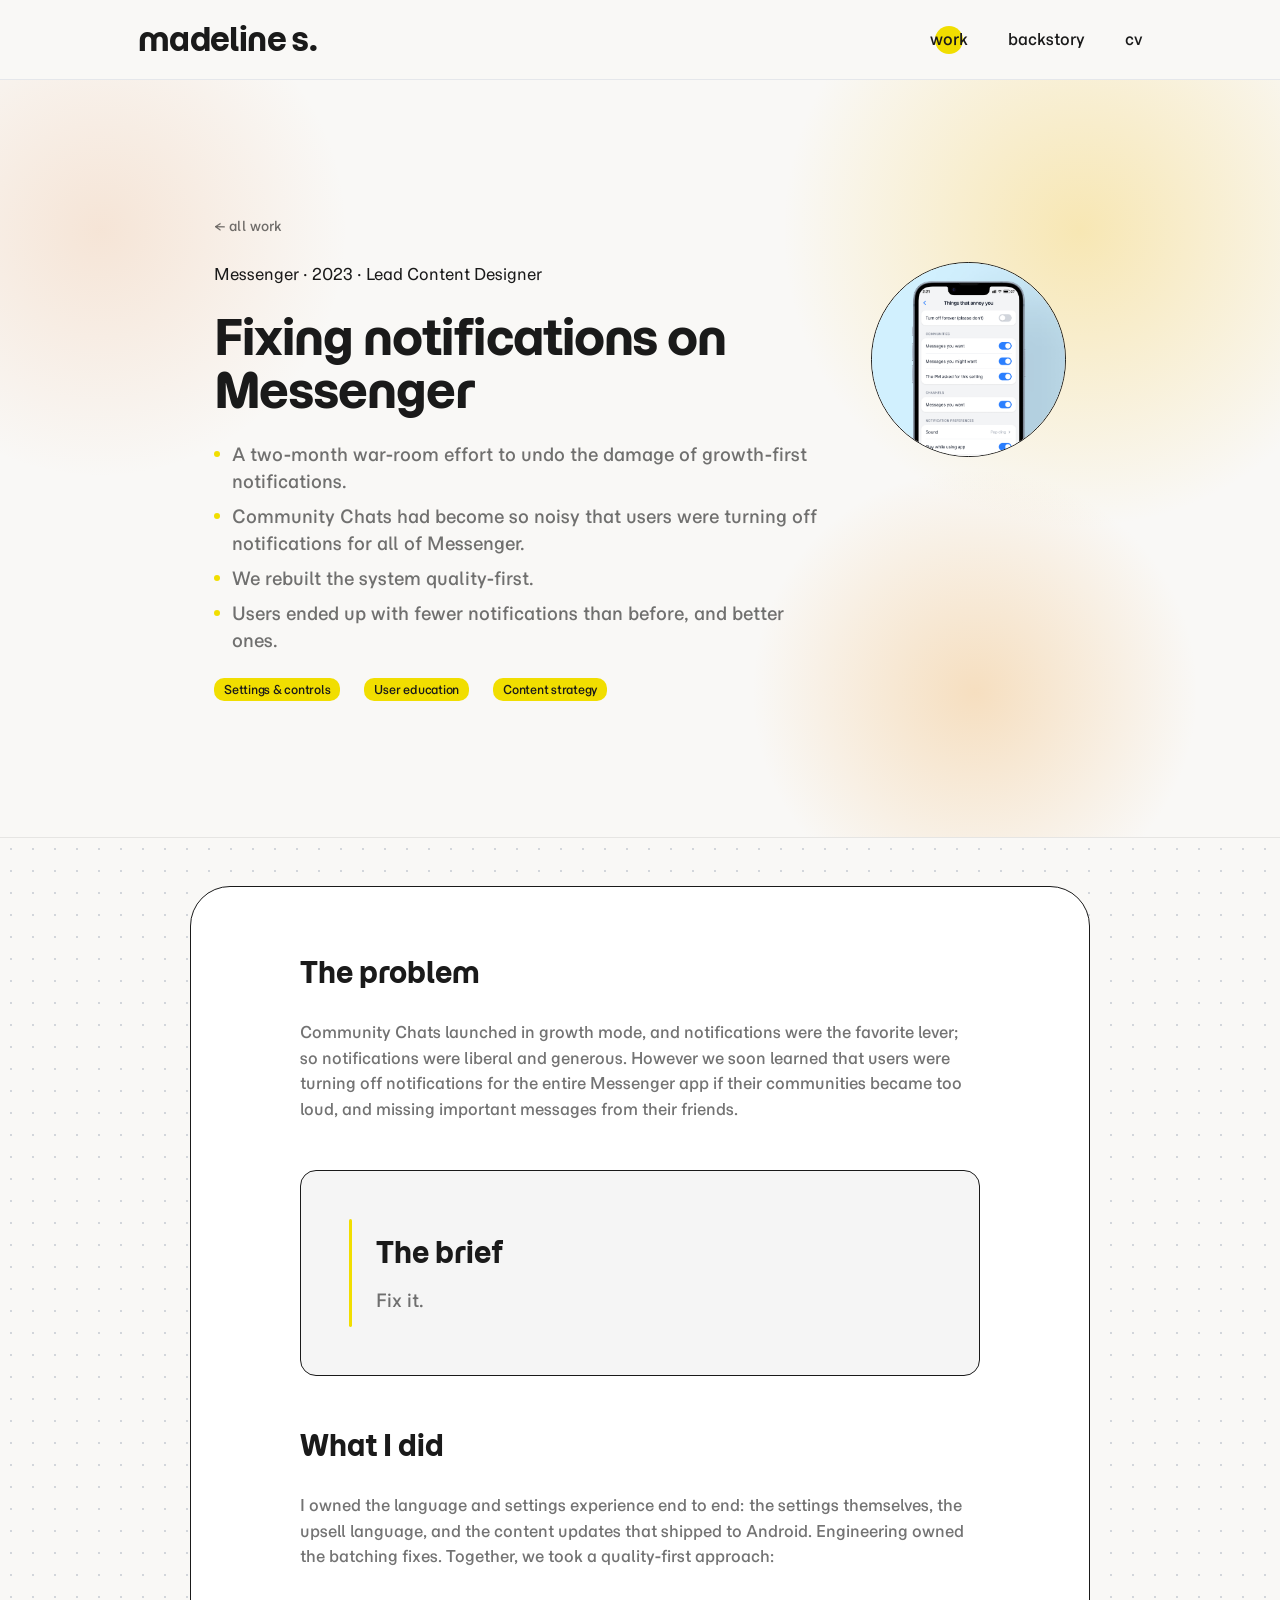
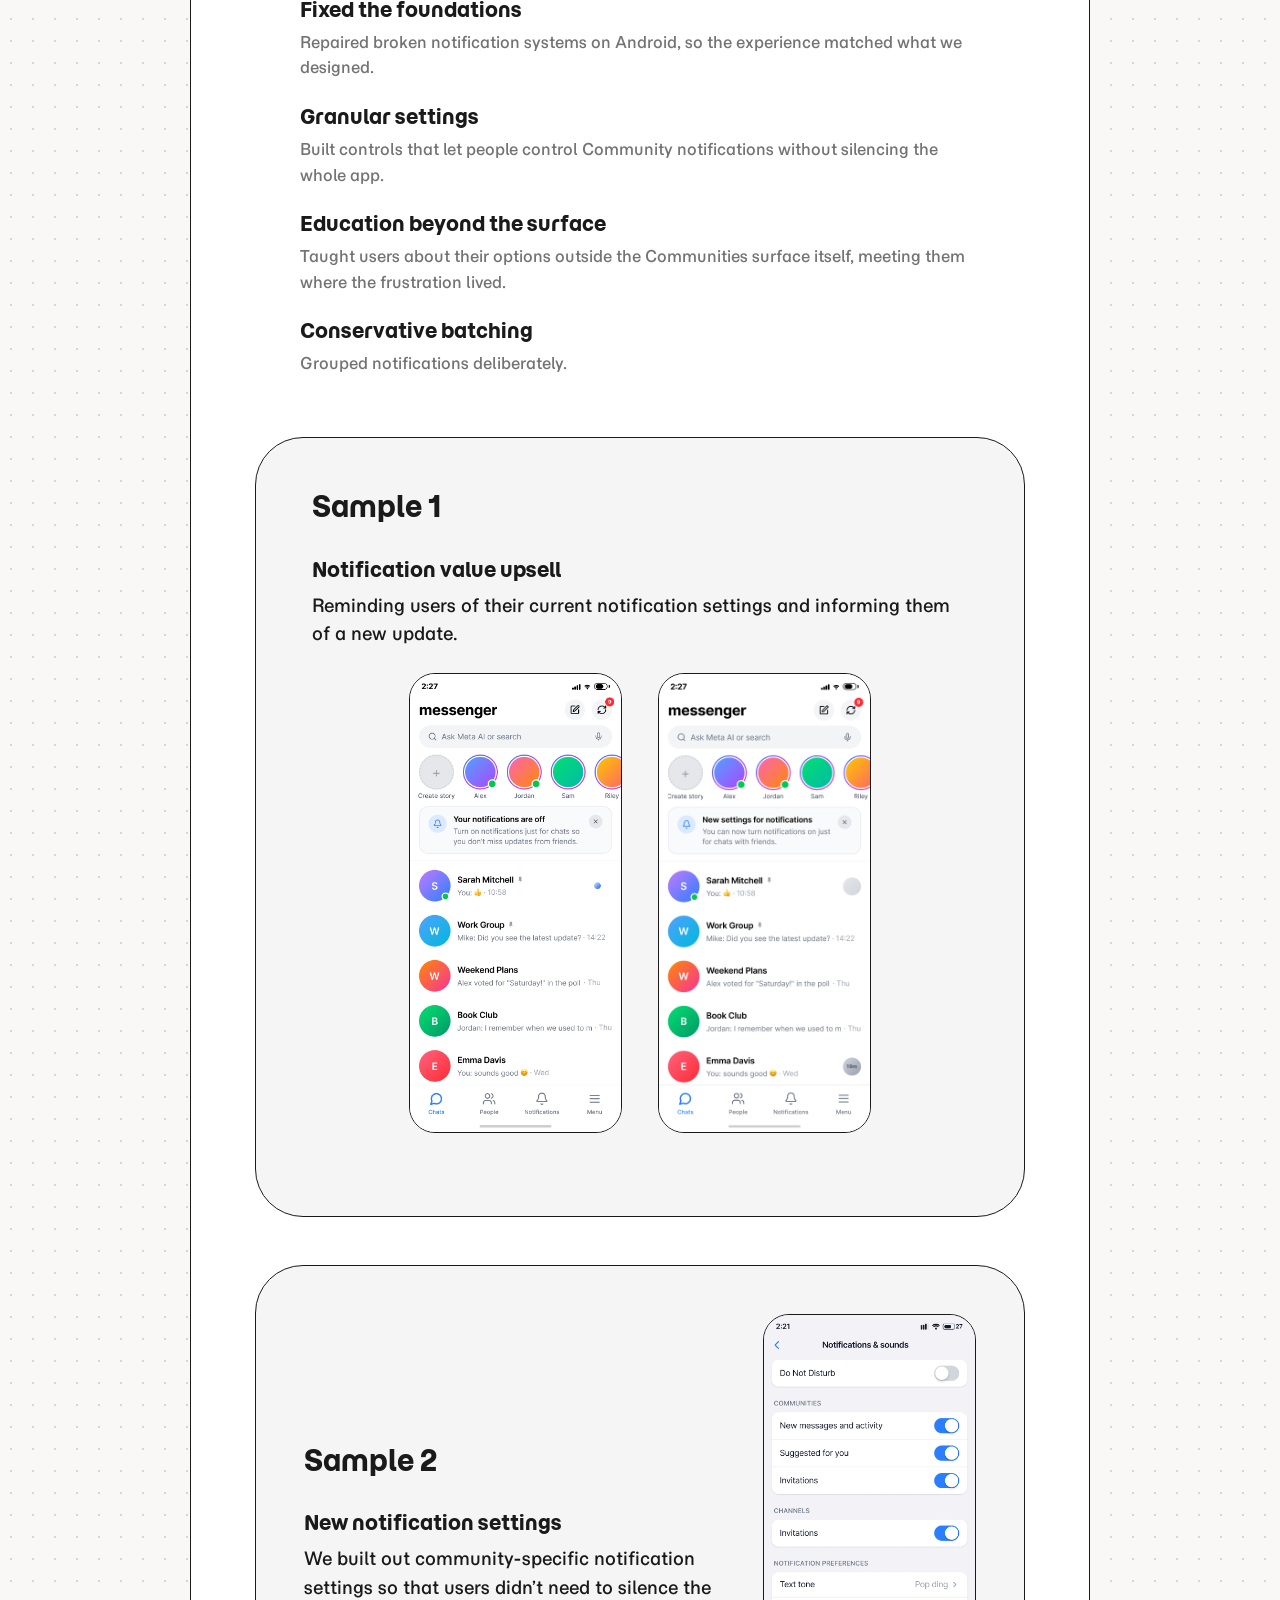
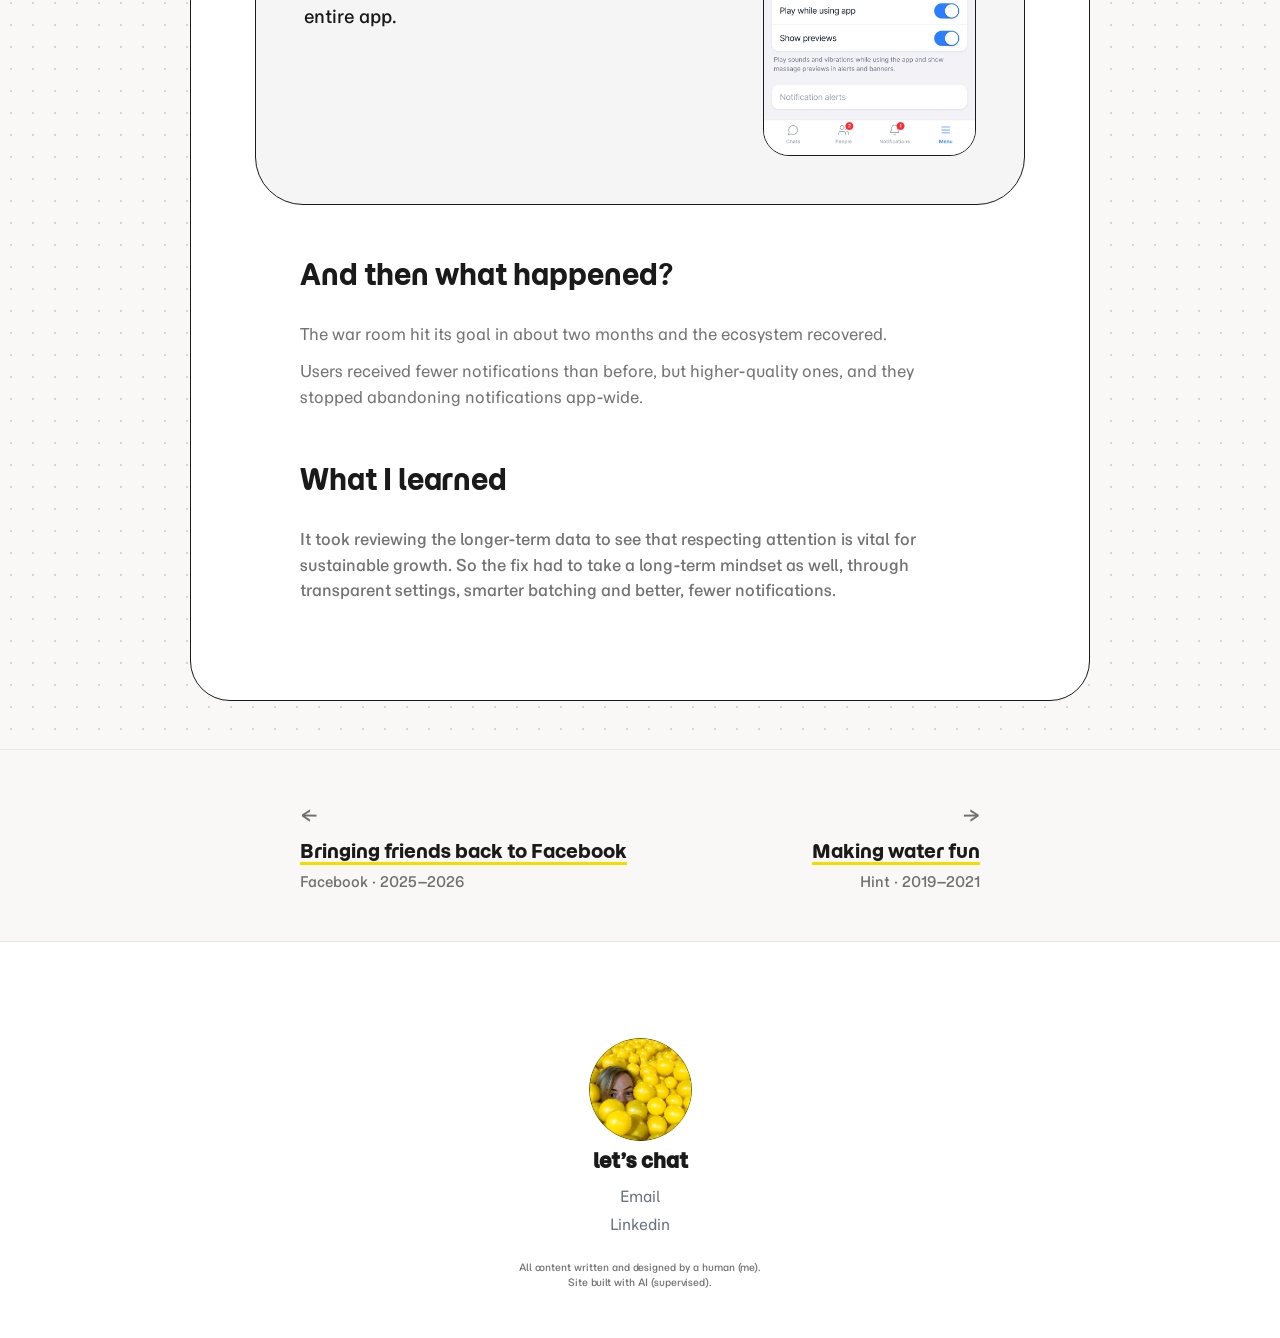
<file: notifications.html>
<!DOCTYPE html>
<html lang="en">
<head>
  <meta charset="UTF-8">
  <meta name="viewport" content="width=device-width, initial-scale=1.0">
  <title>Fixing notifications on Messenger — Madeline Snow</title>
  <meta property="og:title" content="Madeline Snow - Content Designer &amp; UX Strategist">
  <meta property="og:description" content="Content design and UX strategy portfolio — case studies, backstory, and CV.">
  <meta property="og:image" content="https://madelinesnow.lol/images/picme1.png">
  <meta property="og:type" content="website">
  <meta property="og:url" content="https://madelinesnow.lol/notifications.html">
  <meta name="twitter:card" content="summary">
  <meta name="twitter:title" content="Madeline Snow - Content Designer &amp; UX Strategist">
  <meta name="twitter:description" content="Content design and UX strategy portfolio — case studies, backstory, and CV.">
  <meta name="twitter:image" content="https://madelinesnow.lol/images/picme1.png">
  <link rel="preconnect" href="https://fonts.googleapis.com">
  <link rel="preconnect" href="https://fonts.gstatic.com" crossorigin>
  <link href="https://fonts.googleapis.com/css2?family=Momo+Trust+Display&family=Momo+Trust+Sans:wght@200..800&family=Special+Gothic+Condensed+One&family=Special+Gothic+Expanded+One&family=Special+Gothic:wght@400..700&display=swap" rel="stylesheet">
  <link rel="stylesheet" href="style.css">
</head>
<body>

  <header>
    <nav>
      <a href="/" class="logo">madeline s.</a>
      <ul>
        <li><a href="work.html" class="is-active">work</a></li>
        <li><a href="my-story.html">backstory</a></li>
        <li><a href="cv.html">CV</a></li>
      </ul>
    </nav>
  </header>

  <!-- ── HERO — white background, generous padding ── -->
  <div class="cs-hero-wrapper">
    <div class="blob blob-1"></div>
    <div class="blob blob-2"></div>
    <div class="blob blob-3"></div>
    <div class="cs-hero">
      <a href="work.html" class="cs-back">&larr; all work</a>
      <div class="cs-hero-row">
        <div class="cs-hero-text">
          <p class="cs-eyebrow">Messenger · 2023 · Lead Content Designer</p>
          <h1>Fixing notifications on Messenger</h1>
          <ul class="cs-tldr">
            <li>A two-month war-room effort to undo the damage of growth-first notifications.</li>
            <li>Community Chats had become so noisy that users were turning off notifications for all of Messenger.</li>
            <li>We rebuilt the system quality-first.</li>
            <li>Users ended up with fewer notifications than before, and better ones.</li>
          </ul>
          <div class="cs-pills">
            <span class="cs-pill">Settings &amp; controls</span>
            <span class="cs-pill">User education</span>
            <span class="cs-pill">Content strategy</span>
          </div>
        </div>
        <div class="cs-hero-photo-wrap">
          <img src="images/notifs-preview.png" alt="Fixing notifications on Messenger" class="cs-hero-photo">
        </div>
      </div>
    </div>
  </div>

  <!-- ── CONTENT — dotted background ── -->
  <div class="cs-body-wrapper">
   <div class="cs-body">

    <!-- ── THE PROBLEM ── -->
    <div class="cs-section">
      <h2>The problem</h2>
      <p>Community Chats launched in growth mode, and notifications were the favorite lever; so notifications were liberal and generous. However we soon learned that users were turning off notifications for the entire Messenger app if their communities became too loud, and missing important messages from their friends.</p>
      <div class="cs-brief">
        <svg class="cs-brief-line" width="3" height="108" viewBox="0 0 3 108" fill="none" aria-hidden="true">
          <path d="M1.5 106.505L1.5 1.5" stroke="#F1DE00" stroke-width="3" stroke-linecap="round"/>
        </svg>
        <div class="cs-brief-content">
          <h2>The brief</h2>
          <p>Fix it.</p>
        </div>
      </div>
    </div>

    <!-- ── WHAT I DID ── -->
    <div class="cs-section">
      <h2>What I did</h2>
      <p>I owned the language and settings experience end to end: the settings themselves, the upsell language, and the content updates that shipped to Android. Engineering owned the batching fixes. Together, we took a quality-first approach:</p>
      <div class="cs-subsections">
        <div class="cs-subsection">
          <h3>Fixed the foundations</h3>
          <p>Repaired broken notification systems on Android, so the experience matched what we designed.</p>
        </div>
        <div class="cs-subsection">
          <h3>Granular settings</h3>
          <p>Built controls that let people control Community notifications without silencing the whole app.</p>
        </div>
        <div class="cs-subsection">
          <h3>Education beyond the surface</h3>
          <p>Taught users about their options outside the Communities surface itself, meeting them where the frustration lived.</p>
        </div>
        <div class="cs-subsection">
          <h3>Conservative batching</h3>
          <p>Grouped notifications deliberately.</p>
        </div>
      </div>
    </div>

    <!-- ── SAMPLE 1 ── -->
    <div class="cs-sample cs-sample--2">
      <div class="cs-sample-header">
        <p class="sample-label">Sample 1</p>
        <h3>Notification value upsell</h3>
        <p>Reminding users of their current notification settings and informing them of a new update.</p>
      </div>
      <div class="sample-images sample-images--phones">
        <img src="images/notifs1.png" alt="Messenger chat list with a notifications-off upsell banner encouraging users to turn on chat notifications">
        <img src="images/notifs3.png" alt="Messenger chat list with an upsell banner announcing new settings to turn notifications on just for chats with friends">
      </div>
    </div>

    <!-- ── SAMPLE 2 ── -->
    <div class="cs-sample cs-sample--side">
      <div class="cs-sample-header">
        <p class="sample-label">Sample 2</p>
        <h3>New notification settings</h3>
        <p>We built out community-specific notification settings so that users didn’t need to silence the entire app.</p>
      </div>
      <div class="sample-images sample-images--phones">
        <img src="images/notifs2.png" alt="Notifications and sounds settings screen with granular toggles for Communities and channels">
      </div>
    </div>

    <!-- ── AND THEN WHAT HAPPENED ── -->
    <div class="cs-section">
      <h2>And then what happened?</h2>
      <ul>
        <li>The war room hit its goal in about two months and the ecosystem recovered.</li>
        <li>Users received fewer notifications than before, but higher-quality ones, and they stopped abandoning notifications app-wide.</li>
      </ul>
    </div>

    <!-- ── WHAT I LEARNED ── -->
    <div class="cs-section">
      <h2>What I learned</h2>
      <p>It took reviewing the longer-term data to see that respecting attention is vital for sustainable growth. So the fix had to take a long-term mindset as well, through transparent settings, smarter batching and better, fewer notifications.</p>
    </div>

   </div>
  </div>

  <!-- ── FOOTER ── -->
  <footer class="cs-footer-full">
    <div class="cs-footer-nav">
      <a href="facebook-friends.html" class="cs-nav-prev">
        <p class="cs-nav-label"><span class="sr-only">Previous</span><span aria-hidden="true">&larr;</span></p>
        <p class="cs-nav-title">Bringing friends back to Facebook</p>
        <p class="cs-nav-meta">Facebook · 2025–2026</p>
      </a>
      <a href="hint-water.html" class="cs-nav-next">
        <p class="cs-nav-label"><span class="sr-only">Next</span><span aria-hidden="true">&rarr;</span></p>
        <p class="cs-nav-title">Making water fun</p>
        <p class="cs-nav-meta">Hint · 2019–2021</p>
      </a>
    </div>
  </footer>

  <!-- ── SITE FOOTER ── -->
  <footer class="site-footer-mini">
    <div class="site-footer-mini-photo">
      <img src="images/picme2.png" alt="Madeline peeking out from a pit of yellow balls">
    </div>
    <div class="site-footer-contact">
      <h2>let’s chat</h2>
      <ul>
        <li><a href="mailto:mlsnow26@gmail.com">Email</a></li>
        <li><a href="https://www.linkedin.com/in/madelinesnow/" target="_blank" rel="noopener">Linkedin</a></li>
      </ul>
    </div>
    <p class="site-footer-mini-note">All content written and designed by a human (me).<br>Site built with AI (supervised).</p>
  </footer>

  <script src="scroll-reveal.js"></script>

  <!-- Cloudflare Web Analytics -->
  <script type='module' src='https://static.cloudflareinsights.com/beacon.min.js' data-cf-beacon='{"token": "91945d05067e477dbabb19c5dc5f037b"}'></script>
  <!-- End Cloudflare Web Analytics -->
</body>
</html>
</file>
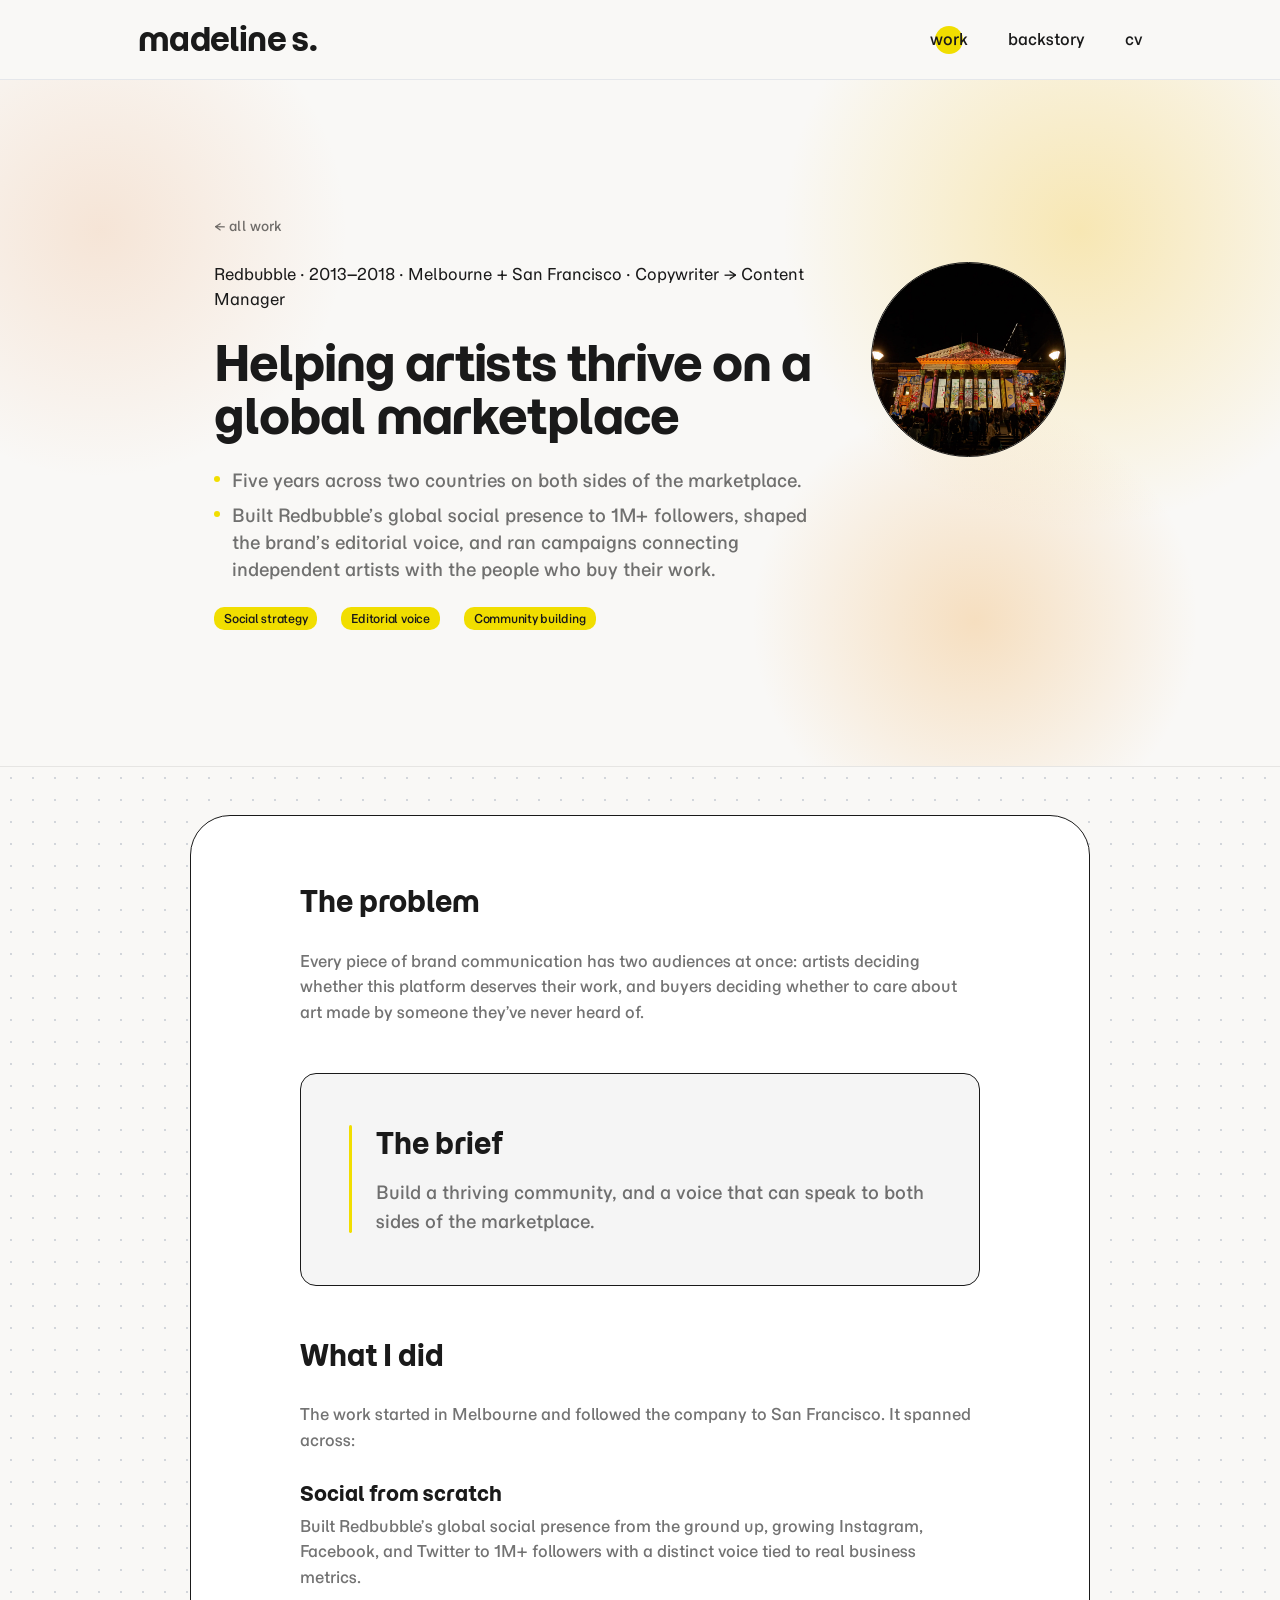
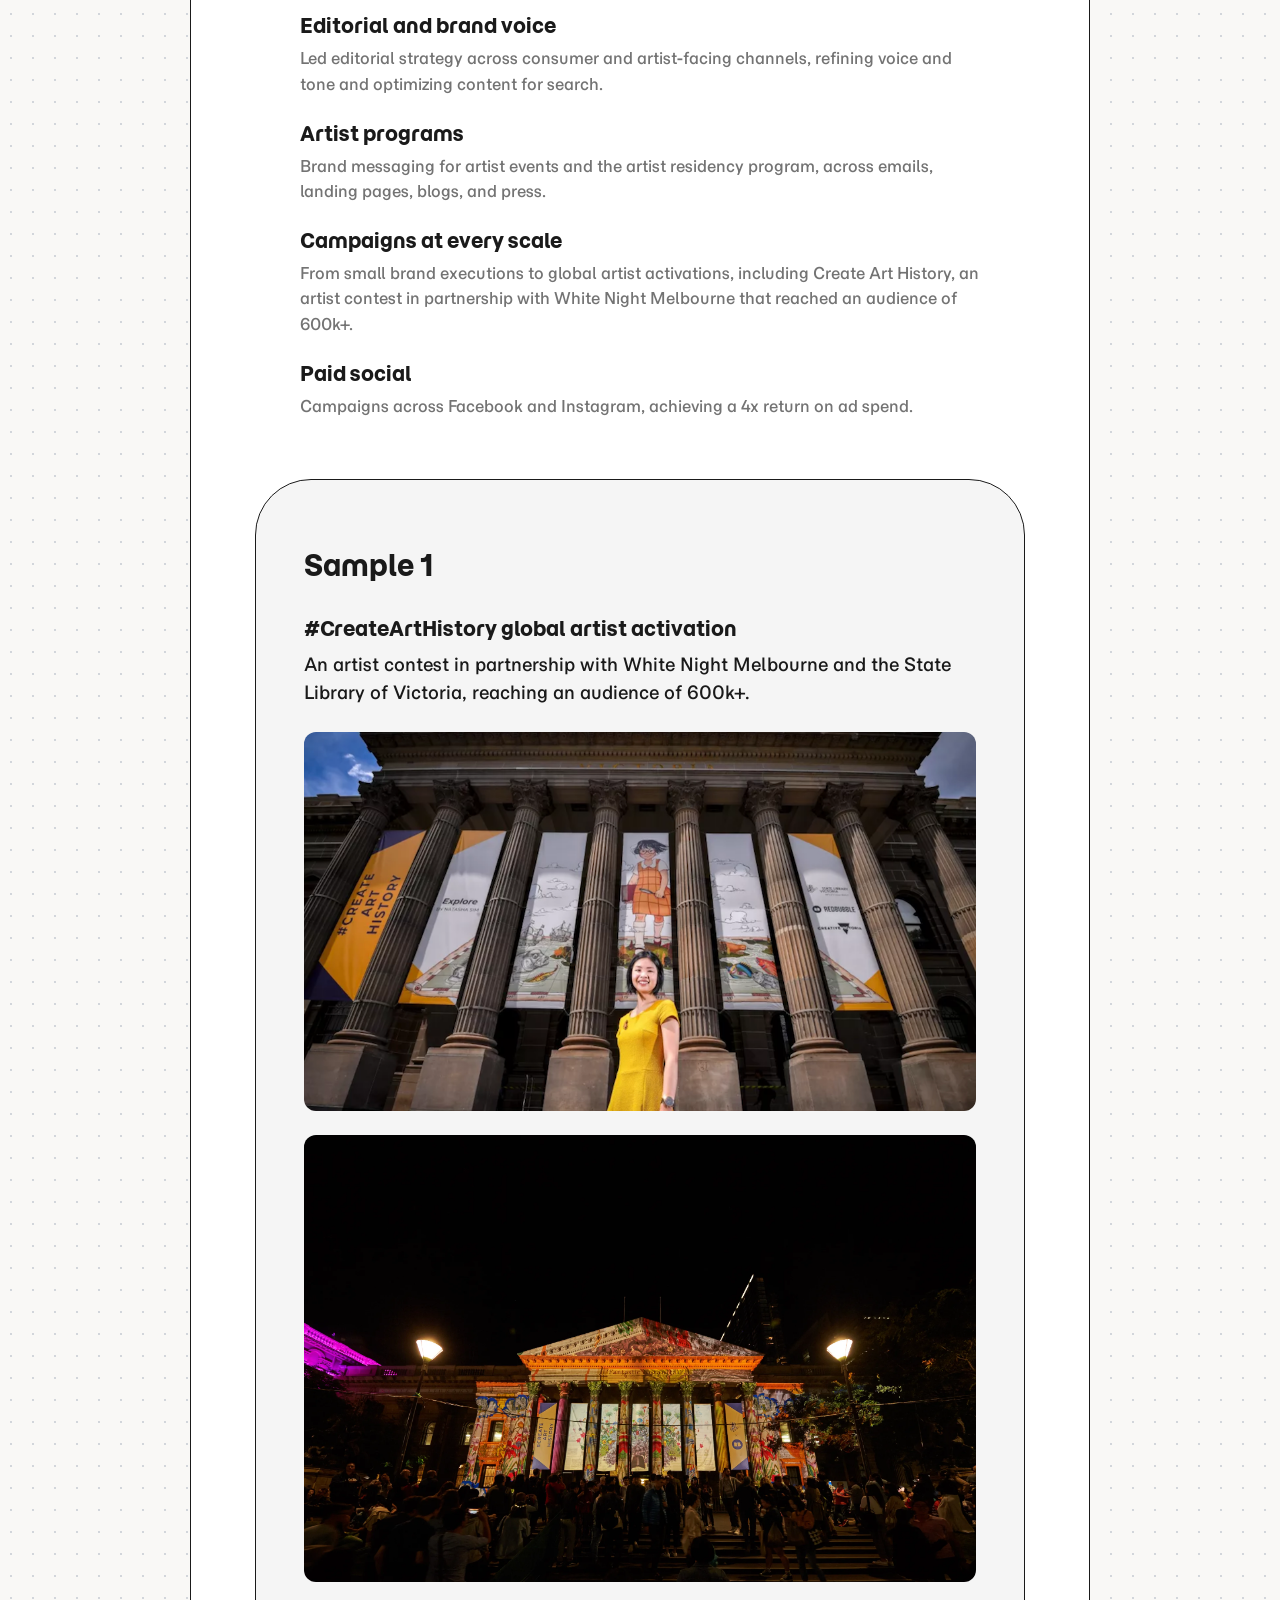
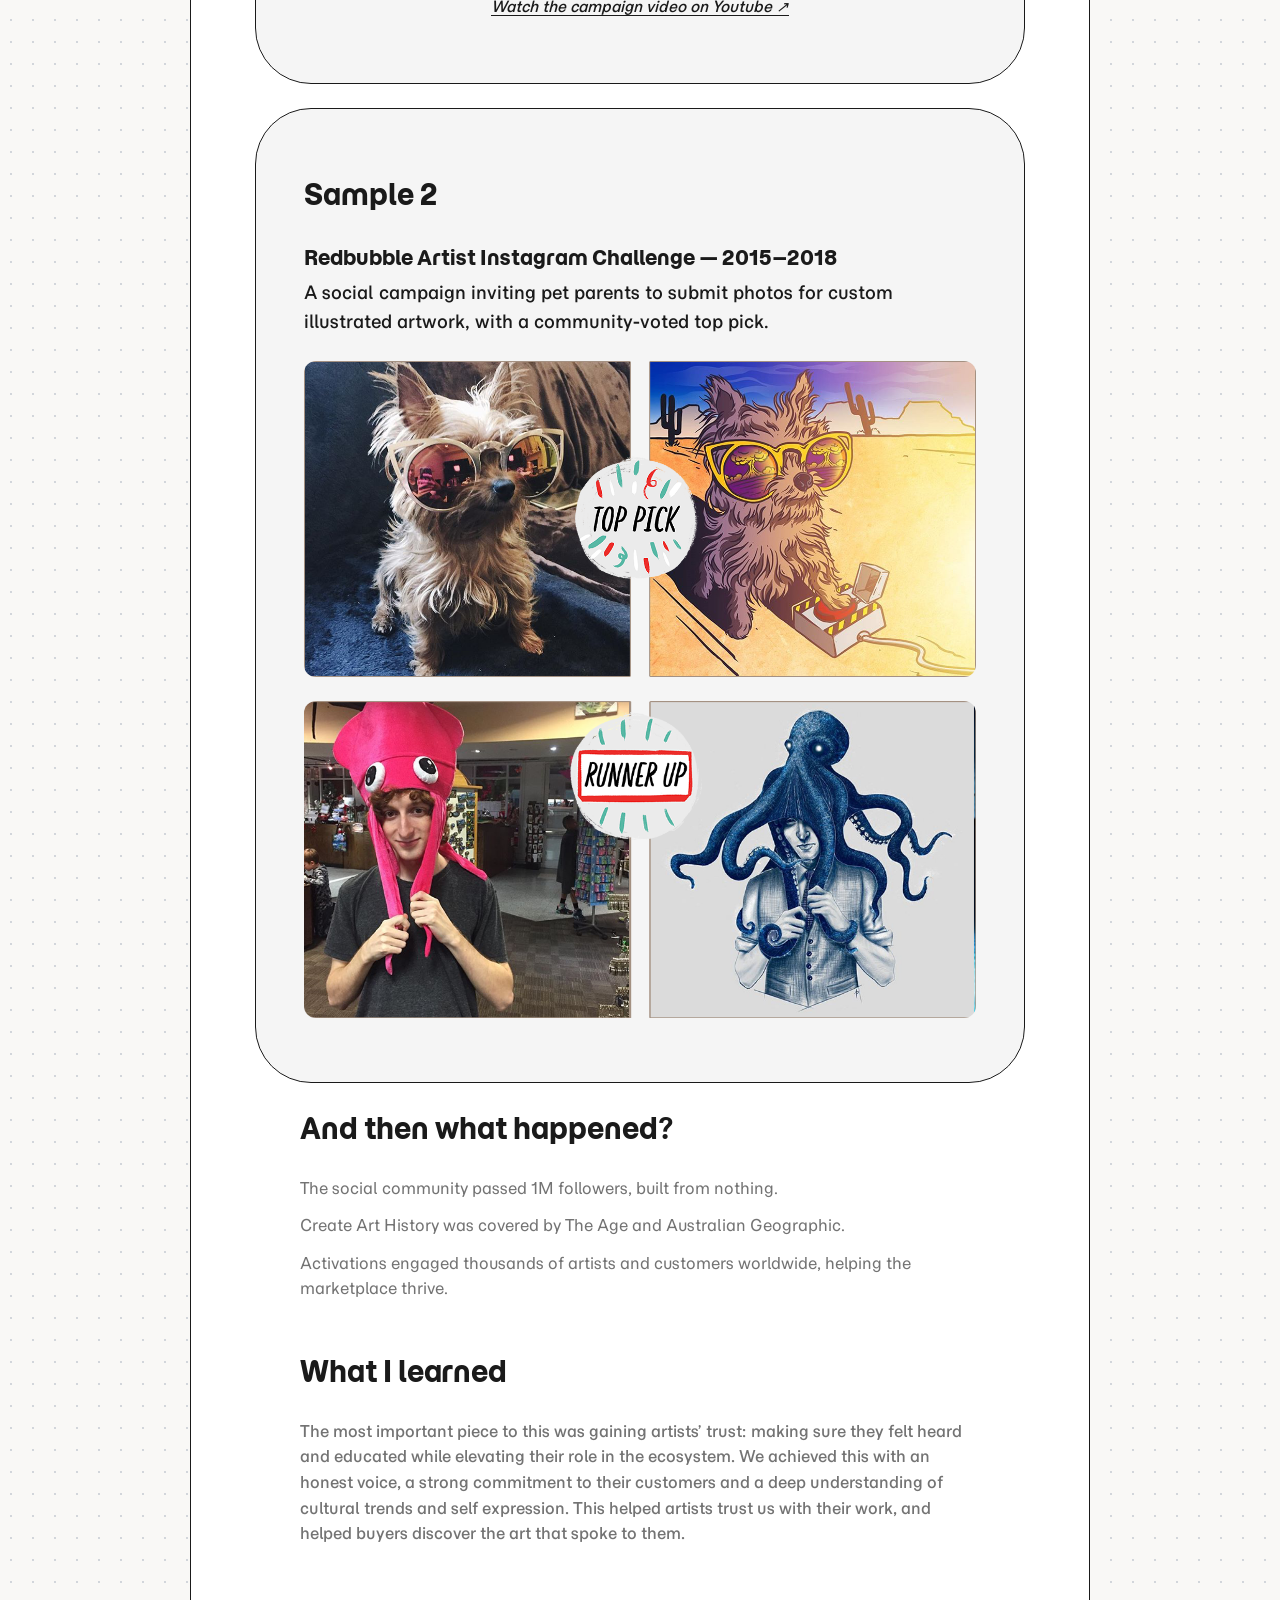
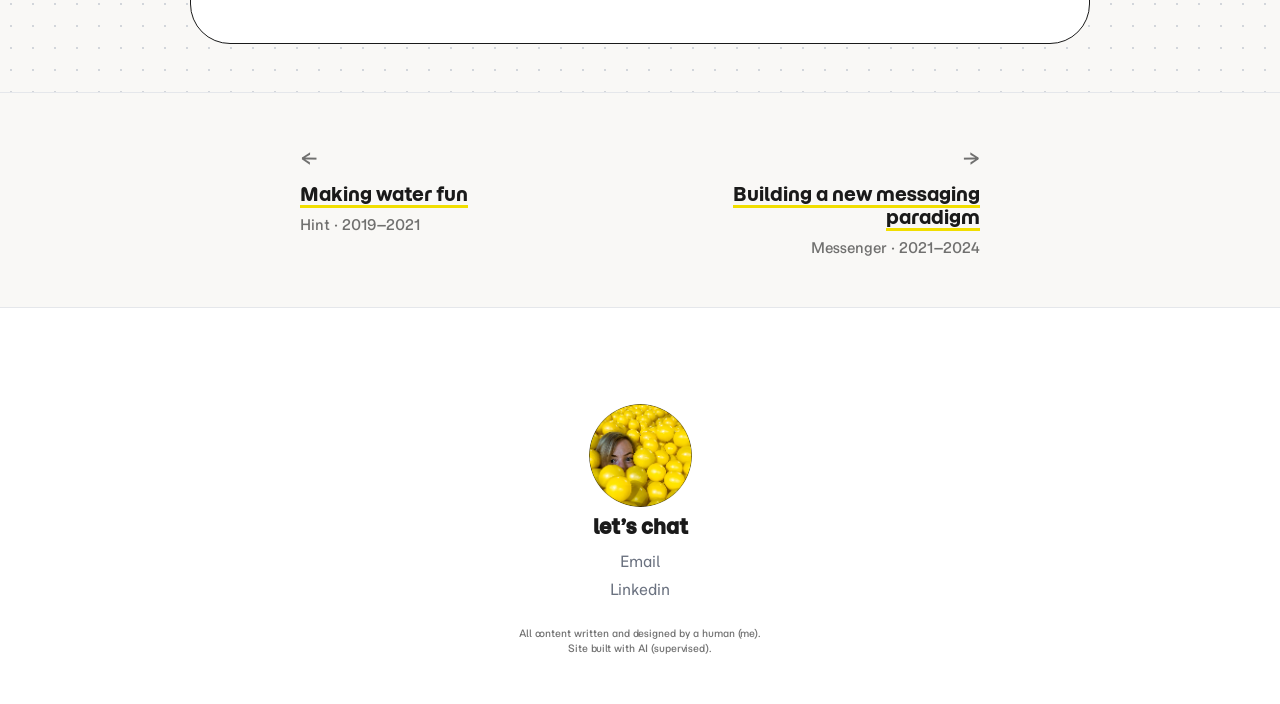
<file: redbubble.html>
<!DOCTYPE html>
<html lang="en">
<head>
  <meta charset="UTF-8">
  <meta name="viewport" content="width=device-width, initial-scale=1.0">
  <title>Helping artists thrive on a global marketplace — Madeline Snow</title>
  <meta property="og:title" content="Madeline Snow - Content Designer &amp; UX Strategist">
  <meta property="og:description" content="Content design and UX strategy portfolio — case studies, backstory, and CV.">
  <meta property="og:image" content="https://madelinesnow.lol/images/picme1.png">
  <meta property="og:type" content="website">
  <meta property="og:url" content="https://madelinesnow.lol/redbubble.html">
  <meta name="twitter:card" content="summary">
  <meta name="twitter:title" content="Madeline Snow - Content Designer &amp; UX Strategist">
  <meta name="twitter:description" content="Content design and UX strategy portfolio — case studies, backstory, and CV.">
  <meta name="twitter:image" content="https://madelinesnow.lol/images/picme1.png">
  <link rel="preconnect" href="https://fonts.googleapis.com">
  <link rel="preconnect" href="https://fonts.gstatic.com" crossorigin>
  <link href="https://fonts.googleapis.com/css2?family=Momo+Trust+Display&family=Momo+Trust+Sans:wght@200..800&family=Special+Gothic+Condensed+One&family=Special+Gothic+Expanded+One&family=Special+Gothic:wght@400..700&display=swap" rel="stylesheet">
  <link rel="stylesheet" href="style.css">
</head>
<body>

  <header>
    <nav>
      <a href="/" class="logo">madeline s.</a>
      <ul>
        <li><a href="work.html" class="is-active">work</a></li>
        <li><a href="my-story.html">backstory</a></li>
        <li><a href="cv.html">CV</a></li>
      </ul>
    </nav>
  </header>

  <!-- ── HERO — white background, generous padding ── -->
  <div class="cs-hero-wrapper">
    <div class="blob blob-1"></div>
    <div class="blob blob-2"></div>
    <div class="blob blob-3"></div>
    <div class="cs-hero">
      <a href="work.html" class="cs-back">&larr; all work</a>
      <div class="cs-hero-row">
        <div class="cs-hero-text">
          <p class="cs-eyebrow">Redbubble · 2013–2018 · Melbourne + San Francisco · Copywriter &rarr; Content Manager</p>
          <h1>Helping artists thrive on a global marketplace</h1>
          <ul class="cs-tldr">
            <li>Five years across two countries on both sides of the marketplace.</li>
            <li>Built Redbubble’s global social presence to 1M+ followers, shaped the brand’s editorial voice, and ran campaigns connecting independent artists with the people who buy their work.</li>
          </ul>
          <div class="cs-pills">
            <span class="cs-pill">Social strategy</span>
            <span class="cs-pill">Editorial voice</span>
            <span class="cs-pill">Community building</span>
          </div>
        </div>
        <div class="cs-hero-photo-wrap">
          <img src="images/redbubble-cah.webp" alt="Helping artists thrive on a global marketplace" class="cs-hero-photo">
        </div>
      </div>
    </div>
  </div>

  <!-- ── CONTENT — dotted background ── -->
  <div class="cs-body-wrapper">
   <div class="cs-body">

    <!-- ── THE PROBLEM ── -->
    <div class="cs-section">
      <h2>The problem</h2>
      <p>Every piece of brand communication has two audiences at once: artists deciding whether this platform deserves their work, and buyers deciding whether to care about art made by someone they’ve never heard of.</p>
      <div class="cs-brief">
        <svg class="cs-brief-line" width="3" height="108" viewBox="0 0 3 108" fill="none" aria-hidden="true">
          <path d="M1.5 106.505L1.5 1.5" stroke="#F1DE00" stroke-width="3" stroke-linecap="round"/>
        </svg>
        <div class="cs-brief-content">
          <h2>The brief</h2>
          <p>Build a thriving community, and a voice that can speak to both sides of the marketplace.</p>
        </div>
      </div>
    </div>

    <!-- ── WHAT I DID ── -->
    <div class="cs-section">
      <h2>What I did</h2>
      <p>The work started in Melbourne and followed the company to San Francisco. It spanned across:</p>
      <div class="cs-subsections">
        <div class="cs-subsection">
          <h3>Social from scratch</h3>
          <p>Built Redbubble’s global social presence from the ground up, growing Instagram, Facebook, and Twitter to 1M+ followers with a distinct voice tied to real business metrics.</p>
        </div>
        <div class="cs-subsection">
          <h3>Editorial and brand voice</h3>
          <p>Led editorial strategy across consumer and artist-facing channels, refining voice and tone and optimizing content for search.</p>
        </div>
        <div class="cs-subsection">
          <h3>Artist programs</h3>
          <p>Brand messaging for artist events and the artist residency program, across emails, landing pages, blogs, and press.</p>
        </div>
        <div class="cs-subsection">
          <h3>Campaigns at every scale</h3>
          <p>From small brand executions to global artist activations, including Create Art History, an artist contest in partnership with White Night Melbourne that reached an audience of 600k+.</p>
        </div>
        <div class="cs-subsection">
          <h3>Paid social</h3>
          <p>Campaigns across Facebook and Instagram, achieving a 4x return on ad spend.</p>
        </div>
      </div>
    </div>

    <!-- ── SAMPLE 1 ── -->
    <div class="cs-sample cs-sample--1">
      <div class="cs-sample-header">
        <p class="sample-label">Sample 1</p>
        <h3>#CreateArtHistory global artist activation</h3>
        <p>An artist contest in partnership with White Night Melbourne and the State Library of Victoria, reaching an audience of 600k+.</p>
      </div>
      <div class="sample-images sample-images--docs">
        <img src="images/redbubble2.webp" alt="Artist Natasha Sim standing in front of the State Library of Victoria with her #CreateArtHistory banners displayed between the columns">
        <img src="images/redbubble-cah.webp" alt="The State Library of Victoria projected with #CreateArtHistory artwork at night during White Night Melbourne">
      </div>
      <p class="sample-caption"><a href="https://www.youtube.com/watch?v=cJBNs3FxpBc" target="_blank" rel="noopener">Watch the campaign video on Youtube ↗</a></p>
    </div>

    <!-- ── SAMPLE 2 ── -->
    <div class="cs-sample cs-sample--1">
      <div class="cs-sample-header">
        <p class="sample-label">Sample 2</p>
        <h3>Redbubble Artist Instagram Challenge — 2015–2018</h3>
        <p>A social campaign inviting pet parents to submit photos for custom illustrated artwork, with a community-voted top pick.</p>
      </div>
      <div class="sample-images sample-images--docs">
        <img src="images/redbubbl3.webp" alt="Before and after: a dog in sunglasses transformed into an illustrated desert scene, marked as the contest’s top pick">
        <img src="images/redbubble-art-party.webp" alt="Before and after: a person in a squid costume transformed into an illustrated octopus character, marked as the contest’s runner up">
      </div>
    </div>

    <!-- ── AND THEN WHAT HAPPENED ── -->
    <div class="cs-section">
      <h2>And then what happened?</h2>
      <ul>
        <li>The social community passed 1M followers, built from nothing.</li>
        <li>Create Art History was covered by The Age and Australian Geographic.</li>
        <li>Activations engaged thousands of artists and customers worldwide, helping the marketplace thrive.</li>
      </ul>
    </div>

    <!-- ── WHAT I LEARNED ── -->
    <div class="cs-section">
      <h2>What I learned</h2>
      <p>The most important piece to this was gaining artists’ trust: making sure they felt heard and educated while elevating their role in the ecosystem. We achieved this with an honest voice, a strong commitment to their customers and a deep understanding of cultural trends and self expression. This helped artists trust us with their work, and helped buyers discover the art that spoke to them.</p>
    </div>

   </div>
  </div>

  <!-- ── FOOTER ── -->
  <footer class="cs-footer-full">
    <div class="cs-footer-nav">
      <a href="hint-water.html" class="cs-nav-prev">
        <p class="cs-nav-label"><span class="sr-only">Previous</span><span aria-hidden="true">&larr;</span></p>
        <p class="cs-nav-title">Making water fun</p>
        <p class="cs-nav-meta">Hint · 2019–2021</p>
      </a>
      <a href="messenger.html" class="cs-nav-next">
        <p class="cs-nav-label"><span class="sr-only">Next</span><span aria-hidden="true">&rarr;</span></p>
        <p class="cs-nav-title">Building a new messaging paradigm</p>
        <p class="cs-nav-meta">Messenger · 2021–2024</p>
      </a>
    </div>
  </footer>

  <!-- ── SITE FOOTER ── -->
  <footer class="site-footer-mini">
    <div class="site-footer-mini-photo">
      <img src="images/picme2.png" alt="Madeline peeking out from a pit of yellow balls">
    </div>
    <div class="site-footer-contact">
      <h2>let’s chat</h2>
      <ul>
        <li><a href="mailto:mlsnow26@gmail.com">Email</a></li>
        <li><a href="https://www.linkedin.com/in/madelinesnow/" target="_blank" rel="noopener">Linkedin</a></li>
      </ul>
    </div>
    <p class="site-footer-mini-note">All content written and designed by a human (me).<br>Site built with AI (supervised).</p>
  </footer>

  <script src="scroll-reveal.js"></script>

  <!-- Cloudflare Web Analytics -->
  <script type='module' src='https://static.cloudflareinsights.com/beacon.min.js' data-cf-beacon='{"token": "91945d05067e477dbabb19c5dc5f037b"}'></script>
  <!-- End Cloudflare Web Analytics -->
</body>
</html>
</file>
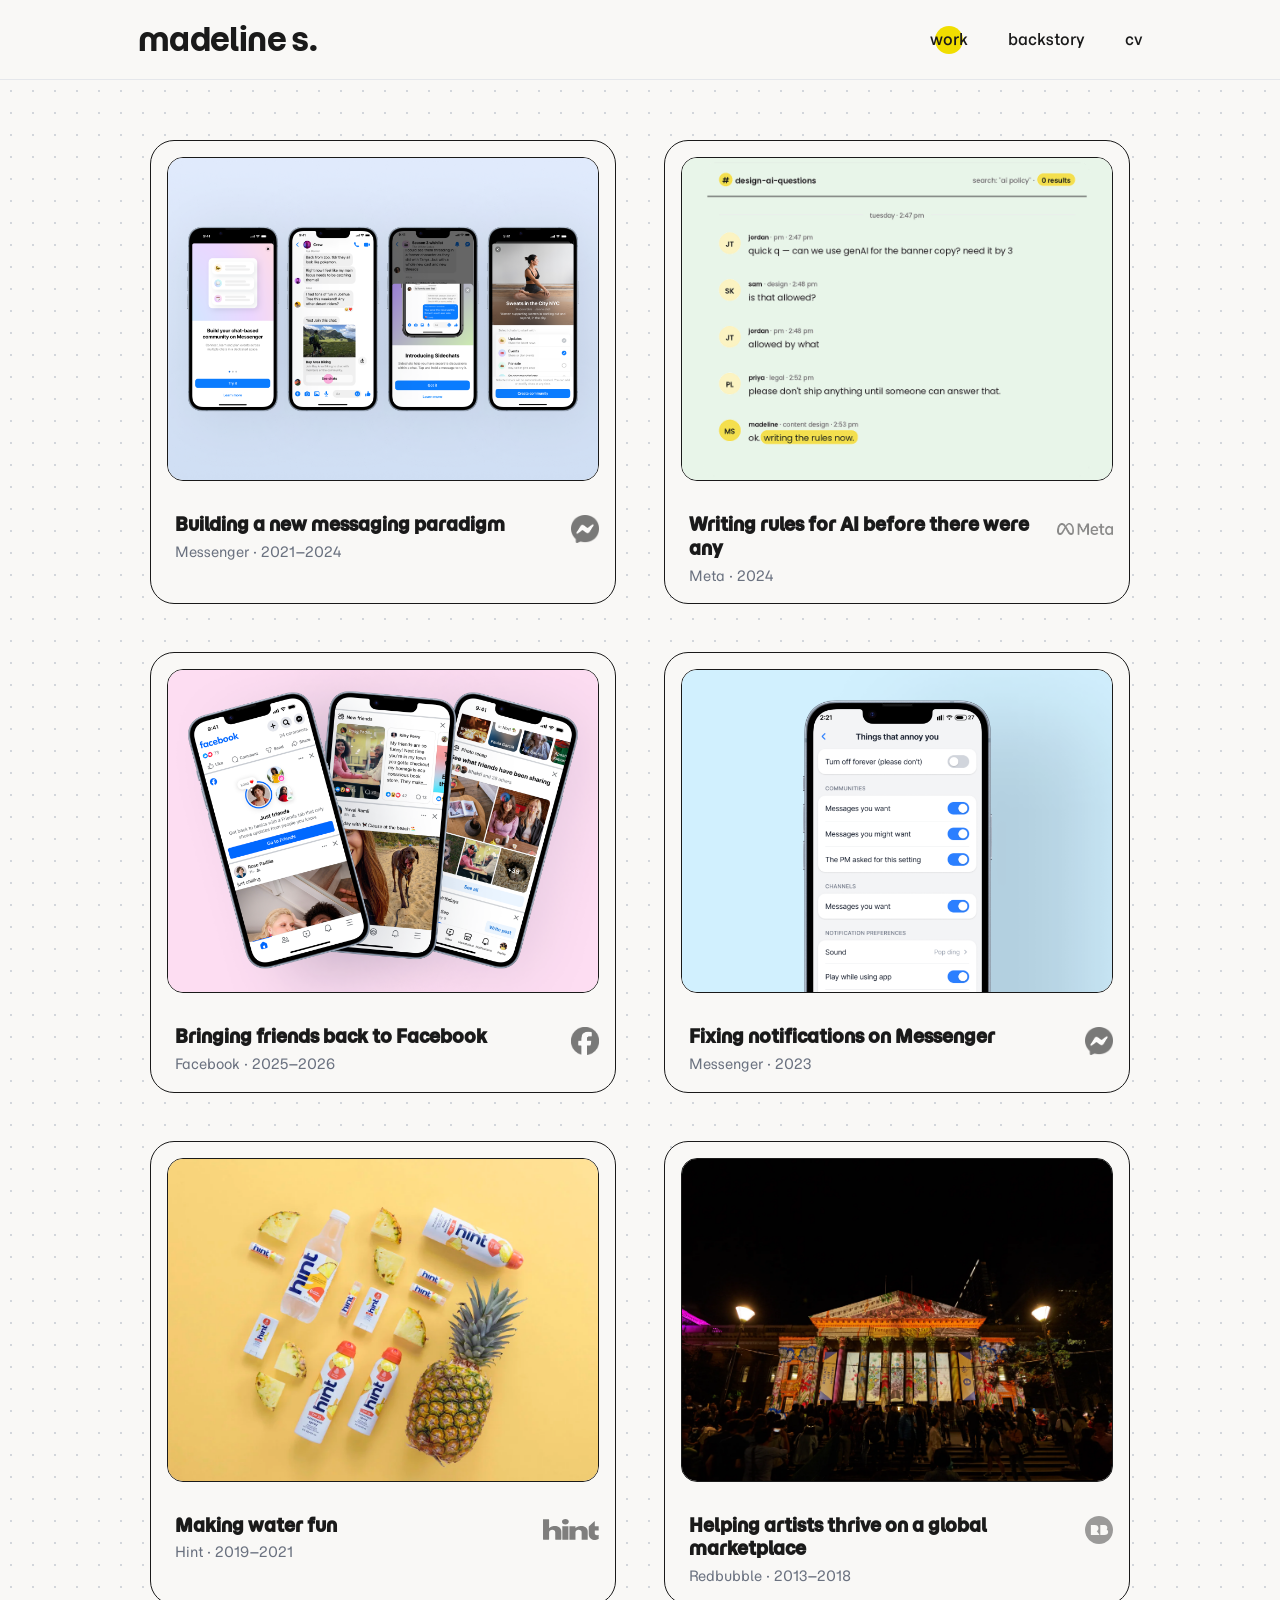
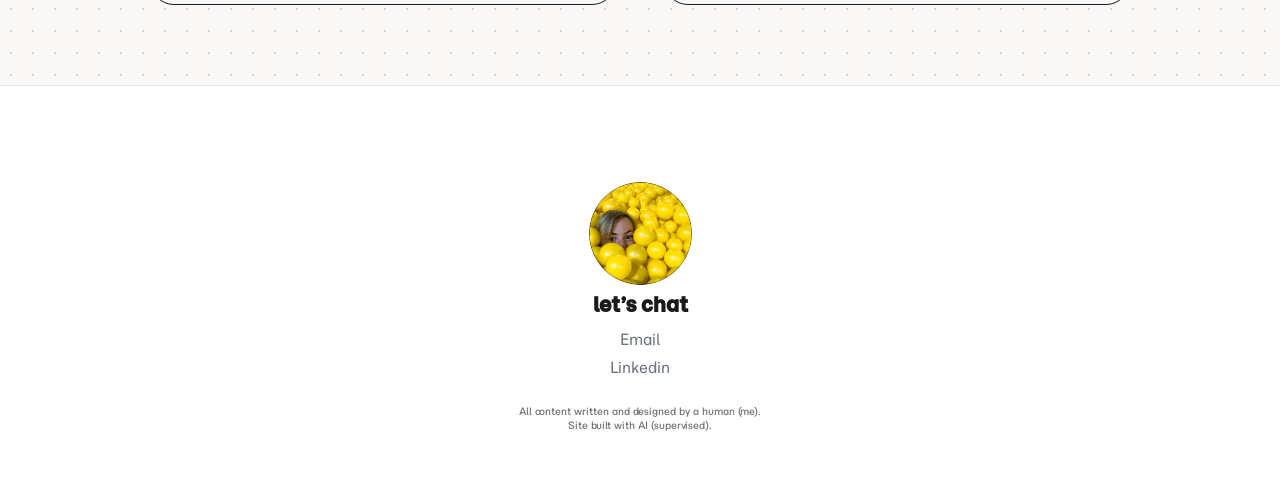
<file: work.html>
<!DOCTYPE html>
<html lang="en">
<head>
  <meta charset="UTF-8">
  <meta name="viewport" content="width=device-width, initial-scale=1.0">
  <title>Work — Madeline Snow</title>
  <meta property="og:title" content="Madeline Snow - Content Designer &amp; UX Strategist">
  <meta property="og:description" content="Content design and UX strategy portfolio — case studies, backstory, and CV.">
  <meta property="og:image" content="https://madelinesnow.lol/images/picme1.png">
  <meta property="og:type" content="website">
  <meta property="og:url" content="https://madelinesnow.lol/work.html">
  <meta name="twitter:card" content="summary">
  <meta name="twitter:title" content="Madeline Snow - Content Designer &amp; UX Strategist">
  <meta name="twitter:description" content="Content design and UX strategy portfolio — case studies, backstory, and CV.">
  <meta name="twitter:image" content="https://madelinesnow.lol/images/picme1.png">
  <link rel="preconnect" href="https://fonts.googleapis.com">
  <link rel="preconnect" href="https://fonts.gstatic.com" crossorigin>
  <link href="https://fonts.googleapis.com/css2?family=Momo+Trust+Display&family=Momo+Trust+Sans:wght@200..800&family=Special+Gothic+Condensed+One&family=Special+Gothic+Expanded+One&family=Special+Gothic:wght@400..700&family=IBM+Plex+Mono:wght@400;500&display=swap" rel="stylesheet">
  <link rel="stylesheet" href="style.css">
</head>
<body>

  <header>
    <nav>
      <a href="/" class="logo">madeline s.</a>
      <ul>
        <li><a href="work.html" class="is-active">work</a></li>
        <li><a href="my-story.html">backstory</a></li>
        <li><a href="cv.html">CV</a></li>
      </ul>
    </nav>
  </header>

  <main class="work-page">

    <div class="case-grid">

      <a href="messenger.html" class="case-card">
        <img src="images/meta-cc-mocks2.webp" alt="Building a new messaging paradigm" class="case-img">
        <div class="case-card-footer">
          <div class="case-card-text">
            <h3>Building a new messaging paradigm</h3>
            <p class="case-meta">Messenger · 2021–2024</p>
          </div>
          <img src="images/messengericon.png" alt="Messenger" class="case-card-logo">
        </div>
      </a>

      <a href="ai-rules.html" class="case-card">
        <div class="case-img-frame">
          <img src="images/ai-rules4.png" alt="Writing rules for AI before there were any" class="case-img">
        </div>
        <div class="case-card-footer">
          <div class="case-card-text">
            <h3>Writing rules for AI before there were any</h3>
            <p class="case-meta">Meta · 2024</p>
          </div>
          <img src="images/metalogo-clean.png" alt="Meta" class="case-card-logo">
        </div>
      </a>

      <a href="facebook-friends.html" class="case-card">
        <img src="images/meta-social-2.png" alt="Bringing friends back to Facebook" class="case-img">
        <div class="case-card-footer">
          <div class="case-card-text">
            <h3>Bringing friends back to Facebook</h3>
            <p class="case-meta">Facebook · 2025–2026</p>
          </div>
          <img src="images/fblogo-clean.png" alt="Facebook" class="case-card-logo">
        </div>
      </a>

      <a href="notifications.html" class="case-card">
        <img src="images/notifs-preview.png" alt="Fixing notifications on Messenger" class="case-img">
        <div class="case-card-footer">
          <div class="case-card-text">
            <h3>Fixing notifications on Messenger</h3>
            <p class="case-meta">Messenger · 2023</p>
          </div>
          <img src="images/messengericon.png" alt="Messenger" class="case-card-logo">
        </div>
      </a>

      <a href="hint-water.html" class="case-card">
        <img src="images/hintwater-01.webp" alt="Making water fun" class="case-img">
        <div class="case-card-footer">
          <div class="case-card-text">
            <h3>Making water fun</h3>
            <p class="case-meta">Hint · 2019–2021</p>
          </div>
          <img src="images/hintlogo.svg" alt="Hint" class="case-card-logo">
        </div>
      </a>

      <a href="redbubble.html" class="case-card">
        <img src="images/redbubble-cah.webp" alt="Helping artists thrive on a global marketplace" class="case-img">
        <div class="case-card-footer">
          <div class="case-card-text">
            <h3>Helping artists thrive on a global marketplace</h3>
            <p class="case-meta">Redbubble · 2013–2018</p>
          </div>
          <img src="images/RB_Grey_RGB.svg" alt="Redbubble" class="case-card-logo">
        </div>
      </a>

    </div>
  </main>

  <!-- ── SITE FOOTER ── -->
  <footer class="site-footer-mini">
    <div class="site-footer-mini-photo">
      <img src="images/picme2.png" alt="Madeline peeking out from a pit of yellow balls">
    </div>
    <div class="site-footer-contact">
      <h2>let’s chat</h2>
      <ul>
        <li><a href="mailto:mlsnow26@gmail.com">Email</a></li>
        <li><a href="https://www.linkedin.com/in/madelinesnow/" target="_blank" rel="noopener">Linkedin</a></li>
      </ul>
    </div>
    <p class="site-footer-mini-note">All content written and designed by a human (me).<br>Site built with AI (supervised).</p>
  </footer>

  <script src="scroll-reveal.js"></script>

  <!-- Cloudflare Web Analytics -->
  <script type='module' src='https://static.cloudflareinsights.com/beacon.min.js' data-cf-beacon='{"token": "91945d05067e477dbabb19c5dc5f037b"}'></script>
  <!-- End Cloudflare Web Analytics -->
</body>
</html>
</file>
<file: style.css>
/* ── DESIGN TOKENS ────────────────────────────────────────────────────────── */
:root {
  --color-bg:        #f9f8f6;
  --color-surface:   #ffffff;
  --color-text:      #1a1a1a;
  --color-muted:     #6b7280;
  --color-accent:    #7138C8;
  --color-accent-2:  #C4256E;
  --color-accent-3:  #E87B77;
  --color-accent-4:  #F5C280;
  --color-border:    #e5e7eb;

  --font-body:       'Momo Trust Sans', sans-serif;
  --font-display:    'Momo Trust Display', sans-serif;

  --space-sm:        0.75rem;
  --space-md:        1.5rem;
  --space-lg:        3rem;
  --space-xl:        6rem;

  --max-width:       1100px;
  --radius:          12px;
}

/* ── RESET ───────────────────────────────────────────────────────────────── */
*, *::before, *::after {
  box-sizing: border-box;
  margin: 0;
  padding: 0;
}

/* ── BASE ────────────────────────────────────────────────────────────────── */
html {
  scroll-behavior: smooth;
}

body {
  background-color: var(--color-bg);
  color: var(--color-text);
  font-family: var(--font-body);
  font-size: 1rem;
  line-height: 1.6;
}

/* ── HEADER / NAV ────────────────────────────────────────────────────────── */
header {
  position: sticky;
  top: 0;
  z-index: 100;
  height: calc(var(--space-xl) - 16px);
  background-color: var(--color-bg);
  border-bottom: 1px solid var(--color-border);
  transition: box-shadow 0.25s ease, border-color 0.25s ease;
}

header.is-scrolled {
  border-bottom-color: rgba(0, 0, 0, 0.15);
  box-shadow: 0 4px 16px rgba(0, 0, 0, 0.06);
}

nav {
  max-width: var(--max-width);
  height: 100%;
  margin-inline: auto;
  padding-inline: var(--space-lg);
  display: flex;
  justify-content: space-between;
  align-items: center;
}

a.logo {
  font-family: var(--font-display);
  font-weight: 400;
  font-size: 2rem;
  letter-spacing: -0.02em;
  color: var(--color-text);
  text-decoration: none;
}

nav ul {
  list-style: none;
  display: flex;
  gap: 2.5rem;
}

nav a {
  font-family: var(--font-body);
  font-weight: 500;
  font-size: 1rem;
  text-transform: lowercase;
  color: var(--color-text);
  text-decoration: none;
  display: inline-block;
  transition: color 0.2s, transform 0.2s cubic-bezier(0.34, 1.56, 0.64, 1);
}

nav a:hover {
  color: var(--color-text);
  transform: scale(1.1);
}

.logo:hover {
  transform: scale(1.08);
}

/* active-page indicator — a yellow dot centered behind the current nav
   item's text (or behind the logo, on the homepage) */
nav a,
.logo {
  position: relative;
  z-index: 1;
}

nav a::before,
.logo::before {
  content: "";
  position: absolute;
  left: 50%;
  top: 50%;
  width: 28px;
  height: 28px;
  background: var(--cs-pill);
  border-radius: 50%;
  transform: translate(-50%, -50%) scale(0);
  transition: transform 0.2s ease;
  z-index: -1;
}

nav a.is-active::before,
.logo.is-active::before {
  transform: translate(-50%, -50%) scale(1);
}

.logo::before {
  width: 38px;
  height: 38px;
}

@media (max-width: 600px) {
  header {
    height: calc(var(--space-xl) - 48px);
  }

  nav {
    padding-inline: calc(var(--space-sm) + 10px);
  }

  a.logo {
    font-size: 1.3rem;
  }

  nav ul {
    gap: 1rem;
  }

  nav a {
    font-size: 0.85rem;
  }
}

/* ── BUTTONS ─────────────────────────────────────────────────────────────── */
.btn {
  display: inline-block;
  padding: 0.65rem 1.4rem;
  font-family: var(--font-body);
  font-size: 0.9rem;
  font-weight: 500;
  text-decoration: none;
  border-radius: 999px;
  transition: opacity 0.2s;
  cursor: pointer;
}

.btn-filled {
  background-color: var(--color-text);
  color: var(--color-bg);
}

.btn-outline {
  background-color: var(--color-surface);
  color: var(--color-text);
  border: 1.5px solid var(--color-text);
}

.btn:hover {
  opacity: 0.75;
}

/* ── HOMEPAGE: HERO ──────────────────────────────────────────────────────── */
#intro {
  position: relative;
  overflow: hidden;
  min-height: 90vh;
  display: flex;
  align-items: center;
  border-bottom: 1px solid var(--color-border);
}

@media (max-width: 700px) {
  #intro {
    min-height: auto;
    padding-bottom: 48px;
  }
}

.hero-content {
  position: relative;
  z-index: 1;
  max-width: 560px;
  width: 100%;
  margin-inline: auto;
  padding: var(--space-xl) var(--space-md);
  display: flex;
  flex-direction: column;
  align-items: center;
  text-align: center;
  gap: var(--space-lg);
}

@media (max-width: 700px) {
  .hero-content {
    padding-top: var(--space-lg);
    padding-bottom: calc(var(--space-lg) / 2);
  }
}

.eyebrow {
  font-family: var(--font-body);
  font-size: 1rem;
  color: var(--color-muted);
}

.hero-photo-wrap {
  position: relative;
  width: 255px;
  height: 255px;
  border-radius: 50%;
  opacity: 0;
  animation: photo-in 0.5s cubic-bezier(0.16, 1, 0.3, 1) 0.75s both;
}

@media (max-width: 700px) {
  .hero-photo-wrap {
    width: 204px;
    height: 204px;
  }
}

.hero-photo {
  position: absolute;
  inset: 0;
  width: 100%;
  height: 100%;
  box-sizing: border-box;
  border: 1.5px solid var(--color-text);
  border-radius: 50%;
  object-fit: cover;
  display: block;
}

.hero-float-btn {
  position: absolute;
  z-index: 2;
  animation: remix-float 5s ease-in-out infinite;
  transition: transform 0.2s ease;
}

.hero-float-btn:hover {
  opacity: 1;
}

.hero-float-btn-1 {
  bottom: -4%;
  left: -10%;
  transform: rotate(-6deg);
  animation-delay: 0s;
}

.hero-float-btn-1:hover {
  transform: scale(1.07) rotate(-6deg);
}

.hero-float-btn-2 {
  bottom: 6%;
  right: -12%;
  transform: rotate(4deg);
  animation-delay: 0.8s;
}

.hero-float-btn-2:hover {
  transform: scale(1.07) rotate(4deg);
}

@media (prefers-reduced-motion: reduce) {
  .hero-float-btn {
    animation: none;
  }
}

@media (max-width: 500px) {
  .hero-float-btn {
    font-size: 0.8rem;
    padding: 0.55rem 1.1rem;
  }

  .hero-float-btn-1 {
    left: -4%;
  }

  .hero-float-btn-2 {
    right: -6%;
  }
}

.hero-content h1 {
  font-family: var(--font-display);
  font-size: clamp(1.6rem, 3.8vw, 2.4rem);
  font-weight: 700;
  line-height: 1.15;
  letter-spacing: -0.02em;
  color: var(--cs-pill);
  -webkit-text-fill-color: var(--cs-pill);
  -webkit-text-stroke: 1.5px var(--color-text);
  paint-order: stroke fill;
  text-shadow:
    -0.5px 0.5px 0 var(--color-text),
    -1px 1px 0 var(--color-text),
    -1.5px 1.5px 0 var(--color-text),
    -2px 2px 0 var(--color-text),
    -2.5px 2.5px 0 var(--color-text),
    -3px 3px 0 var(--color-text),
    -3.5px 3.5px 0 var(--color-text);
}

.hero-line {
  display: block;
  margin-bottom: 6px;
}

.hero-line:last-child {
  margin-bottom: 0;
}

.word {
  display: inline-block;
  opacity: 0;
  animation: word-in 0.7s cubic-bezier(0.16, 1, 0.3, 1) both;
}

@keyframes word-in {
  from {
    opacity: 0;
    transform: translateY(0.4em);
  }
  to {
    opacity: 1;
    transform: translateY(0);
  }
}

@keyframes photo-in {
  from {
    opacity: 0;
    transform: translateY(24px) scale(0.94);
  }
  to {
    opacity: 1;
    transform: translateY(0) scale(1);
  }
}

@media (prefers-reduced-motion: reduce) {
  .word {
    animation: none;
    opacity: 1;
  }

  .hero-photo-wrap {
    animation: none;
    opacity: 1;
  }
}

/* ── GRADIENT BLOBS ──────────────────────────────────────────────────────── */
.blob {
  position: absolute;
  border-radius: 50%;
  pointer-events: none;
  z-index: 0;
}

.blob-1 {
  /* Yellow — top right */
  width: 600px;
  height: 600px;
  background: radial-gradient(circle, rgba(245, 205, 80, 0.4) 0%, transparent 70%);
  top: -150px;
  right: -100px;
  animation: blob-drift-1 10s ease-in-out infinite;
}

.blob-2 {
  /* Amber — bottom right */
  width: 450px;
  height: 450px;
  background: radial-gradient(circle, rgba(240, 175, 90, 0.35) 0%, transparent 70%);
  bottom: -80px;
  right: 80px;
  animation: blob-drift-2 12s ease-in-out infinite;
}

.blob-3 {
  /* Orange — top left, very subtle */
  width: 500px;
  height: 500px;
  background: radial-gradient(circle, rgba(230, 140, 70, 0.18) 0%, transparent 70%);
  top: -100px;
  left: -150px;
  animation: blob-drift-3 14s ease-in-out infinite;
}

@keyframes blob-drift-1 {
  0%, 100% { transform: translate(var(--rx, 0px), var(--ry, 0px)) scale(1); }
  50% { transform: translate(calc(var(--rx, 0px) - 25px), calc(var(--ry, 0px) + 30px)) scale(1.06); }
}

@keyframes blob-drift-2 {
  0%, 100% { transform: translate(var(--rx, 0px), var(--ry, 0px)) scale(1); }
  50% { transform: translate(calc(var(--rx, 0px) + 20px), calc(var(--ry, 0px) - 25px)) scale(1.05); }
}

@keyframes blob-drift-3 {
  0%, 100% { transform: translate(var(--rx, 0px), var(--ry, 0px)) scale(1); }
  50% { transform: translate(calc(var(--rx, 0px) + 20px), calc(var(--ry, 0px) + 20px)) scale(1.04); }
}

@media (prefers-reduced-motion: reduce) {
  .blob-1,
  .blob-2,
  .blob-3 {
    animation: none;
  }
}

/* ── GET IN TOUCH PAGE ───────────────────────────────────────────────────── */
.site-footer-bio h2 {
  display: inline-block;
  font-family: var(--font-display);
  font-size: 2rem;
  margin-bottom: var(--space-md);
  margin-left: 16px;
  padding-bottom: 0.05rem;
  border-bottom: 3px solid var(--cs-pill);
}

.site-footer-bio p {
  color: var(--color-muted);
  font-weight: 500;
  max-width: 50ch;
  margin-bottom: var(--space-sm);
}

.hello-section .site-footer-bio {
  max-width: var(--cs-col);
  margin-inline: auto;
}

.hello-section .site-footer-bio p {
  color: var(--cs-muted);
  max-width: none;
}

.site-footer-contact {
  text-align: center;
  margin-bottom: var(--space-md);
}

.site-footer-contact h2 {
  font-family: var(--font-display);
  font-size: 1.25rem;
  margin-bottom: 0.4rem;
}

.site-footer-contact ul {
  list-style: none;
  display: flex;
  flex-direction: column;
  align-items: center;
  gap: 0.15rem;
}

.site-footer-contact a {
  color: var(--color-muted);
  text-decoration: none;
  font-size: 0.95rem;
  transition: color 0.2s;
}

.site-footer-contact a:hover {
  color: var(--color-text);
}

.hello-logos {
  margin-top: var(--space-lg);
  padding-top: var(--space-lg);
  border-top: 1px solid var(--color-border);
  text-align: center;
}

.hello-logos-label {
  text-align: center;
  font-family: 'IBM Plex Mono', monospace;
  font-size: 0.75rem;
  letter-spacing: 0.06em;
  text-transform: uppercase;
  color: var(--color-muted);
  margin-bottom: var(--space-md);
}

.hello-logos-row {
  display: flex;
  flex-wrap: wrap;
  justify-content: center;
  align-items: center;
  gap: 2.25rem;
}

.hello-logo {
  height: 26px;
  width: auto;
  max-width: 84px;
  object-fit: contain;
  filter: grayscale(1);
  opacity: 0.5;
  transition: opacity 0.2s;
}

.hello-logo:hover {
  opacity: 0.75;
}

/* ── WORK PAGE ───────────────────────────────────────────────────────────── */
.work-page {
  background-color: var(--color-bg);
  background-image: radial-gradient(circle, rgba(194, 199, 208, 0.7) 1.5px, transparent 1.5px);
  background-size: 22px 22px;
  padding: 3.75rem var(--space-md) 5rem;
}

@media (max-width: 700px) {
  .work-page {
    padding-top: calc(var(--space-lg) / 2);
  }
}

.work-teaser-heading {
  max-width: var(--cs-col);
  margin-inline: auto;
  margin-top: var(--space-lg);
  padding-top: var(--space-lg);
  border-top: 1px solid var(--color-border);
  margin-bottom: var(--space-md);
  font-family: var(--font-display);
  font-weight: 400;
  font-size: 1.5rem;
  letter-spacing: -0.02em;
}

.work-teaser-heading span {
  display: inline-block;
  margin-left: 16px;
  padding-bottom: 0.05rem;
  border-bottom: 3px solid var(--cs-pill);
}

.case-grid {
  max-width: var(--max-width);
  margin-inline: auto;
  display: grid;
  grid-template-columns: 1fr 1fr;
  gap: var(--space-lg);
}

.work-page .case-grid {
  max-width: 980px;
}

.hello-section .case-grid {
  max-width: none;
  gap: 1.5rem;
}

.case-card {
  display: flex;
  flex-direction: column;
  gap: 2rem;
  text-decoration: none;
  color: var(--color-text);
  background: var(--color-bg);
  border: 1px solid var(--color-text);
  border-radius: 24px;
  padding: 1rem;
}

.case-card:hover .case-img {
  opacity: 0.88;
  transform: scale(1.01);
}

.case-img {
  display: block;
  width: 100%;
  aspect-ratio: 4 / 3;
  object-fit: cover;
  border: 1px solid var(--color-text);
  border-radius: 16px;
  transition: opacity 0.25s, transform 0.25s;
}

.case-img-placeholder {
  aspect-ratio: 4 / 3;
  border: 1px solid var(--color-text);
  border-radius: 16px;
}

.case-img-frame {
  display: block;
  width: 100%;
  aspect-ratio: 4 / 3;
  overflow: hidden;
  border: 1px solid var(--color-text);
  border-radius: 16px;
}

.case-img-frame .case-img {
  border: none;
  border-radius: 0;
  transform: scale(1.1);
  transform-origin: center;
}

.case-card:hover .case-img-frame .case-img {
  transform: scale(1.111);
}

.case-card-footer {
  display: flex;
  align-items: flex-start;
  justify-content: space-between;
  gap: 1rem;
  margin-left: 8px;
}

.case-card-text {
  display: flex;
  flex-direction: column;
  gap: 0.25rem;
  min-width: 0;
}

.case-card h3 {
  font-family: var(--font-display);
  font-size: 1.15rem;
  font-weight: 700;
  line-height: 1.3;
}

.case-meta {
  color: var(--color-muted);
  font-size: 0.875rem;
}

.case-card-logo {
  height: 28px;
  width: auto;
  max-width: 56px;
  object-fit: contain;
  flex-shrink: 0;
  margin-top: 2px;
  filter: grayscale(1) brightness(1.3);
  opacity: 0.51;
}

/* ── CASE STUDY PAGE ─────────────────────────────────────────────────────── */
:root {
  --cs-muted:  rgba(0, 0, 0, 0.55);
  --cs-fill:        #f5f5f5;
  --cs-fill-yellow: #fbf7ce;
  --cs-pill:        #f1de00;
  --cs-col:    680px;
  --cs-wide:   784px;
}

/* hero — hugs its content, no fixed width, always centered */
.cs-hero-wrapper {
  position: relative;
  overflow: hidden;
  background: var(--color-bg);
  padding-inline: var(--space-md);
  padding-block: var(--space-lg);
  border-bottom: 1px solid rgba(0, 0, 0, 0.08);
}

.cs-hero {
  position: relative;
  z-index: 1;
  max-width: 980px;
  margin-inline: auto;
  background: transparent;
  padding: calc(4.5rem + 16px) calc(3rem + 16px);
  display: flex;
  flex-direction: column;
  align-items: flex-start;
  justify-content: center;
  gap: 1.5rem;
  opacity: 0;
  animation: cs-hero-in 0.6s cubic-bezier(0.16, 1, 0.3, 1) 0.1s both;
}

@keyframes cs-hero-in {
  from {
    opacity: 0;
    transform: translateY(14px);
  }
  to {
    opacity: 1;
    transform: translateY(0);
  }
}

@media (prefers-reduced-motion: reduce) {
  .cs-hero {
    animation: none;
    opacity: 1;
  }
}

.cs-hero-row {
  display: flex;
  align-items: flex-start;
  justify-content: space-between;
  gap: 2.5rem;
  width: 100%;
}

.cs-hero-text {
  display: flex;
  flex-direction: column;
  gap: 1.5rem;
  flex: 1 1 auto;
  min-width: 0;
}

.cs-hero-photo-wrap {
  flex-shrink: 0;
  width: 195px;
  height: 195px;
  border-radius: 50%;
}

.cs-hero-photo {
  width: 100%;
  height: 100%;
  border-radius: 50%;
  object-fit: cover;
  border: 1px solid var(--color-text);
  display: block;
}

@media (max-width: 700px) {
  .cs-hero-wrapper {
    padding-top: var(--space-md);
    padding-bottom: calc(var(--space-md) / 2);
  }

  .cs-hero {
    padding-top: var(--space-lg);
    padding-bottom: calc(var(--space-lg) / 2);
    padding-inline: var(--space-md);
  }

  .cs-hero-row {
    flex-direction: column-reverse;
  }

  .cs-hero-photo-wrap {
    width: 143px;
    height: 143px;
  }
}

.cs-pills {
  display: flex;
  flex-wrap: wrap;
  gap: var(--space-md);
}

.cs-pill {
  background: var(--cs-pill);
  border-radius: 10px;
  padding: 2px 10px;
  font-family: var(--font-body);
  font-weight: 500;
  font-size: 0.75rem;
  letter-spacing: -0.02em;
  color: var(--color-text);
  white-space: nowrap;
}

.cs-back {
  display: inline-flex;
  align-items: center;
  gap: 0.4rem;
  font-family: var(--font-body);
  font-weight: 500;
  font-size: 0.85rem;
  color: var(--cs-muted);
  text-decoration: none;
  transition: gap 0.2s ease, color 0.2s ease;
}

.cs-back:hover {
  gap: 0.6rem;
  color: var(--color-text);
}

.cs-eyebrow {
  font-family: var(--font-body);
  font-weight: 400;
  font-size: 1rem;
  color: var(--color-text);
}

.cs-hero h1 {
  font-family: var(--font-display);
  font-size: clamp(2.2rem, 5vw, 3rem);
  font-weight: 400;
  letter-spacing: -0.02em;
  line-height: 1.1;
}

.cs-tldr {
  color: var(--cs-muted);
  font-weight: 500;
  font-size: 1.125rem;
  line-height: 1.5;
}

ul.cs-tldr {
  list-style: none;
  display: flex;
  flex-direction: column;
  gap: 0.5rem;
}

ul.cs-tldr li {
  position: relative;
  padding-left: 1.1rem;
}

ul.cs-tldr li::before {
  content: "";
  position: absolute;
  left: 0;
  top: 0.55em;
  width: 6px;
  height: 6px;
  border-radius: 50%;
  background: var(--cs-pill);
}

.cs-tldr a {
  color: var(--color-text);
  text-decoration: underline;
  text-decoration-color: var(--cs-pill);
  text-decoration-thickness: 2px;
  text-underline-offset: 3px;
}

.cs-tldr a:hover {
  background: var(--cs-pill);
}

.cs-section p a {
  color: var(--color-text);
  text-decoration: underline;
  text-decoration-color: var(--cs-pill);
  text-decoration-thickness: 2px;
  text-underline-offset: 3px;
  transition: background 0.2s;
}

.cs-section p a:hover {
  background: var(--cs-pill);
}

/* content body — dotted background, bordered card, narrow column */
.cs-body-wrapper {
  background-color: var(--color-bg);
  background-image: radial-gradient(circle, rgba(194, 199, 208, 0.7) 1.5px, transparent 1.5px);
  background-size: 22px 22px;
  padding-inline: var(--space-md);
  padding-top: var(--space-lg);
  padding-bottom: var(--space-lg);
}

@media (max-width: 700px) {
  .cs-body-wrapper {
    padding-inline: var(--space-sm);
    padding-top: calc(var(--space-lg) / 2);
  }
}

.contact-wrapper {
  min-height: calc(100vh - 89px);
  display: flex;
  align-items: center;
}

.contact-wrapper .cs-body {
  width: 100%;
}

.cs-body {
  max-width: 900px;
  margin-inline: auto;
  background: #fff;
  border: 1px solid var(--color-text);
  border-radius: 40px;
  padding: var(--space-lg) calc(var(--space-xl) - 32px);
}

@media (max-width: 700px) {
  .cs-body {
    padding: var(--space-lg) var(--space-md);
  }
}

.cs-section {
  max-width: var(--cs-col);
  margin-inline: auto;
  margin-bottom: var(--space-lg);
}

.cs-body > .cs-section:first-child {
  margin-top: 16px;
}

.story-intro {
  display: flex;
  align-items: center;
  justify-content: space-between;
  gap: var(--space-lg);
  flex-wrap: wrap;
}

.story-intro-text {
  flex: 1 1 0%;
  min-width: 0;
}

.story-photo-wrap {
  flex-shrink: 0;
  width: 252px;
  height: 252px;
}

.story-photo {
  width: 100%;
  height: 100%;
  object-fit: cover;
  border: 1px solid var(--color-text);
  border-radius: 16px;
  display: block;
}

.story-intro h1 {
  font-family: var(--font-display);
  font-size: clamp(1.2rem, 5vw, 2rem);
  font-weight: 400;
  letter-spacing: -0.02em;
  line-height: 1.1;
  margin-bottom: var(--space-sm);
}

.cs-section h2 {
  font-family: var(--font-display);
  font-size: 1.75rem;
  font-weight: 400;
  color: var(--color-text);
  margin-bottom: var(--space-md);
}

.cs-section p {
  color: var(--cs-muted);
  font-weight: 500;
  margin-bottom: var(--space-sm);
}

.cs-section ul {
  list-style: none;
  padding-left: 0;
  display: flex;
  flex-direction: column;
  gap: var(--space-sm);
}

.cs-section li {
  color: var(--cs-muted);
  line-height: 1.6;
}

.cs-note {
  margin-top: var(--space-md);
  padding-top: var(--space-sm);
  border-top: 1px solid rgba(0, 0, 0, 0.1);
  font-style: italic;
  color: var(--cs-muted);
}

/* brief callout */
.cs-section:has(.cs-brief) {
  margin-bottom: 0;
}

.cs-brief {
  margin: var(--space-lg) 0;
  padding: var(--space-lg) var(--space-lg);
  background: var(--cs-fill);
  border: 1px solid var(--color-text);
  border-radius: 16px;
  display: flex;
  align-items: center;
  gap: var(--space-md);
}

.cs-brief-line {
  flex-shrink: 0;
  align-self: center;
}

.cs-brief-content {
  flex: 1 1 0;
  min-width: 0;
}

.cs-brief h2 {
  font-size: 1.75rem;
  font-weight: 400;
  text-decoration: none;
  margin-bottom: var(--space-sm);
}

.cs-brief p {
  color: var(--cs-muted);
  font-weight: 500;
  font-size: 1.125rem;
  margin-bottom: 0;
}

/* subsections (What I did) */
.cs-subsections {
  margin-top: var(--space-md);
  display: flex;
  flex-direction: column;
  gap: 8px;
}

.cs-heading-tight {
  margin-bottom: 4px;
}

.cs-subsection h3 {
  font-family: var(--font-display);
  font-weight: 400;
  font-size: 1.25rem;
  margin-bottom: 0.25rem;
  color: var(--color-text);
}

.cs-subsection p {
  color: var(--cs-muted);
  font-weight: 500;
}

/* sample cards */
.cs-sample {
  max-width: var(--cs-wide);
  margin-inline: auto;
  background: var(--cs-fill);
  border: 1px solid var(--color-text);
  border-radius: 48px;
  padding: var(--space-lg);
  margin-bottom: var(--space-lg);
}

.cs-sample--1 {
  border-radius: 56px;
  padding: 4rem var(--space-lg);
  margin-bottom: var(--space-md);
}

.cs-sample--2 {
  padding: 12px 56px 48px;
  min-height: 780px;
  display: flex;
  flex-direction: column;
  justify-content: center;
}

.cs-sample--side {
  display: flex;
  align-items: center;
  gap: var(--space-lg);
}

.cs-sample--side .cs-sample-header {
  flex: 1 1 0;
  min-width: 0;
  margin-bottom: 0;
}

.cs-sample--side .sample-images--phones {
  flex-shrink: 0;
  width: auto;
}

.cs-sample-header {
  margin-bottom: var(--space-md);
}

.cs-sample .sample-label {
  font-family: var(--font-display);
  font-weight: 400;
  font-size: 1.75rem;
  color: var(--color-text);
  margin-bottom: var(--space-md);
}

.cs-sample h3 {
  font-family: var(--font-display);
  font-weight: 400;
  font-size: 1.25rem;
  margin-bottom: 0.35rem;
  color: var(--color-text);
}

.cs-sample p {
  color: var(--color-text);
  font-weight: 500;
  font-size: 1.125rem;
}

.sample-images--docs {
  display: flex;
  flex-direction: column;
  gap: var(--space-md);
}

.sample-images--docs img {
  width: 100%;
  border-radius: var(--radius);
  object-fit: cover;
}

.cs-sample .sample-caption,
.sample-caption {
  margin-top: var(--space-sm);
  font-size: 0.95rem;
  font-style: italic;
  color: var(--cs-muted);
  text-align: center;
}

.cs-video-embed {
  position: relative;
  width: 100%;
  max-width: 560px;
  aspect-ratio: 16 / 9;
  margin: var(--space-md) auto 0;
  border: 1px solid var(--color-text);
  border-radius: var(--radius);
  overflow: hidden;
}

.cs-video-embed iframe {
  position: absolute;
  inset: 0;
  width: 100%;
  height: 100%;
  border: none;
}

.sample-caption a {
  color: var(--color-text);
  text-decoration: underline;
  text-underline-offset: 3px;
  transition: color 0.2s;
}

.sample-caption a:hover {
  color: var(--cs-muted);
}

.sample-images--phones {
  display: flex;
  justify-content: center;
  gap: 35.08px;
  align-items: start;
  width: 100%;
}

.sample-images--phones img {
  flex: 1 1 0;
  min-width: 0;
  max-width: 213px;
  border: 1px solid var(--color-text);
  border-radius: 26px;
  object-fit: cover;
}

.sample-images--wide-half {
  display: flex;
  justify-content: center;
  gap: var(--space-md);
  width: 100%;
}

.sample-images--wide-half img {
  width: 100%;
  max-width: 340px;
  aspect-ratio: 3 / 4;
  object-fit: cover;
  object-position: center;
}

.cs-sample--side .sample-images--wide-half {
  flex-shrink: 0;
  width: auto;
}

/* stats */
.cs-stats {
  max-width: var(--cs-col);
  margin: var(--space-md) auto var(--space-lg);
  display: grid;
  grid-template-columns: repeat(3, 1fr);
  gap: var(--space-md);
  background: var(--color-surface);
  border: 1px solid var(--color-text);
  border-radius: 20px;
  padding: var(--space-lg) var(--space-md);
}

.cs-stat {
  text-align: left;
}

.stat-number {
  display: inline-block;
  font-family: var(--font-display);
  font-size: 2.5rem;
  font-weight: 400;
  color: var(--color-text);
  line-height: 0.95;
  margin-bottom: 0.6rem;
  padding-bottom: 0.35rem;
  border-bottom: 4px solid var(--cs-pill);
  max-width: none;
}

.stat-label {
  font-size: 1.125rem;
  font-weight: 500;
  color: var(--cs-muted);
  max-width: none;
}

/* final image */
.cs-final-image {
  max-width: var(--cs-wide);
  margin-inline: auto;
  margin-bottom: 0;
  background: var(--cs-fill);
  border: 1px solid var(--color-text);
  border-radius: 24px;
  padding: var(--space-md);
  display: flex;
  justify-content: center;
}

.cs-final-image img {
  width: 100%;
  max-width: 620px;
  object-fit: contain;
  display: block;
}

.cs-launch-post {
  margin-top: -16px;
}

.cs-launch-post-link {
  display: block;
  border: 1px solid var(--color-text);
  border-radius: 16px;
  overflow: hidden;
  transition: transform 0.2s ease, box-shadow 0.2s ease;
}

.cs-launch-post-link:hover {
  transform: scale(1.01);
  box-shadow: 0 8px 20px rgba(0, 0, 0, 0.12);
}

.cs-launch-post-img {
  display: block;
  width: 100%;
  height: auto;
}

/* ── MY STORY PAGE ───────────────────────────────────────────────────────── */
.story-meta {
  font-family: 'IBM Plex Mono', monospace;
  font-size: 0.75rem;
  letter-spacing: 0.06em;
  text-transform: uppercase;
  color: var(--cs-muted);
  margin-bottom: var(--space-sm);
}

.story-inline-img {
  margin-top: var(--space-lg);
  margin-bottom: var(--space-lg);
}

.story-fig {
  margin-top: var(--space-lg);
  margin-bottom: var(--space-lg);
  background: var(--color-surface);
  border: 1px solid var(--color-text);
  border-radius: 24px;
  padding: var(--space-lg);
}

.story-fig-title {
  font-weight: 700;
  font-size: 1.05rem;
  color: var(--color-text);
  margin-bottom: 2px;
}

.story-fig-def {
  font-family: 'IBM Plex Mono', monospace;
  font-size: 0.8rem;
  color: var(--cs-muted);
  margin-bottom: var(--space-md);
}

.story-fig-legend {
  display: flex;
  flex-wrap: wrap;
  gap: var(--space-md);
  font-family: 'IBM Plex Mono', monospace;
  font-size: 0.75rem;
  color: var(--cs-muted);
  margin-bottom: var(--space-sm);
}

.story-fig-legend span {
  display: flex;
  align-items: center;
  gap: 6px;
}

.story-legend-swatch {
  width: 14px;
  height: 3px;
  border-radius: 1px;
}

.story-legend-swatch--solid {
  background: var(--cs-pill);
}

.story-legend-swatch--dashed {
  background: repeating-linear-gradient(90deg, rgba(0, 0, 0, 0.5) 0 4px, transparent 4px 7px);
}

.story-chart-wrap {
  position: relative;
  width: 100%;
  height: 260px;
}

.story-fig figcaption {
  font-family: 'IBM Plex Mono', monospace;
  font-size: 0.75rem;
  font-style: italic;
  color: var(--cs-muted);
  margin-top: var(--space-sm);
  line-height: 1.5;
}

@media (max-width: 480px) {
  .story-chart-wrap {
    height: 220px;
  }
}

/* ── CASE STUDY FOOTER ───────────────────────────────────────────────────── */
.cs-footer-full {
  background-color: var(--color-bg);
  padding-inline: var(--space-md);
  border-top: 1px solid var(--color-border);
}

.cs-footer-nav {
  max-width: var(--cs-col);
  margin: var(--space-lg) auto;
  display: grid;
  grid-template-columns: 1fr 1fr;
  gap: var(--space-md);
}

.cs-nav-prev,
.cs-nav-next {
  display: flex;
  flex-direction: column;
  gap: 0.5rem;
  text-decoration: none;
  color: var(--color-text);
  transition: opacity 0.2s;
}

.cs-nav-next {
  align-items: flex-end;
  text-align: right;
}

.cs-nav-prev:hover,
.cs-nav-next:hover {
  opacity: 0.65;
}

.cs-nav-label {
  font-size: 1.3rem;
  font-weight: 500;
  color: var(--cs-muted);
  transition: transform 0.2s ease;
}

.cs-nav-prev:hover .cs-nav-label {
  transform: translateX(-4px);
}

.cs-nav-next:hover .cs-nav-label {
  transform: translateX(4px);
}

.sr-only {
  position: absolute;
  width: 1px;
  height: 1px;
  padding: 0;
  margin: -1px;
  overflow: hidden;
  clip: rect(0, 0, 0, 0);
  white-space: nowrap;
  border: 0;
}

.cs-nav-title {
  font-family: var(--font-display);
  font-weight: 400;
  font-size: 1.2rem;
  line-height: 1.2;
  text-decoration: underline;
  text-decoration-color: var(--cs-pill);
  text-decoration-thickness: 3px;
  text-underline-offset: 4px;
}

.cs-nav-meta {
  font-size: 0.9rem;
  font-weight: 500;
  color: var(--cs-muted);
}

.cs-get-in-touch {
  max-width: var(--max-width);
  margin-inline: auto;
  text-align: center;
  padding: var(--space-lg) var(--space-lg) calc(var(--space-xl) * 1.25);
  border-top: 1px solid rgba(0, 0, 0, 0.1);
}

.cs-get-in-touch h2 {
  font-family: var(--font-display);
  font-weight: 400;
  font-size: 1.5rem;
  margin-bottom: var(--space-md);
}

.cs-get-in-touch ul {
  list-style: none;
  display: flex;
  flex-direction: column;
  align-items: center;
  gap: 0.5rem;
}

.cs-get-in-touch a {
  color: var(--cs-muted);
  text-decoration: none;
  font-weight: 500;
  font-size: 1.125rem;
  text-transform: lowercase;
  transition: color 0.2s;
}

.cs-get-in-touch a:hover {
  color: var(--color-text);
}

/* ── RESPONSIVE ──────────────────────────────────────────────────────────── */
@media (max-width: 700px) {
  .case-grid,
  .cs-intro,
  .cs-stats,
  .cs-footer-nav {
    grid-template-columns: 1fr;
  }

  .cs-sample {
    padding-inline: var(--space-md);
  }

  .cs-sample--1 {
    padding-inline: var(--space-md);
  }

  .cs-sample--2 {
    min-height: 0;
    padding-top: 4rem;
    padding-inline: var(--space-md);
  }

  .cs-sample--side {
    flex-direction: column;
  }

  .cs-sample p {
    font-size: 1rem;
    line-height: 1.6;
  }

  .sample-images--phones {
    flex-direction: column;
    align-items: center;
  }

  .sample-images--phones img {
    width: 100%;
    max-width: 100%;
  }

  .cs-nav-next {
    align-items: flex-start;
    text-align: left;
  }
}

/* ── SITE FOOTER (universal, all pages) ─────────────────────────────────── */
.site-footer-mini {
  background: var(--color-surface);
  border-top: 1px solid var(--color-border);
  text-align: center;
  padding: var(--space-xl) var(--space-lg) var(--space-lg);
}

.site-footer-mini-photo {
  width: 6.4375rem;
  height: 6.4375rem;
  border-radius: 50%;
  overflow: hidden;
  margin: 0 auto 4px;
}

.site-footer-mini-photo img {
  width: 100%;
  height: 100%;
  object-fit: cover;
  display: block;
}

.site-footer-mini-note {
  font-family: var(--font-body);
  font-weight: 500;
  font-size: 0.625rem;
  letter-spacing: -0.005em;
  color: var(--cs-muted);
  line-height: 1.45;
}

/* ── CV PAGE ─────────────────────────────────────────────────────────────── */
.cv-wrapper {
  background-color: var(--color-bg);
  background-image: radial-gradient(circle, rgba(194, 199, 208, 0.7) 1.5px, transparent 1.5px);
  background-size: 22px 22px;
  padding: var(--space-lg) var(--space-md);
}

.cv-sheet {
  position: relative;
  max-width: 800px;
  margin-inline: auto;
  background: #fff;
  border: 1px solid var(--color-text);
  border-radius: 24px;
  padding: 2.75rem 3.25rem 3rem;
}

.cv-print-btn {
  display: block;
  width: fit-content;
  margin: 0 0 1.25rem auto;
  font-family: var(--font-body);
  font-weight: 500;
  font-size: 0.75rem;
  color: var(--color-text);
  background: var(--cs-fill-yellow);
  border: 1px solid var(--color-text);
  border-radius: 999px;
  padding: 0.4rem 0.9rem;
  cursor: pointer;
}

.cv-print-btn:hover {
  background: var(--cs-pill);
}

.cv-header {
  display: flex;
  justify-content: space-between;
  align-items: flex-end;
  flex-wrap: wrap;
  gap: 1rem;
  border-bottom: 2px solid var(--color-text);
  padding-bottom: 0.75rem;
  margin-bottom: 1.25rem;
}

.cv-name {
  font-family: var(--font-display);
  font-size: 1.9rem;
  font-weight: 400;
  letter-spacing: -0.02em;
  text-decoration: underline;
  text-decoration-color: var(--cs-pill);
  text-decoration-thickness: 2px;
  text-underline-offset: 4px;
}

.cv-title {
  font-family: var(--font-body);
  font-weight: 500;
  font-size: 1rem;
  color: var(--cs-muted);
  margin-top: 0.2rem;
}

.cv-contact {
  text-align: right;
  font-family: var(--font-body);
  font-size: 0.8rem;
  color: var(--cs-muted);
  line-height: 1.6;
}

.cv-contact a {
  color: var(--color-text);
}

.cv-section {
  margin-bottom: 1.1rem;
}

.cv-section h2 {
  font-family: var(--font-display);
  font-size: 0.85rem;
  font-weight: 400;
  text-transform: uppercase;
  letter-spacing: 0.08em;
  color: var(--color-text);
  border-bottom: 1px solid var(--color-border);
  padding-bottom: 0.35rem;
  margin-bottom: 0.9rem;
}

.cv-summary {
  font-family: var(--font-body);
  font-size: 0.9rem;
  color: var(--cs-muted);
  line-height: 1.55;
}

.cv-company {
  margin-bottom: 1rem;
}

.cv-company:last-child {
  margin-bottom: 0;
}

.cv-company-header {
  display: flex;
  justify-content: space-between;
  align-items: baseline;
  gap: 1rem;
  margin-bottom: 0.6rem;
}

.cv-company-name {
  font-family: var(--font-display);
  font-size: 1.05rem;
  font-weight: 400;
  letter-spacing: -0.01em;
}

.cv-company-loc {
  font-family: 'IBM Plex Mono', monospace;
  font-size: 0.7rem;
  color: var(--cs-muted);
  white-space: nowrap;
}

.cv-role {
  padding-left: 1rem;
  border-left: 2px solid var(--color-border);
  margin-bottom: 0.65rem;
}

.cv-role:last-child {
  margin-bottom: 0;
}

.cv-role-header {
  display: flex;
  justify-content: space-between;
  align-items: baseline;
  gap: 1rem;
}

.cv-role-title {
  font-family: var(--font-body);
  font-weight: 700;
  font-size: 0.85rem;
  color: var(--color-text);
}

.cv-role-meta {
  font-family: 'IBM Plex Mono', monospace;
  font-size: 0.68rem;
  color: var(--cs-muted);
  white-space: nowrap;
}

.cv-role ul {
  list-style: disc;
  padding-left: 1.1rem;
  margin-top: 0.35rem;
  display: flex;
  flex-direction: column;
  gap: 0.25rem;
}

.cv-role li {
  font-family: var(--font-body);
  font-size: 0.8rem;
  color: var(--cs-muted);
  line-height: 1.5;
}

.cv-skills {
  display: flex;
  flex-wrap: wrap;
  gap: 0.5rem;
}

.cv-skill-pill {
  font-family: var(--font-body);
  font-weight: 500;
  font-size: 0.75rem;
  color: var(--color-text);
  background: var(--cs-fill-yellow);
  -webkit-print-color-adjust: exact;
  print-color-adjust: exact;
  border: 1px solid var(--color-text);
  border-radius: 999px;
  padding: 0.25rem 0.75rem;
}

@media (max-width: 700px) {
  .cv-wrapper {
    padding: var(--space-lg) var(--space-sm);
  }

  .cv-sheet {
    padding: 2rem 1.5rem 2.5rem;
  }

  .cv-header {
    flex-direction: column;
    align-items: flex-start;
  }

  .cv-contact {
    text-align: left;
  }
}

@media (max-width: 600px) {
  .cv-company-header,
  .cv-role-header {
    flex-direction: column;
    align-items: flex-start;
    gap: 0.2rem;
  }
}

@media print {
  .cv-no-print {
    display: none !important;
  }

  .reveal,
  .reveal-stagger > * {
    opacity: 1 !important;
    transform: none !important;
    transition: none !important;
  }

  body {
    background: #fff;
  }

  .cv-wrapper {
    background: none;
    padding: 0;
  }

  .cv-sheet {
    max-width: 100%;
    border: none;
    border-radius: 0;
    padding: 0;
  }

  .cv-header {
    margin-bottom: 0.85rem;
  }

  .cv-name {
    font-size: 1.6rem;
  }

  .cv-summary {
    font-size: 0.8rem;
    line-height: 1.45;
  }

  .cv-section {
    margin-bottom: 0.6rem;
  }

  .cv-section:has(.cv-skills) {
    margin-bottom: calc(0.6rem + 5px);
  }

  .cv-section h2 {
    margin-bottom: 0.5rem;
  }

  .cv-company {
    margin-bottom: 0.5rem;
  }

  .cv-company-header {
    margin-bottom: 0.4rem;
  }

  .cv-role {
    margin-bottom: 0.35rem;
  }

  .cv-role-title {
    font-size: 0.8rem;
  }

  .cv-role ul {
    margin-top: 0.25rem;
    gap: 0.15rem;
  }

  .cv-role li {
    font-size: 0.75rem;
    line-height: 1.4;
  }

  .cv-skills {
    gap: 0.35rem;
  }

  .cv-skill-pill {
    font-size: 0.6rem;
    padding: 0.15rem 0.45rem;
  }

  @page {
    size: A4;
    margin: 11mm;
  }
}

/* ── BACKSTORY REMIX (experimental, unlinked) ───────────────────────────── */
.remix-page-bg {
  background-color: var(--color-bg);
  background-image: radial-gradient(circle, rgba(194, 199, 208, 0.7) 1.5px, transparent 1.5px);
  background-size: 22px 22px;
}

.remix-hero {
  max-width: var(--max-width);
  margin-inline: auto;
  padding: var(--space-xl) var(--space-md);
  display: flex;
  flex-wrap: wrap;
  align-items: center;
  justify-content: center;
  gap: 3rem;
  opacity: 0;
  animation: cs-hero-in 0.6s cubic-bezier(0.16, 1, 0.3, 1) 0.1s both;
}

@media (prefers-reduced-motion: reduce) {
  .remix-hero {
    animation: none;
    opacity: 1;
  }
}

.remix-photo-wrap {
  position: relative;
  width: 340px;
  height: 340px;
  flex-shrink: 0;
}

.remix-photo {
  width: 100%;
  height: 100%;
  border-radius: 50%;
  object-fit: cover;
  border: 1px solid var(--color-text);
  display: block;
}

.remix-pill {
  position: absolute;
  font-family: var(--font-body);
  font-weight: 700;
  font-size: 0.85rem;
  text-align: center;
  white-space: nowrap;
  color: var(--color-text);
  background: var(--cs-pill);
  border: 1px solid var(--color-text);
  border-radius: 999px;
  padding: 0.55rem 1rem;
  box-shadow: -2px 2px 0 var(--color-text);
  animation: remix-float 5s ease-in-out infinite;
}

.remix-pill::before,
.remix-pill::after {
  content: "";
  position: absolute;
  border-radius: 50%;
  background: var(--cs-pill);
  border: 1px solid var(--color-text);
  box-shadow: -1px 1px 0 var(--color-text);
}

.remix-pill::before {
  bottom: -13px;
  left: 12px;
  width: 11px;
  height: 11px;
}

.remix-pill::after {
  bottom: -21px;
  left: 4px;
  width: 6px;
  height: 6px;
}

.remix-pill-1 { top: -18px; left: -22px; transform: rotate(-8deg); animation-delay: 0s; }
.remix-pill-2 { top: 34px; right: -38px; transform: rotate(6deg); animation-delay: 0.6s; }
.remix-pill-3 { bottom: -22px; right: 20px; transform: rotate(-5deg); animation-delay: 1.2s; }
.remix-pill-4 { bottom: -20px; left: 10px; transform: rotate(7deg); animation-delay: 1.8s; }
.remix-pill-5 { top: 140px; left: -44px; transform: rotate(-10deg); animation-delay: 2.4s; }

/* Trail direction: dots point back toward the photo from wherever the pill sits. */
.remix-pill-1::before, .remix-pill-1::after,
.remix-pill-5::before, .remix-pill-5::after,
.remix-next-pill-1::before, .remix-next-pill-1::after {
  left: auto;
  right: 12px;
}
.remix-pill-1::after, .remix-pill-5::after, .remix-next-pill-1::after {
  right: 4px;
}

.remix-pill-3::before, .remix-pill-3::after {
  bottom: auto;
  top: -13px;
}
.remix-pill-3::after {
  top: -21px;
}

.remix-pill-4::before, .remix-pill-4::after,
.remix-next-pill-3::before, .remix-next-pill-3::after {
  bottom: auto;
  top: -13px;
  left: auto;
  right: 12px;
}
.remix-pill-4::after, .remix-next-pill-3::after {
  top: -21px;
  right: 4px;
}

@keyframes remix-float {
  0%, 100% { translate: 0 0; }
  50% { translate: 0 -8px; }
}

@media (prefers-reduced-motion: reduce) {
  .remix-pill {
    animation: none;
  }
}

.remix-hero-text {
  max-width: 420px;
}

.remix-hero-text h1 {
  font-family: var(--font-display);
  font-size: clamp(2rem, 4vw, 2.75rem);
  font-weight: 700;
  letter-spacing: -0.02em;
  margin-bottom: var(--space-sm);
  color: var(--cs-pill);
  -webkit-text-fill-color: var(--cs-pill);
  -webkit-text-stroke: 1.5px var(--color-text);
  paint-order: stroke fill;
  text-shadow:
    -0.5px 0.5px 0 var(--color-text),
    -1px 1px 0 var(--color-text),
    -1.5px 1.5px 0 var(--color-text),
    -2px 2px 0 var(--color-text),
    -2.5px 2.5px 0 var(--color-text),
    -3px 3px 0 var(--color-text),
    -3.5px 3.5px 0 var(--color-text);
}

.remix-hero-text p {
  color: var(--cs-muted);
  font-weight: 500;
  font-size: 1.05rem;
  line-height: 1.5;
}

.remix-hint {
  margin-top: var(--space-sm);
  font-family: 'IBM Plex Mono', monospace;
  font-size: 0.8rem;
  text-transform: uppercase;
  letter-spacing: 0.06em;
}

.remix-accordion {
  max-width: 780px;
  margin-inline: auto;
  padding: 0 var(--space-md) var(--space-xl);
  display: flex;
  flex-direction: column;
  gap: 0.75rem;
}

.remix-item {
  min-width: 0;
  border: 1px solid var(--color-text);
  border-radius: 20px;
  background: var(--color-surface);
  overflow: hidden;
}

.remix-item-header {
  width: 100%;
  display: flex;
  align-items: center;
  justify-content: space-between;
  gap: var(--space-md);
  padding: 1.1rem 1.5rem;
  background: none;
  border: none;
  cursor: pointer;
  text-align: left;
  font-family: var(--font-body);
}

.remix-item-title {
  flex: 1 1 auto;
  min-width: 0;
  font-family: var(--font-display);
  font-size: 1.15rem;
  font-weight: 400;
  color: var(--color-text);
}

.remix-item-meta {
  flex-shrink: 0;
  margin-left: auto;
  margin-right: var(--space-md);
  font-family: 'IBM Plex Mono', monospace;
  font-size: 0.75rem;
  color: var(--cs-muted);
  white-space: nowrap;
}

.remix-item-icon {
  flex-shrink: 0;
  width: 26px;
  height: 26px;
  display: flex;
  align-items: center;
  justify-content: center;
  border-radius: 50%;
  border: 1px solid var(--color-text);
  font-size: 1.1rem;
  line-height: 1;
  transition: transform 0.25s ease, background 0.2s ease;
}

.remix-item.is-open .remix-item-icon {
  transform: rotate(45deg);
  background: var(--cs-pill);
}

.remix-item-panel {
  height: 0;
  overflow: hidden;
  transition: height 0.3s ease;
}

.remix-item-panel-inner {
  padding: 0 1.5rem 1.5rem;
}

.remix-item[data-year="whats-next"] .remix-item-panel-inner {
  padding-bottom: calc(1.5rem + 32px);
}

.remix-item-panel-inner p {
  color: var(--cs-muted);
  font-weight: 400;
  line-height: 1.6;
  margin-bottom: var(--space-sm);
}

.remix-item-panel-inner p:last-child {
  margin-bottom: 0;
}

.remix-next-photo-wrap {
  position: relative;
  width: 300px;
  height: 300px;
  margin: var(--space-lg) auto 0;
}

.remix-next-pill-1 { top: -14px; left: -28px; transform: rotate(-8deg); animation-delay: 0.3s; }
.remix-next-pill-2 { top: 40px; right: -46px; transform: rotate(6deg); animation-delay: 0.9s; }
.remix-next-pill-3 { bottom: -18px; left: 30px; transform: rotate(-6deg); animation-delay: 1.5s; }

.remix-next-photo {
  width: 100%;
  height: 100%;
  border-radius: 50%;
  object-fit: cover;
  border: 1px solid var(--color-text);
  display: block;
}

.remix-achievements {
  margin-top: var(--space-md);
  padding-top: var(--space-md);
  border-top: 1px dashed var(--color-border);
}

.remix-achievements-label {
  font-family: 'IBM Plex Mono', monospace;
  font-size: 0.7rem;
  letter-spacing: 0.06em;
  text-transform: uppercase;
  color: var(--color-muted);
  margin-bottom: var(--space-sm);
}

.remix-achievements-list {
  list-style: none;
  display: flex;
  flex-direction: column;
  gap: 0.5rem;
}

.remix-achievements-list li {
  display: flex;
  align-items: flex-start;
  gap: 0.6rem;
  font-weight: 500;
  color: var(--color-text);
  font-size: 0.95rem;
  line-height: 1.4;
}

.remix-achievements-list li::before {
  content: "";
  flex-shrink: 0;
  width: 8px;
  height: 8px;
  margin-top: 0.35rem;
  border-radius: 50%;
  background: var(--cs-pill);
  border: 1px solid var(--color-text);
}

.remix-case-link {
  display: inline-flex;
  align-items: center;
  gap: 0.4rem;
  margin-top: var(--space-md);
  font-weight: 600;
  font-size: 0.95rem;
  color: var(--color-text);
  text-decoration: none;
  border-bottom: 2px solid var(--cs-pill);
  padding-bottom: 2px;
  transition: gap 0.2s ease;
}

.remix-case-link span {
  display: inline-flex;
  align-items: center;
  justify-content: center;
  flex-shrink: 0;
  width: 20px;
  height: 20px;
  border-radius: 50%;
  background: var(--cs-pill);
  border: 1px solid var(--color-text);
  font-size: 0.75rem;
  line-height: 1;
  transition: transform 0.2s ease;
}

.remix-case-link:hover {
  gap: 0.6rem;
}

.remix-case-link:hover span {
  transform: translateX(2px);
}

.remix-charts-sub {
  color: var(--cs-muted);
  font-weight: 500;
  margin-bottom: var(--space-md);
}

.remix-charts-grid {
  display: grid;
  grid-template-columns: 1fr 1fr;
  gap: 1rem;
}

.remix-fig.story-fig {
  min-width: 0;
  margin-top: 0;
  margin-bottom: 0;
}

@media (max-width: 700px) {
  .remix-hero {
    padding-top: calc(var(--space-xl) / 2);
    padding-bottom: calc(var(--space-xl) / 2);
    gap: calc(3rem + 16px);
  }

  .remix-photo-wrap {
    width: 260px;
    height: 260px;
  }

  .remix-pill {
    font-size: 0.72rem;
    padding: 0.4rem 0.8rem;
  }

  .remix-item-meta {
    margin-right: 0;
  }

  .remix-accordion {
    max-width: none;
    padding-inline: 8px;
  }

  .remix-next-photo-wrap {
    width: 220px;
    height: 220px;
  }

  .remix-next-pill-1 { top: -10px; left: -20px; }
  .remix-next-pill-2 { top: 30px; right: -34px; }
  .remix-next-pill-3 { bottom: -14px; left: 22px; }

  .remix-item[data-year="charts"] .remix-item-panel-inner {
    padding-inline: var(--space-sm);
  }

  .remix-charts-grid {
    grid-template-columns: 1fr;
  }
}

/* ── SCROLL REVEAL ────────────────────────────────────────────────────────── */
.reveal {
  opacity: 0;
  transform: translateY(20px);
  transition: opacity 0.6s ease, transform 0.6s ease;
}

.reveal.is-visible {
  opacity: 1;
  transform: translateY(0);
}

.remix-item.reveal {
  transition: opacity 0.3s ease, transform 0.3s ease;
}

.reveal-stagger > * {
  opacity: 0;
  transform: translateY(14px);
  transition: opacity 0.5s ease, transform 0.5s ease;
  transition-delay: calc(var(--i, 0) * 70ms);
}

.reveal-stagger.is-visible > * {
  opacity: 1;
  transform: translateY(0);
}

@media (prefers-reduced-motion: reduce) {
  .reveal,
  .reveal-stagger > * {
    opacity: 1;
    transform: none;
    transition: none;
  }

  header {
    transition: none;
  }
}
</file>
